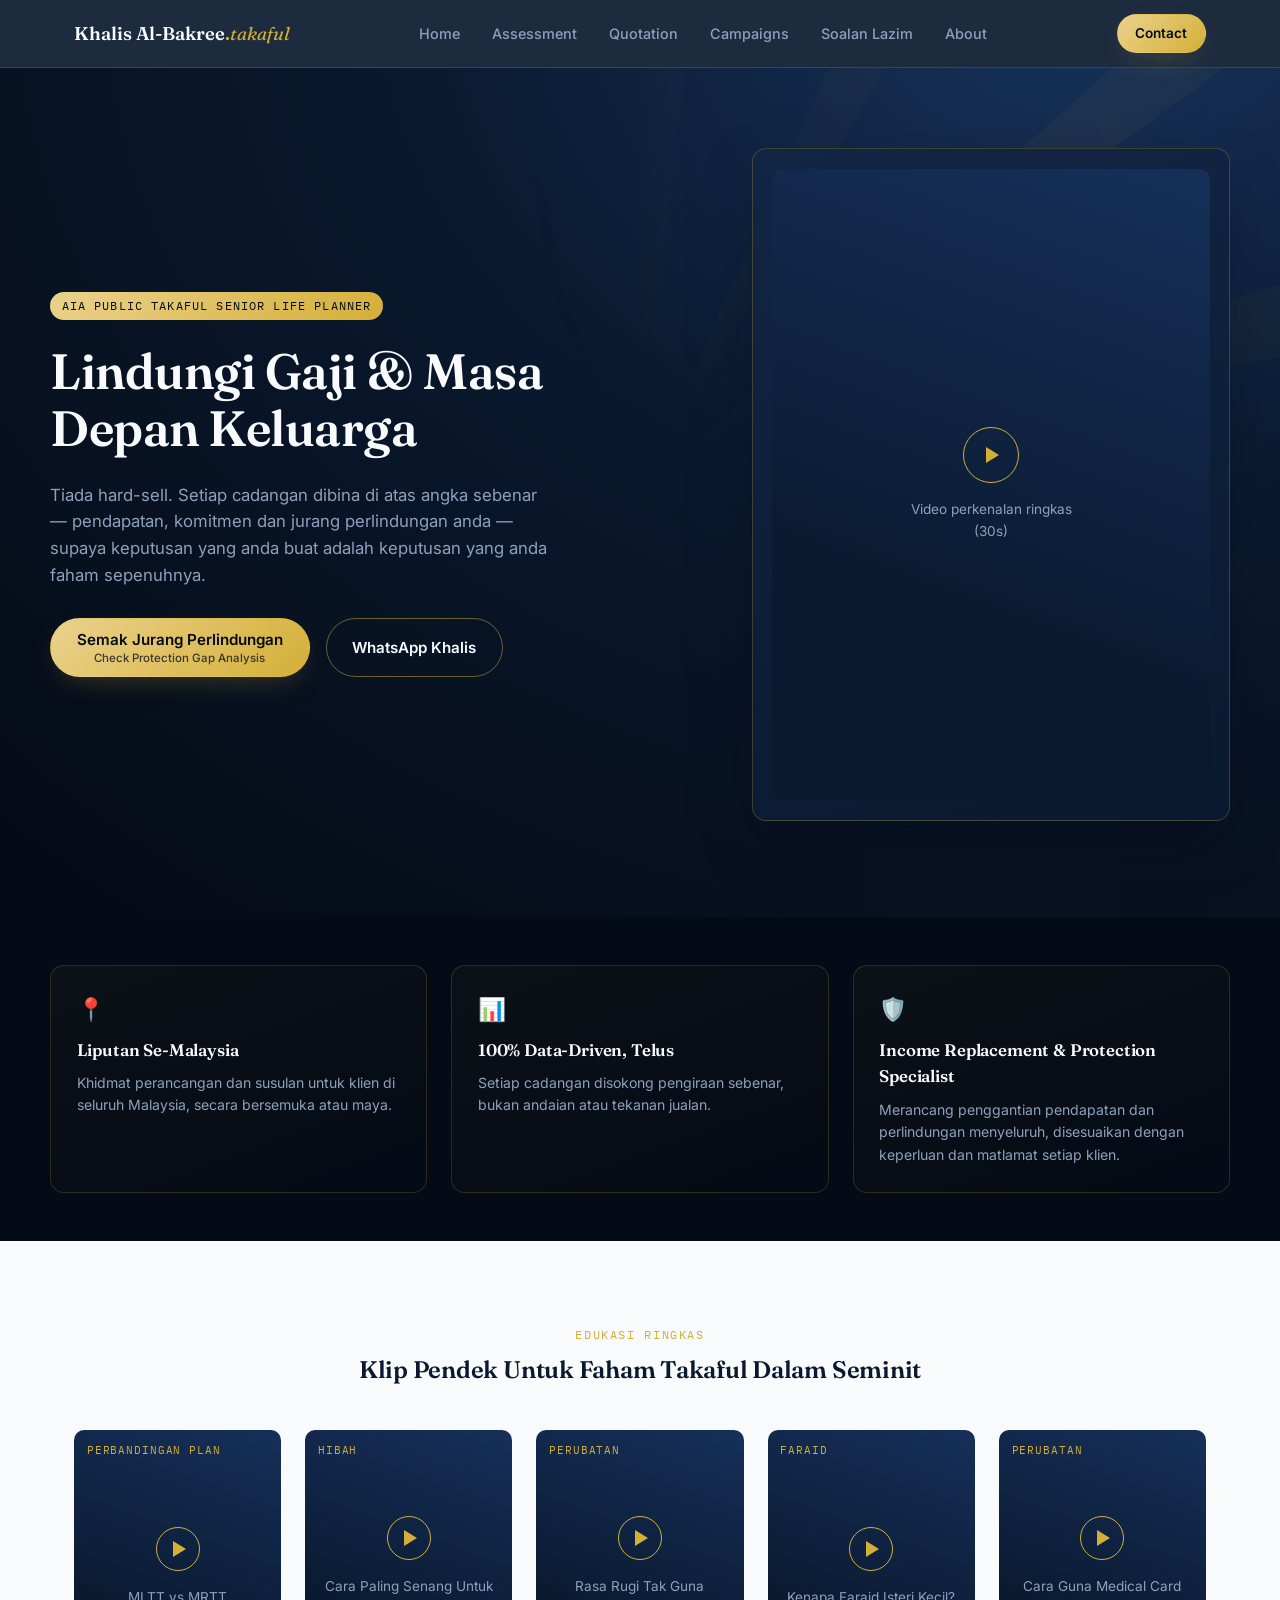
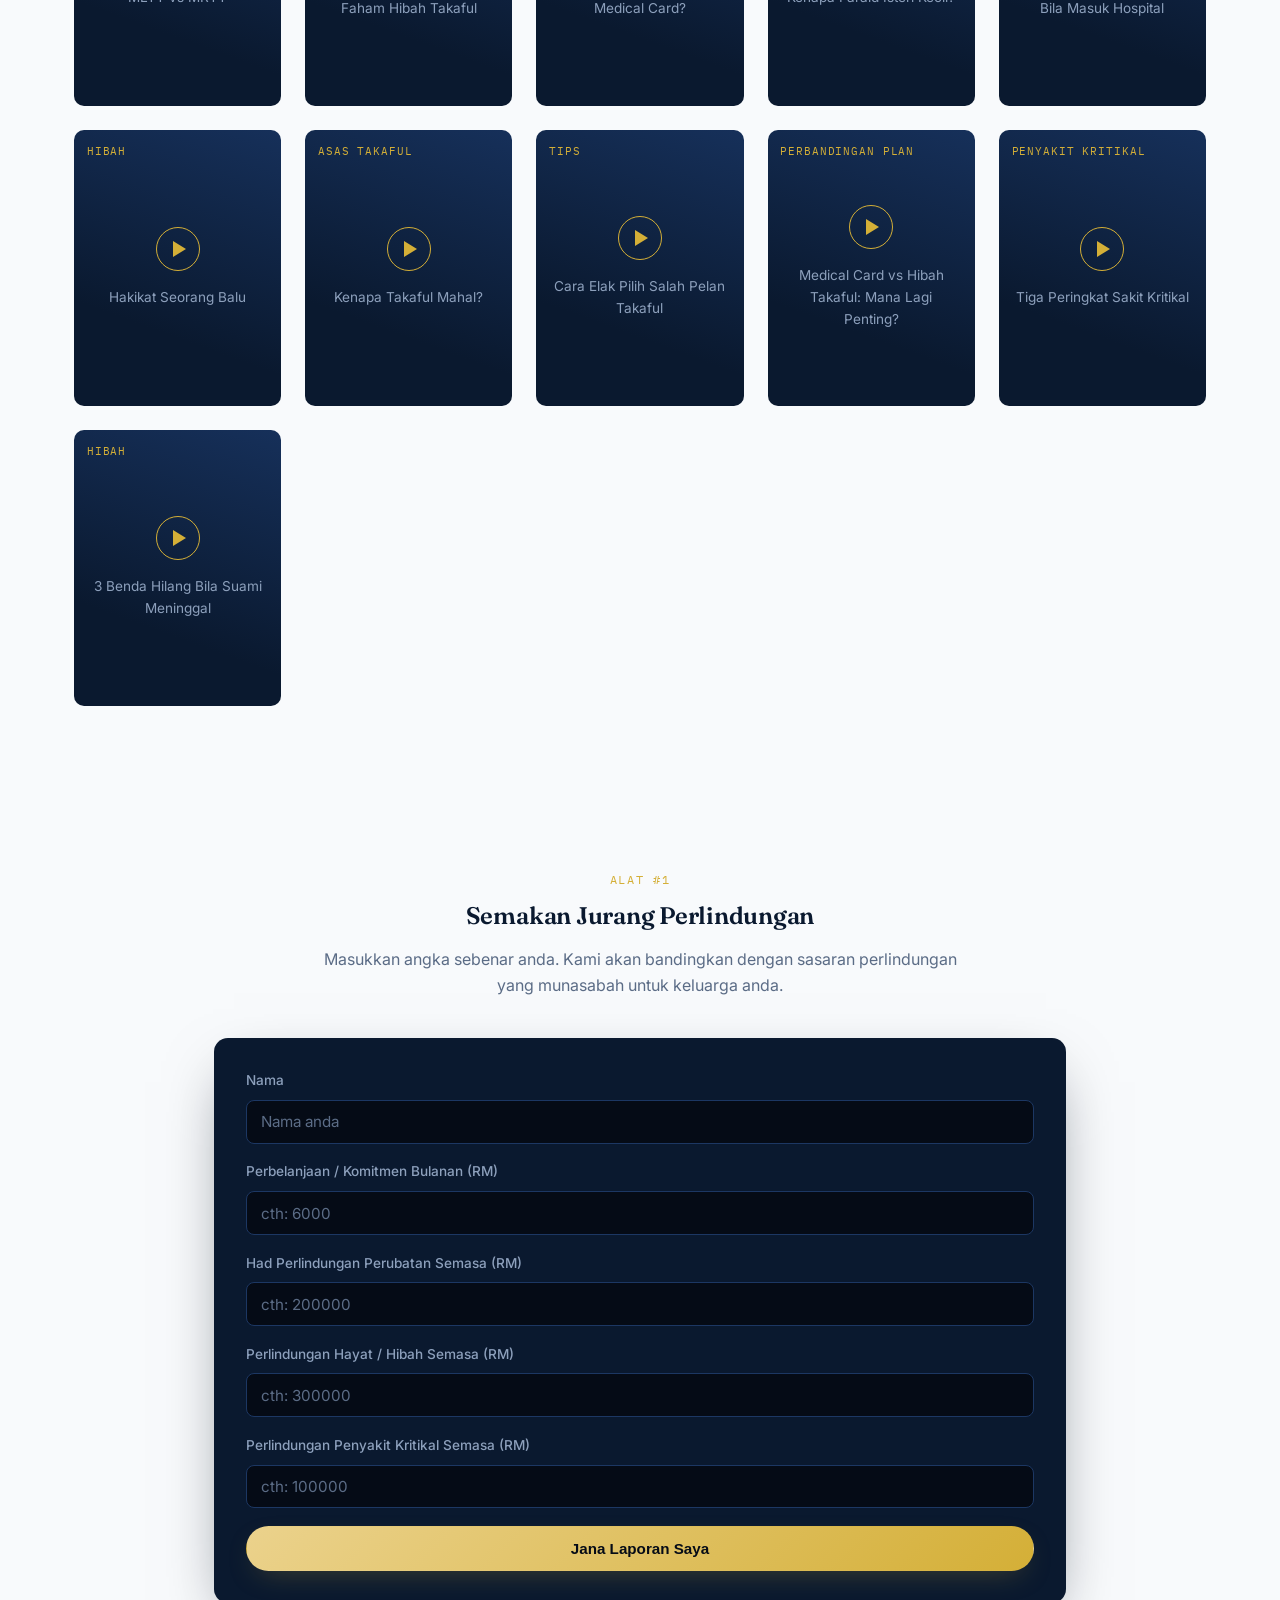
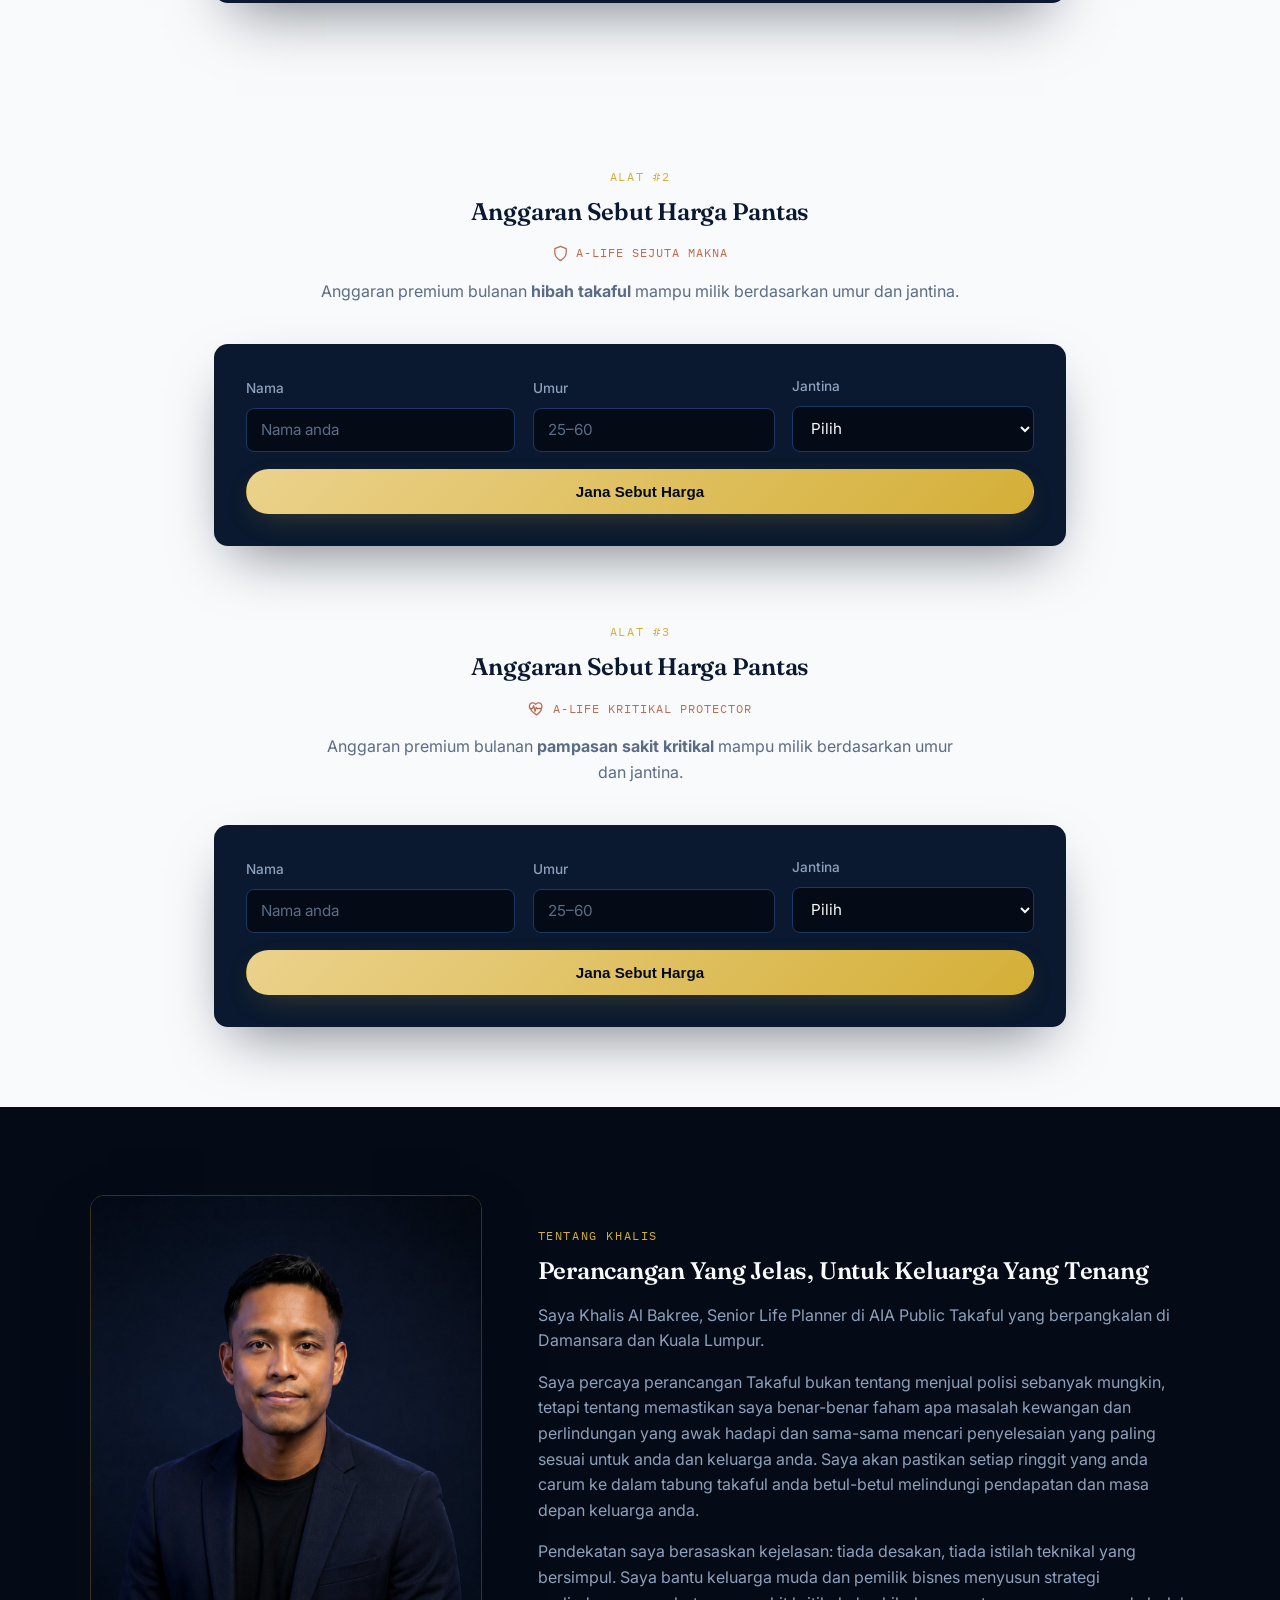
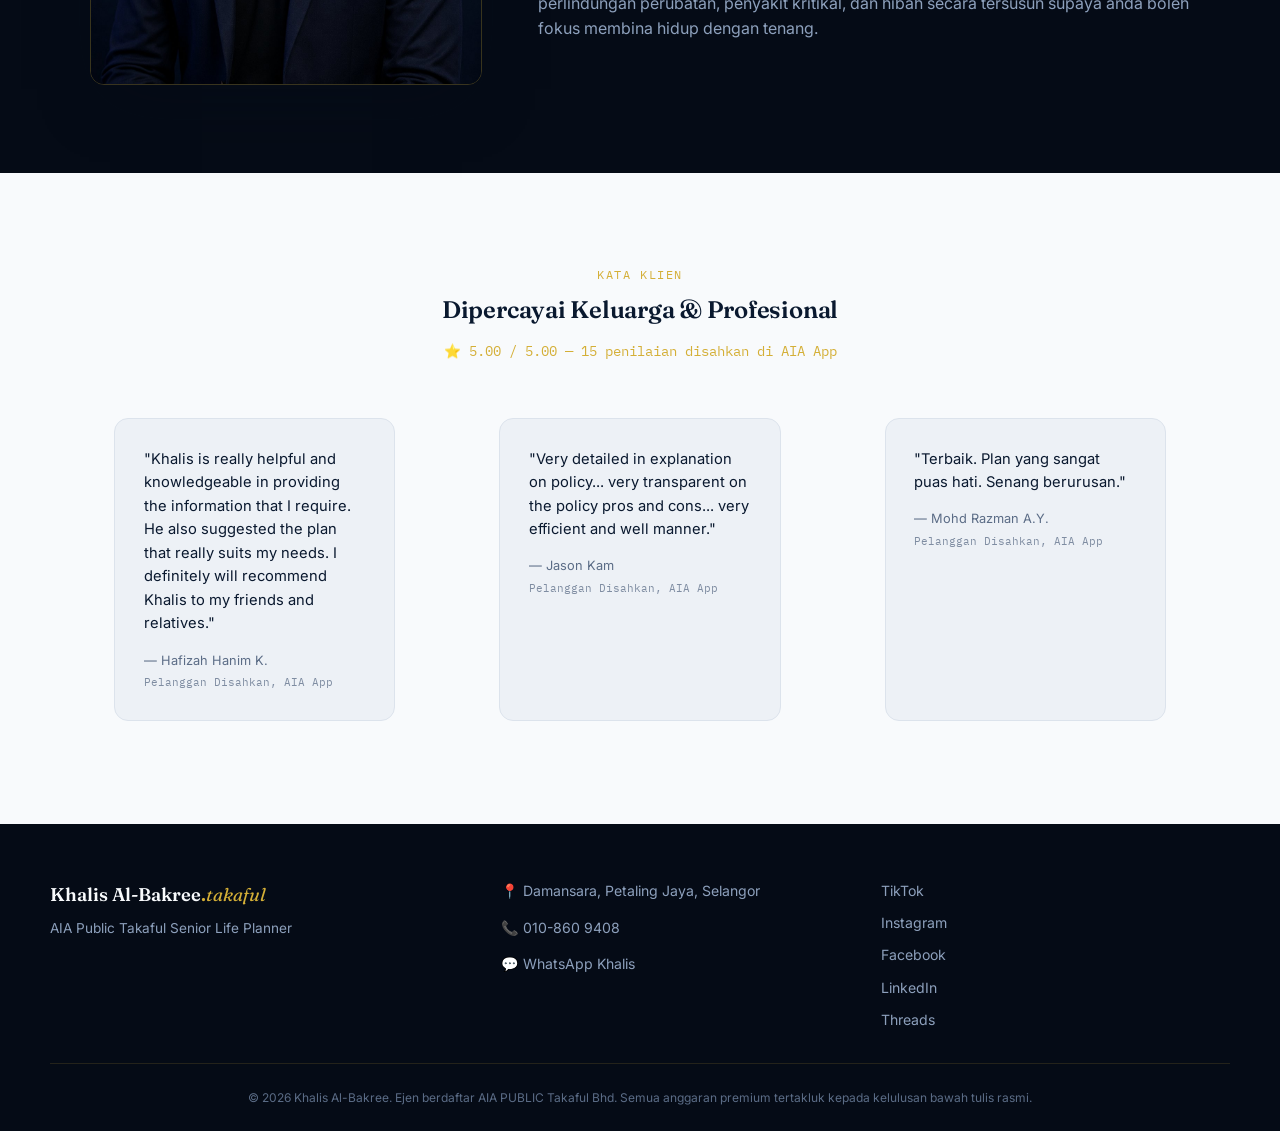
<file: index.html>
<!DOCTYPE html>
<html lang="ms">
<head>
<meta charset="UTF-8">
<meta name="viewport" content="width=device-width, initial-scale=1.0">
<title>Khalis Al-Bakree | AIA Public Takaful Senior Life Planner — Malaysia</title>
<meta name="description" content="Lindungi gaji dan masa depan keluarga anda dengan kaedah mudah, telus dan data-driven bersama Khalis Al-Bakree, AIA Public Takaful Senior Life Planner yang berkhidmat di seluruh Malaysia.">
<link rel="canonical" href="https://khalis-the-creator.github.io/Khalis-Takaful-Website/">

<!-- Open Graph / social share preview -->
<meta property="og:type" content="website">
<meta property="og:site_name" content="Khalis Al-Bakree — AIA Public Takaful">
<meta property="og:title" content="Khalis Al-Bakree | AIA Public Takaful Senior Life Planner">
<meta property="og:description" content="Lindungi gaji dan masa depan keluarga anda dengan kaedah mudah, telus dan data-driven bersama Khalis Al-Bakree, AIA Public Takaful Senior Life Planner yang berkhidmat di seluruh Malaysia.">
<meta property="og:url" content="https://khalis-the-creator.github.io/Khalis-Takaful-Website/">
<meta property="og:image" content="https://khalis-the-creator.github.io/Khalis-Takaful-Website/khalis-portrait.jpg">
<meta property="og:locale" content="ms_MY">

<!-- Twitter Card -->
<meta name="twitter:card" content="summary_large_image">
<meta name="twitter:title" content="Khalis Al-Bakree | AIA Public Takaful Senior Life Planner">
<meta name="twitter:description" content="Lindungi gaji dan masa depan keluarga anda dengan kaedah mudah, telus dan data-driven bersama Khalis Al-Bakree.">
<meta name="twitter:image" content="https://khalis-the-creator.github.io/Khalis-Takaful-Website/khalis-portrait.jpg">

<link rel="preconnect" href="https://fonts.googleapis.com">
<link rel="preconnect" href="https://fonts.gstatic.com" crossorigin>
<link href="https://fonts.googleapis.com/css2?family=Fraunces:opsz,wght@9..144,400;9..144,500;9..144,600;9..144,700&family=Inter:wght@400;500;600;700&family=IBM+Plex+Mono:wght@400;500;600&display=swap" rel="stylesheet">
<link rel="stylesheet" href="style.css">
<script type="application/ld+json">
{
  "@context": "https://schema.org",
  "@type": "FinancialService",
  "name": "Khalis Al-Bakree — AIA Public Takaful",
  "image": "https://khalis-the-creator.github.io/Khalis-Takaful-Website/khalis-portrait.jpg",
  "priceRange": "RM",
  "telephone": "+60108609408",
  "address": {
    "@type": "PostalAddress",
    "addressLocality": "Damansara, Petaling Jaya",
    "addressRegion": "Selangor",
    "addressCountry": "MY"
  },
  "areaServed": "MY",
  "description": "AIA Public Takaful Senior Life Planner specialising in income replacement and protection planning for professionals and high-net-worth individuals throughout Malaysia."
}
</script>
</head>
<body>

<!-- ============ HEADER ============ -->
<header class="site-header" id="top">
  <div class="header-inner">
    <a href="#top" class="logo">Khalis Al-Bakree<span class="logo-dot">.</span><span class="logo-accent">takaful</span></a>
    <nav class="main-nav" id="mainNav">
      <a href="#home">Home</a>
      <a href="#assessment">Assessment</a>
      <a href="#quotation">Quotation</a>
      <a href="campaigns.html">Campaigns</a>
      <a href="soalan-lazim.html">Soalan Lazim</a>
      <a href="#about">About</a>
    </nav>
    <a class="btn btn-gold btn-small" id="headerContactBtn" href="https://wa.me/60108609408" target="_blank" rel="noopener">Contact</a>
    <button class="nav-toggle" id="navToggle" aria-label="Buka menu" aria-expanded="false">
      <span></span><span></span><span></span>
    </button>
  </div>
</header>

<main>

<!-- ============ HERO ============ -->
<section class="hero" id="home">
  <div class="hero-motif" aria-hidden="true"></div>
  <div class="hero-inner">
    <div class="hero-copy">
      <span class="badge">AIA Public Takaful Senior Life Planner</span>
      <h1>Lindungi Gaji &amp; Masa Depan Keluarga</h1>
      <p class="hero-sub">Tiada hard-sell. Setiap cadangan dibina di atas angka sebenar — pendapatan, komitmen dan jurang perlindungan anda — supaya keputusan yang anda buat adalah keputusan yang anda faham sepenuhnya.</p>
      <div class="hero-cta">
        <a href="#assessment" class="btn btn-gold btn-bilingual">Semak Jurang Perlindungan<span class="btn-sub">Check Protection Gap Analysis</span></a>
        <a href="https://wa.me/60108609408?text=Hi%20Khalis%2C%20saya%20berminat%20untuk%20berbincang%20tentang%20perlindungan%20takaful%20saya." target="_blank" rel="noopener" class="btn btn-outline">WhatsApp Khalis</a>
      </div>
    </div>
    <div class="hero-video-card">
      <div class="video-placeholder" data-video-title="Salam perkenalan — 30 saat">
        <div class="play-ring"><span class="play-triangle"></span></div>
        <p>Video perkenalan ringkas (30s)</p>
      </div>
    </div>
  </div>
</section>

<!-- ============ AUTHORITY STRIP ============ -->
<section class="authority-strip">
  <div class="strip-inner">
    <div class="metric-card">
      <span class="metric-icon">📍</span>
      <h3>Liputan Se-Malaysia</h3>
      <p>Khidmat perancangan dan susulan untuk klien di seluruh Malaysia, secara bersemuka atau maya.</p>
    </div>
    <div class="metric-card">
      <span class="metric-icon">📊</span>
      <h3>100% Data-Driven, Telus</h3>
      <p>Setiap cadangan disokong pengiraan sebenar, bukan andaian atau tekanan jualan.</p>
    </div>
    <div class="metric-card">
      <span class="metric-icon">🛡️</span>
      <h3>Income Replacement &amp; Protection Specialist</h3>
      <p>Merancang penggantian pendapatan dan perlindungan menyeluruh, disesuaikan dengan keperluan dan matlamat setiap klien.</p>
    </div>
  </div>
</section>

<!-- ============ VIDEO HUB ============ -->
<section class="video-hub">
  <div class="section-head">
    <span class="eyebrow">Edukasi Ringkas</span>
    <h2>Klip Pendek Untuk Faham Takaful Dalam Seminit</h2>
  </div>
  <div class="video-grid" id="videoGrid"></div>
  <p class="campaign-empty" id="videoEmpty" hidden>Video akan ditambah tidak lama lagi.</p>
</section>

<!-- ============ TOOL 1: PROTECTION GAP ASSESSMENT ============ -->
<section class="assessment" id="assessment">
  <div class="section-head">
    <span class="eyebrow">Alat #1</span>
    <h2>Semakan Jurang Perlindungan</h2>
    <p class="section-sub">Masukkan angka sebenar anda. Kami akan bandingkan dengan sasaran perlindungan yang munasabah untuk keluarga anda.</p>
  </div>

  <div class="tool-panel">
    <form id="assessmentForm" class="tool-form">
      <label>Nama
        <input type="text" id="a-name" placeholder="Nama anda" required>
      </label>
      <label>Perbelanjaan / Komitmen Bulanan (RM)
        <input type="number" id="a-expenses" min="0" step="50" placeholder="cth: 6000" required>
      </label>
      <label>Had Perlindungan Perubatan Semasa (RM)
        <input type="number" id="a-medical" min="0" step="1000" placeholder="cth: 200000" required>
      </label>
      <label>Perlindungan Hayat / Hibah Semasa (RM)
        <input type="number" id="a-life" min="0" step="1000" placeholder="cth: 300000" required>
      </label>
      <label>Perlindungan Penyakit Kritikal Semasa (RM)
        <input type="number" id="a-ci" min="0" step="1000" placeholder="cth: 100000" required>
      </label>
      <button type="submit" class="btn btn-gold btn-full">Jana Laporan Saya</button>
    </form>

    <div class="tool-results" id="assessmentResults" hidden>
      <h3>Laporan Jurang Perlindungan — <span id="resultName"></span></h3>

      <div class="gap-row">
        <div class="gap-label"><span id="medIcon"></span> Perubatan <span class="target-note">(Sasaran: RM1,000,000)</span></div>
        <div class="progress-track"><div class="progress-fill" id="medBar"></div></div>
        <div class="gap-figures"><span id="medPct"></span>% dicapai · Jurang: RM<span id="medGap"></span></div>
      </div>

      <div class="gap-row">
        <div class="gap-label"><span id="lifeIcon"></span> Hayat / Hibah <span class="target-note">(Sasaran: 10 tahun perbelanjaan)</span></div>
        <div class="progress-track"><div class="progress-fill" id="lifeBar"></div></div>
        <div class="gap-figures"><span id="lifePct"></span>% dicapai · Jurang: RM<span id="lifeGap"></span></div>
      </div>

      <div class="gap-row">
        <div class="gap-label"><span id="ciIcon"></span> Penyakit Kritikal <span class="target-note">(Sasaran: 5 tahun perbelanjaan)</span></div>
        <div class="progress-track"><div class="progress-fill" id="ciBar"></div></div>
        <div class="gap-figures"><span id="ciPct"></span>% dicapai · Jurang: RM<span id="ciGap"></span></div>
      </div>

      <div class="total-gap">
        Jumlah Jurang Perlindungan: <strong>RM<span id="totalGap"></span></strong>
      </div>

      <a href="#" id="assessmentWhatsapp" target="_blank" rel="noopener" class="btn btn-gold btn-full">Hantar Laporan Ini ke WhatsApp Khalis</a>
      <p class="disclaimer">Pengiraan ini adalah anggaran umum untuk tujuan perancangan awal sahaja dan tidak mewakili nasihat kewangan muktamad.</p>
    </div>
  </div>
</section>

<!-- ============ TOOL 2: QUICK QUOTE CALCULATOR ============ -->
<section class="quotation" id="quotation">
  <div class="section-head">
    <span class="eyebrow">Alat #2</span>
    <h2>Anggaran Sebut Harga Pantas</h2>
    <div class="plan-badge-row">
      <svg class="plan-icon" viewBox="0 0 24 24" fill="none" xmlns="http://www.w3.org/2000/svg" aria-hidden="true">
        <path d="M12 2l8 3v6c0 5-3.5 8.5-8 11-4.5-2.5-8-6-8-11V5l8-3z" stroke="currentColor" stroke-width="1.8" stroke-linejoin="round"/>
      </svg>
      <span class="plan-badge">A-Life Sejuta Makna</span>
    </div>
    <p class="section-sub">Anggaran premium bulanan <strong>hibah takaful</strong> mampu milik berdasarkan umur dan jantina.</p>
  </div>

  <form id="quoteForm" class="tool-form quote-form">
    <label>Nama
      <input type="text" id="q-name" placeholder="Nama anda" required>
    </label>
    <label>Umur
      <input type="number" id="q-age" min="25" max="60" placeholder="25–60" required>
    </label>
    <label>Jantina
      <select id="q-gender" required>
        <option value="">Pilih</option>
        <option value="male">Lelaki</option>
        <option value="female">Perempuan</option>
      </select>
    </label>
    <button type="submit" class="btn btn-gold btn-full">Jana Sebut Harga</button>
  </form>
  <p class="age-warning" id="ageWarning" hidden>Sila masukkan umur di antara 25 hingga 60 tahun.</p>

  <div class="pricing-grid" id="pricingGrid" hidden>
    <div class="pricing-card" data-plan="basic">
      <span class="plan-tag">Basic</span>
      <h3>RM350,000 Hibah</h3>
      <p class="premium"><span class="premium-figure" id="premBasic"></span> <span class="premium-unit">/ bulan</span></p>
      <a href="#" class="btn btn-gold btn-full plan-wa-btn" data-plan="basic" target="_blank" rel="noopener">Pilih Pakej Ini · WhatsApp</a>
    </div>
    <div class="pricing-card featured" data-plan="standard">
      <span class="plan-tag">Standard</span>
      <h3>RM500,000 Hibah</h3>
      <p class="premium"><span class="premium-figure" id="premStandard"></span> <span class="premium-unit">/ bulan</span></p>
      <a href="#" class="btn btn-gold btn-full plan-wa-btn" data-plan="standard" target="_blank" rel="noopener">Pilih Pakej Ini · WhatsApp</a>
    </div>
    <div class="pricing-card" data-plan="premium">
      <span class="plan-tag">Premium</span>
      <h3>RM1,000,000 Hibah</h3>
      <p class="premium"><span class="premium-figure" id="premPremium"></span> <span class="premium-unit">/ bulan</span></p>
      <a href="#" class="btn btn-gold btn-full plan-wa-btn" data-plan="premium" target="_blank" rel="noopener">Pilih Pakej Ini · WhatsApp</a>
    </div>
  </div>
  <p class="disclaimer" id="quoteDisclaimer" hidden>Anggaran premium ini adalah untuk tujuan indikatif sahaja dan tertakluk kepada penilaian bawah tulis (underwriting) rasmi oleh AIA PUBLIC Takaful Bhd.</p>

  <!-- ============ KRITIKAL PROTECTOR TOOL ============ -->
  <div class="kritikal-tool">
    <div class="section-head">
      <span class="eyebrow">Alat #3</span>
      <h2>Anggaran Sebut Harga Pantas</h2>
      <div class="plan-badge-row">
        <svg class="plan-icon" viewBox="0 0 24 24" fill="none" xmlns="http://www.w3.org/2000/svg" aria-hidden="true">
          <path d="M12 21s-7-4.4-9.5-9.3C1 8.5 2.2 4.8 5.8 4.1c2.1-.4 4 .6 5 2.1 1-1.5 2.9-2.5 5-2.1 3.6.7 4.8 4.4 3.3 7.6C19 16.6 12 21 12 21z" stroke="currentColor" stroke-width="1.8" stroke-linejoin="round"/>
          <path d="M3.5 12h3l1.5-4 2 8 1.5-5.5 1.3 1.5h5.2" stroke="currentColor" stroke-width="1.8" stroke-linecap="round" stroke-linejoin="round"/>
        </svg>
        <span class="plan-badge">A-Life Kritikal Protector</span>
      </div>
      <p class="section-sub">Anggaran premium bulanan <strong>pampasan sakit kritikal</strong> mampu milik berdasarkan umur dan jantina.</p>
    </div>

    <form id="kritikalForm" class="tool-form quote-form">
      <label>Nama
        <input type="text" id="k-name" placeholder="Nama anda" required>
      </label>
      <label>Umur
        <input type="number" id="k-age" min="25" max="60" placeholder="25–60" required>
      </label>
      <label>Jantina
        <select id="k-gender" required>
          <option value="">Pilih</option>
          <option value="male">Lelaki</option>
          <option value="female">Perempuan</option>
        </select>
      </label>
      <button type="submit" class="btn btn-gold btn-full">Jana Sebut Harga</button>
    </form>
    <p class="age-warning" id="kritikalAgeWarning" hidden>Sila masukkan umur di antara 25 hingga 60 tahun.</p>

    <div class="pricing-grid" id="kritikalPricingGrid" hidden>
      <div class="pricing-card" data-plan="basic">
        <span class="plan-tag">Basic</span>
        <h3 id="kritikalTitleBasic"></h3>
        <p class="premium"><span class="premium-figure" id="kritikalPremBasic"></span> <span class="premium-unit">/ bulan</span></p>
        <a href="#" class="btn btn-gold btn-full kritikal-wa-btn" data-plan="basic" target="_blank" rel="noopener">Pilih Pakej Ini · WhatsApp</a>
      </div>
      <div class="pricing-card featured" data-plan="standard">
        <span class="plan-tag">Standard</span>
        <h3 id="kritikalTitleStandard"></h3>
        <p class="premium"><span class="premium-figure" id="kritikalPremStandard"></span> <span class="premium-unit">/ bulan</span></p>
        <a href="#" class="btn btn-gold btn-full kritikal-wa-btn" data-plan="standard" target="_blank" rel="noopener">Pilih Pakej Ini · WhatsApp</a>
      </div>
      <div class="pricing-card" data-plan="premium">
        <span class="plan-tag">Premium</span>
        <h3 id="kritikalTitlePremium"></h3>
        <p class="premium"><span class="premium-figure" id="kritikalPremPremium"></span> <span class="premium-unit">/ bulan</span></p>
        <a href="#" class="btn btn-gold btn-full kritikal-wa-btn" data-plan="premium" target="_blank" rel="noopener">Pilih Pakej Ini · WhatsApp</a>
      </div>
    </div>
    <p class="disclaimer" id="kritikalDisclaimer" hidden>Anggaran premium ini adalah untuk tujuan indikatif sahaja (kadar bukan perokok) dan tertakluk kepada penilaian bawah tulis (underwriting) rasmi oleh AIA PUBLIC Takaful Bhd.</p>
  </div>
</section>


<!-- ============ ABOUT ============ -->
<section class="about" id="about">
  <div class="about-inner">
    <img class="about-portrait" src="khalis-portrait.jpg" alt="Khalis Al-Bakree, AIA Public Takaful Senior Life Planner">
    <div class="about-copy">
      <span class="eyebrow">Tentang Khalis</span>
      <h2>Perancangan Yang Jelas, Untuk Keluarga Yang Tenang</h2>
      <p>Saya Khalis Al Bakree, Senior Life Planner di AIA Public Takaful yang berpangkalan di Damansara dan Kuala Lumpur.</p>
      <p>Saya percaya perancangan Takaful bukan tentang menjual polisi sebanyak mungkin, tetapi tentang memastikan saya benar-benar faham apa masalah kewangan dan perlindungan yang awak hadapi dan sama-sama mencari penyelesaian yang paling sesuai untuk anda dan keluarga anda. Saya akan pastikan setiap ringgit yang anda carum ke dalam tabung takaful anda betul-betul melindungi pendapatan dan masa depan keluarga anda.</p>
      <p>Pendekatan saya berasaskan kejelasan: tiada desakan, tiada istilah teknikal yang bersimpul. Saya bantu keluarga muda dan pemilik bisnes menyusun strategi perlindungan perubatan, penyakit kritikal, dan hibah secara tersusun supaya anda boleh fokus membina hidup dengan tenang.</p>
    </div>
  </div>
</section>

<!-- ============ TESTIMONIALS ============ -->
<section class="testimonials">
  <div class="section-head">
    <span class="eyebrow">Kata Klien</span>
    <h2>Dipercayai Keluarga &amp; Profesional</h2>
    <p class="rating-badge">⭐ 5.00 / 5.00 — 15 penilaian disahkan di AIA App</p>
  </div>
  <div class="testimonial-grid">
    <blockquote class="testimonial-card">
      <p>"Khalis is really helpful and knowledgeable in providing the information that I require. He also suggested the plan that really suits my needs. I definitely will recommend Khalis to my friends and relatives."</p>
      <cite>— Hafizah Hanim K. <span class="verified-tag">Pelanggan Disahkan, AIA App</span></cite>
    </blockquote>
    <blockquote class="testimonial-card">
      <p>"Very detailed in explanation on policy... very transparent on the policy pros and cons... very efficient and well manner."</p>
      <cite>— Jason Kam <span class="verified-tag">Pelanggan Disahkan, AIA App</span></cite>
    </blockquote>
    <blockquote class="testimonial-card">
      <p>"Terbaik. Plan yang sangat puas hati. Senang berurusan."</p>
      <cite>— Mohd Razman A.Y. <span class="verified-tag">Pelanggan Disahkan, AIA App</span></cite>
    </blockquote>
  </div>
</section>

</main>

<!-- ============ FOOTER ============ -->
<footer class="site-footer" id="contact">
  <div class="footer-inner">
    <div class="footer-brand">
      <span class="logo">Khalis Al-Bakree<span class="logo-dot">.</span><span class="logo-accent">takaful</span></span>
      <p>AIA Public Takaful Senior Life Planner</p>
    </div>
    <div class="footer-contact">
      <p>📍 Damansara, Petaling Jaya, Selangor</p>
      <p>📞 <a href="tel:+60108609408">010-860 9408</a></p>
      <p>💬 <a href="https://wa.me/60108609408" target="_blank" rel="noopener">WhatsApp Khalis</a></p>
    </div>
    <div class="footer-social">
      <a href="https://www.tiktok.com/@khalisalbakree?_r=1&_t=ZS-99dYQrxpDvN" target="_blank" rel="noopener">TikTok</a>
      <a href="https://www.instagram.com/khalisalbakree?igsi=c2Nwd3drcGUxZGxn&utm_source=qr" target="_blank" rel="noopener">Instagram</a>
      <a href="https://www.facebook.com/share/1DFNo1LqV4/?mibextid=wwXIfr" target="_blank" rel="noopener">Facebook</a>
      <a href="https://www.linkedin.com/in/khalis-al-bakree-452933145" target="_blank" rel="noopener">LinkedIn</a>
      <a href="https://www.threads.com/@khalisalbakree" target="_blank" rel="noopener">Threads</a>
    </div>
  </div>
  <p class="footer-legal">© 2026 Khalis Al-Bakree. Ejen berdaftar AIA PUBLIC Takaful Bhd. Semua anggaran premium tertakluk kepada kelulusan bawah tulis rasmi.</p>
</footer>

<script src="videos.js"></script>
<script src="videos-render.js"></script>
<script src="script.js"></script>
<script src="kritikal-quote.js"></script>
</body>
</html>
</file>
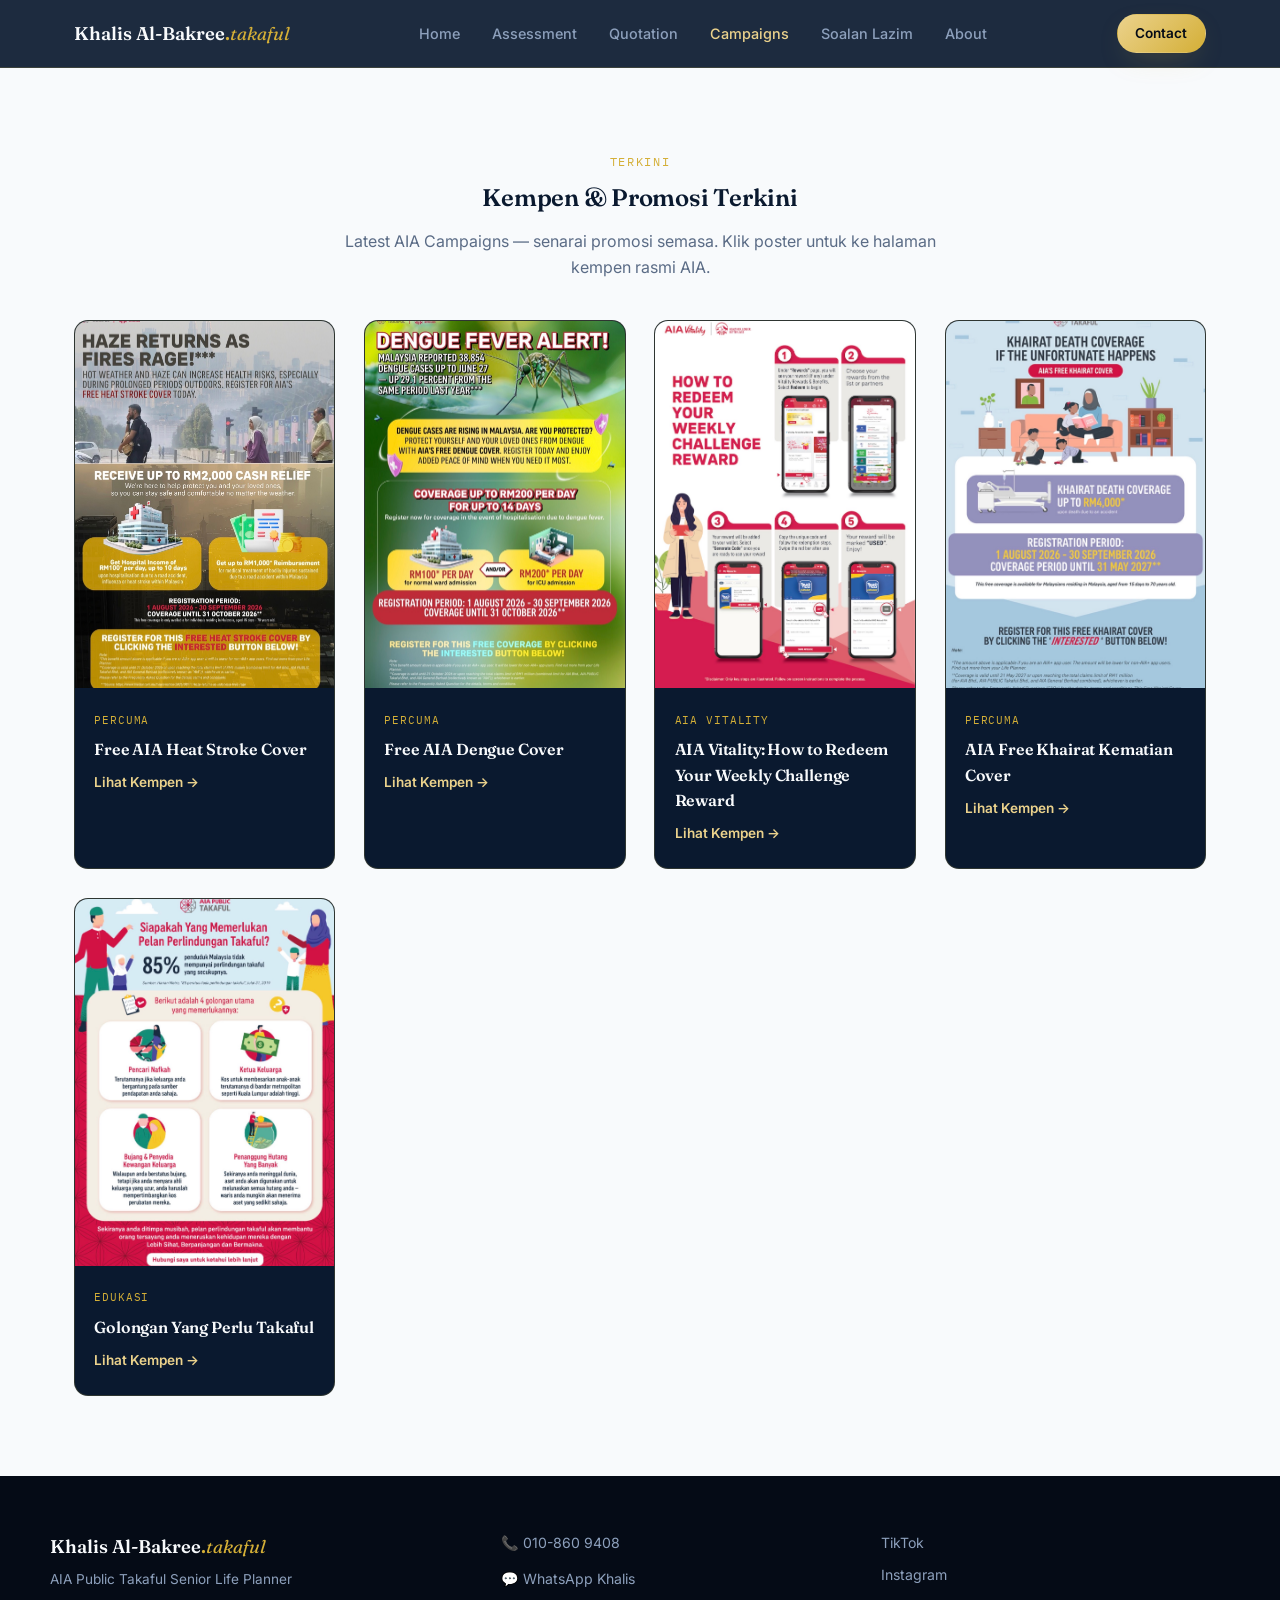
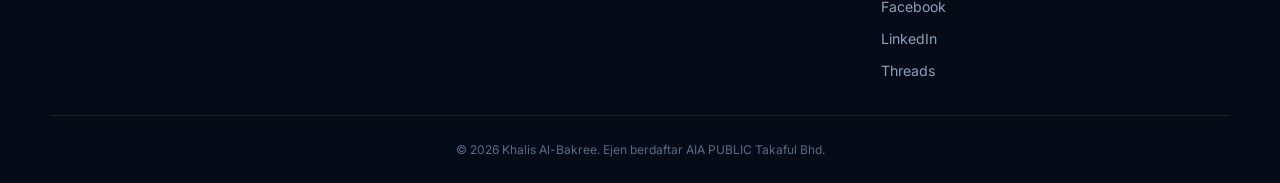
<file: campaigns.html>
<!DOCTYPE html>
<html lang="ms">
<head>
<meta charset="UTF-8">
<meta name="viewport" content="width=device-width, initial-scale=1.0">
<title>Kempen & Promosi Terkini | Khalis Al-Bakree — AIA Public Takaful</title>
<meta name="description" content="Senarai kempen dan promosi terkini AIA Public Takaful oleh Khalis Al-Bakree.">
<link rel="canonical" href="https://khalis-the-creator.github.io/Khalis-Takaful-Website/campaigns.html">

<meta property="og:type" content="website">
<meta property="og:site_name" content="Khalis Al-Bakree — AIA Public Takaful">
<meta property="og:title" content="Kempen & Promosi Terkini | Khalis Al-Bakree">
<meta property="og:description" content="Senarai kempen dan promosi terkini AIA Public Takaful oleh Khalis Al-Bakree.">
<meta property="og:url" content="https://khalis-the-creator.github.io/Khalis-Takaful-Website/campaigns.html">
<meta property="og:image" content="https://khalis-the-creator.github.io/Khalis-Takaful-Website/khalis-portrait.jpg">
<meta property="og:locale" content="ms_MY">

<meta name="twitter:card" content="summary_large_image">
<meta name="twitter:title" content="Kempen & Promosi Terkini | Khalis Al-Bakree">
<meta name="twitter:description" content="Senarai kempen dan promosi terkini AIA Public Takaful oleh Khalis Al-Bakree.">
<meta name="twitter:image" content="https://khalis-the-creator.github.io/Khalis-Takaful-Website/khalis-portrait.jpg">

<link rel="preconnect" href="https://fonts.googleapis.com">
<link rel="preconnect" href="https://fonts.gstatic.com" crossorigin>
<link href="https://fonts.googleapis.com/css2?family=Fraunces:opsz,wght@9..144,400;9..144,500;9..144,600;9..144,700&family=Inter:wght@400;500;600;700&family=IBM+Plex+Mono:wght@400;500;600&display=swap" rel="stylesheet">
<link rel="stylesheet" href="style.css">
</head>
<body>

<!-- ============ HEADER ============ -->
<header class="site-header">
  <div class="header-inner">
    <a href="index.html" class="logo">Khalis Al-Bakree<span class="logo-dot">.</span><span class="logo-accent">takaful</span></a>
    <nav class="main-nav" id="mainNav">
      <a href="index.html#home">Home</a>
      <a href="index.html#assessment">Assessment</a>
      <a href="index.html#quotation">Quotation</a>
      <a href="campaigns.html" class="nav-active">Campaigns</a>
      <a href="soalan-lazim.html">Soalan Lazim</a>
      <a href="index.html#about">About</a>
    </nav>
    <a class="btn btn-gold btn-small" href="https://wa.me/60108609408" target="_blank" rel="noopener">Contact</a>
    <button class="nav-toggle" id="navToggle" aria-label="Buka menu" aria-expanded="false">
      <span></span><span></span><span></span>
    </button>
  </div>
</header>

<main>
<section class="campaigns-page">
  <div class="section-head">
    <span class="eyebrow">Terkini</span>
    <h1>Kempen &amp; Promosi Terkini</h1>
    <p class="section-sub">Latest AIA Campaigns — senarai promosi semasa. Klik poster untuk ke halaman kempen rasmi AIA.</p>
  </div>

  <div class="campaign-grid" id="campaignGrid"></div>
  <p class="campaign-empty" id="campaignEmpty" hidden>Tiada kempen aktif buat masa ini. Sila semak semula tidak lama lagi.</p>
</section>
</main>

<!-- ============ FOOTER ============ -->
<footer class="site-footer">
  <div class="footer-inner">
    <div class="footer-brand">
      <span class="logo">Khalis Al-Bakree<span class="logo-dot">.</span><span class="logo-accent">takaful</span></span>
      <p>AIA Public Takaful Senior Life Planner</p>
    </div>
    <div class="footer-contact">
      <p>📞 <a href="tel:+60108609408">010-860 9408</a></p>
      <p>💬 <a href="https://wa.me/60108609408" target="_blank" rel="noopener">WhatsApp Khalis</a></p>
    </div>
    <div class="footer-social">
      <a href="https://www.tiktok.com/@khalisalbakree?_r=1&_t=ZS-99dYQrxpDvN" target="_blank" rel="noopener">TikTok</a>
      <a href="https://www.instagram.com/khalisalbakree?igsi=c2Nwd3drcGUxZGxn&utm_source=qr" target="_blank" rel="noopener">Instagram</a>
      <a href="https://www.facebook.com/share/1DFNo1LqV4/?mibextid=wwXIfr" target="_blank" rel="noopener">Facebook</a>
      <a href="https://www.linkedin.com/in/khalis-al-bakree-452933145" target="_blank" rel="noopener">LinkedIn</a>
      <a href="https://www.threads.com/@khalisalbakree" target="_blank" rel="noopener">Threads</a>
    </div>
  </div>
  <p class="footer-legal">© 2026 Khalis Al-Bakree. Ejen berdaftar AIA PUBLIC Takaful Bhd.</p>
</footer>

<script src="campaigns.js"></script>
<script src="campaigns-render.js"></script>
</body>
</html>
</file>
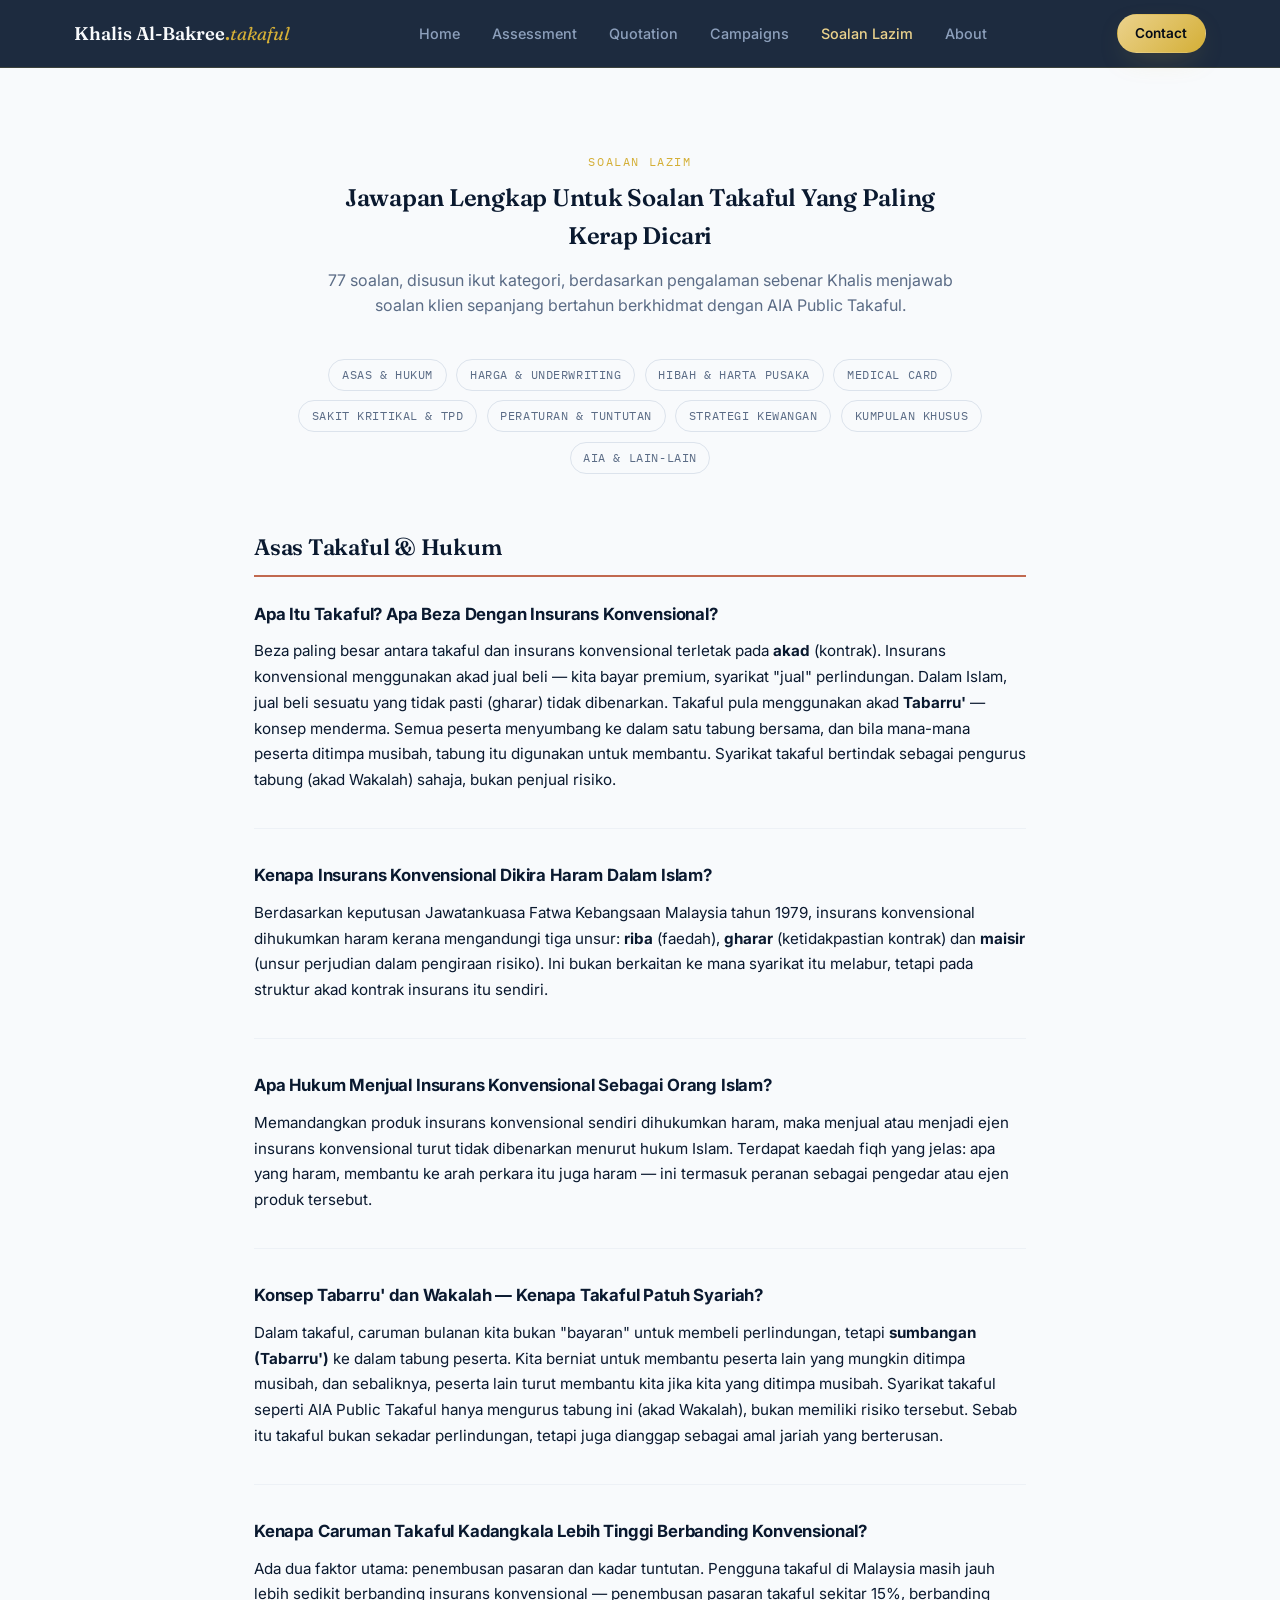
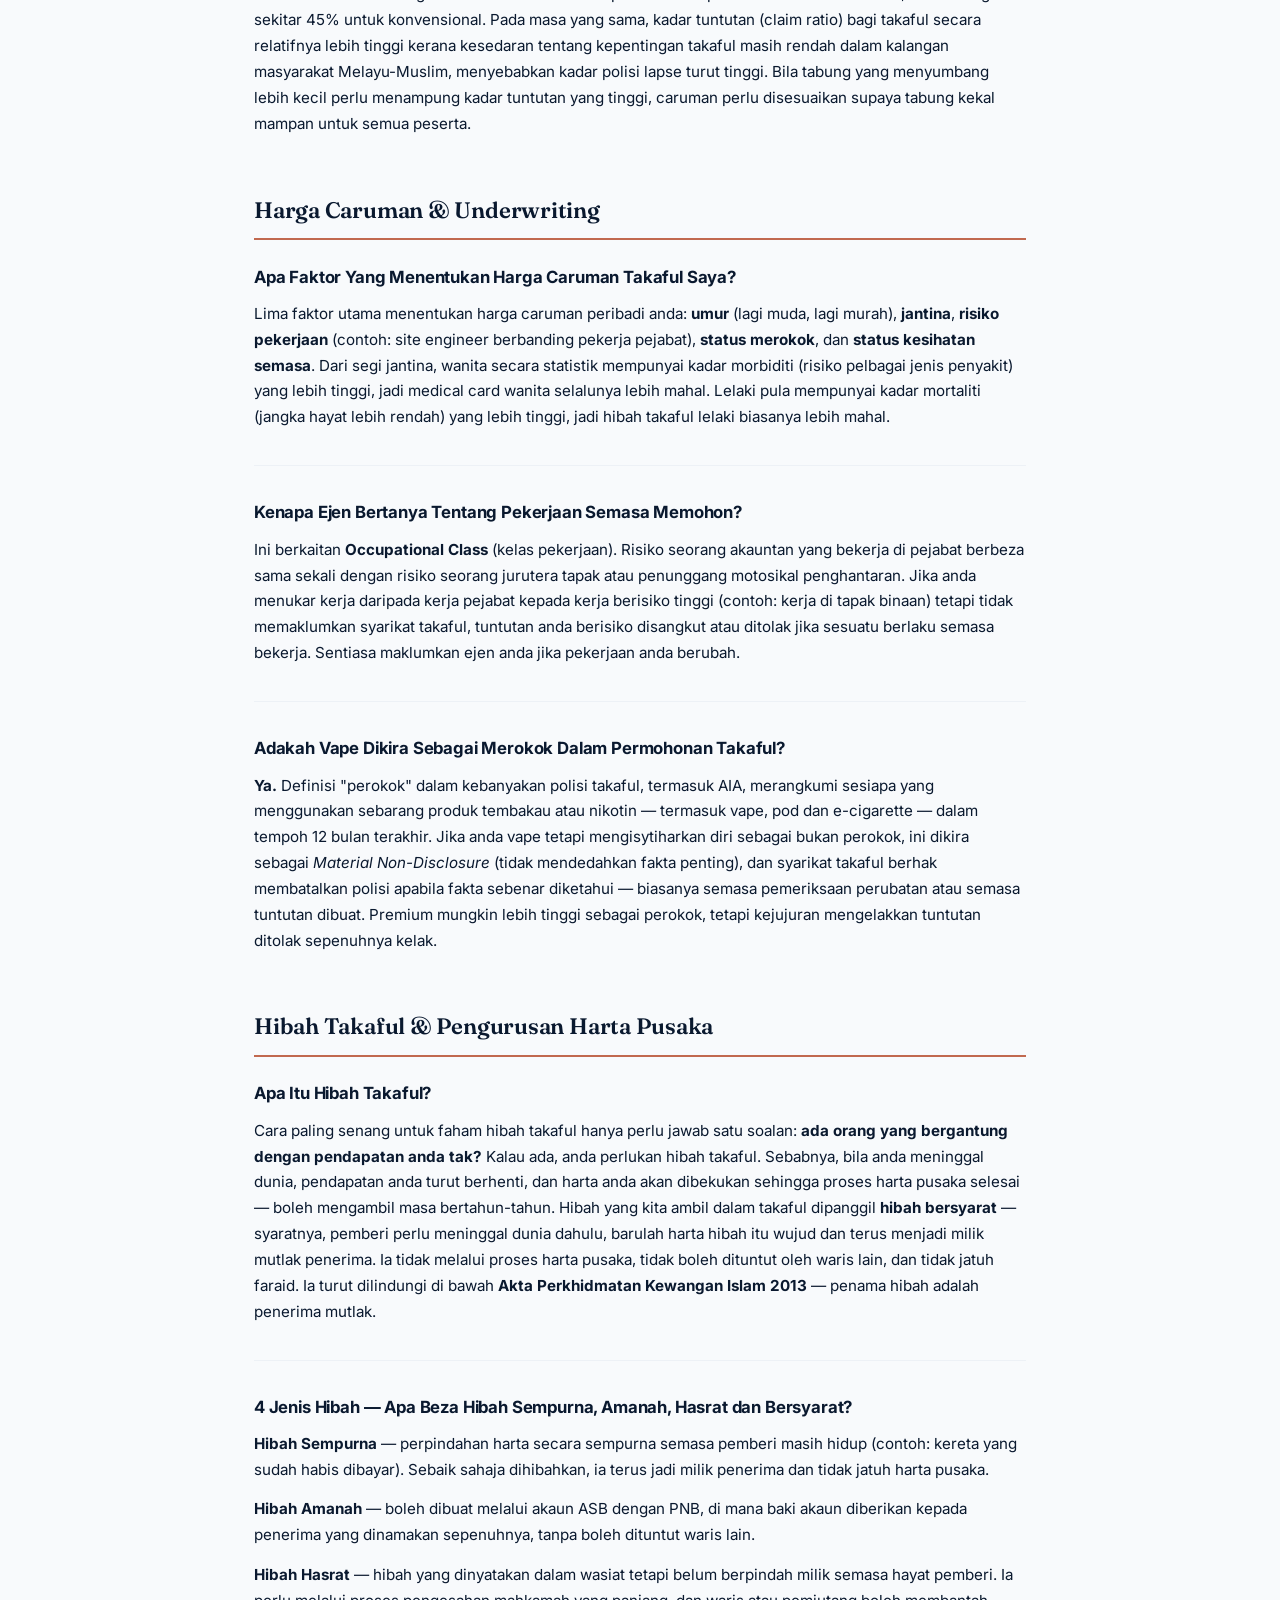
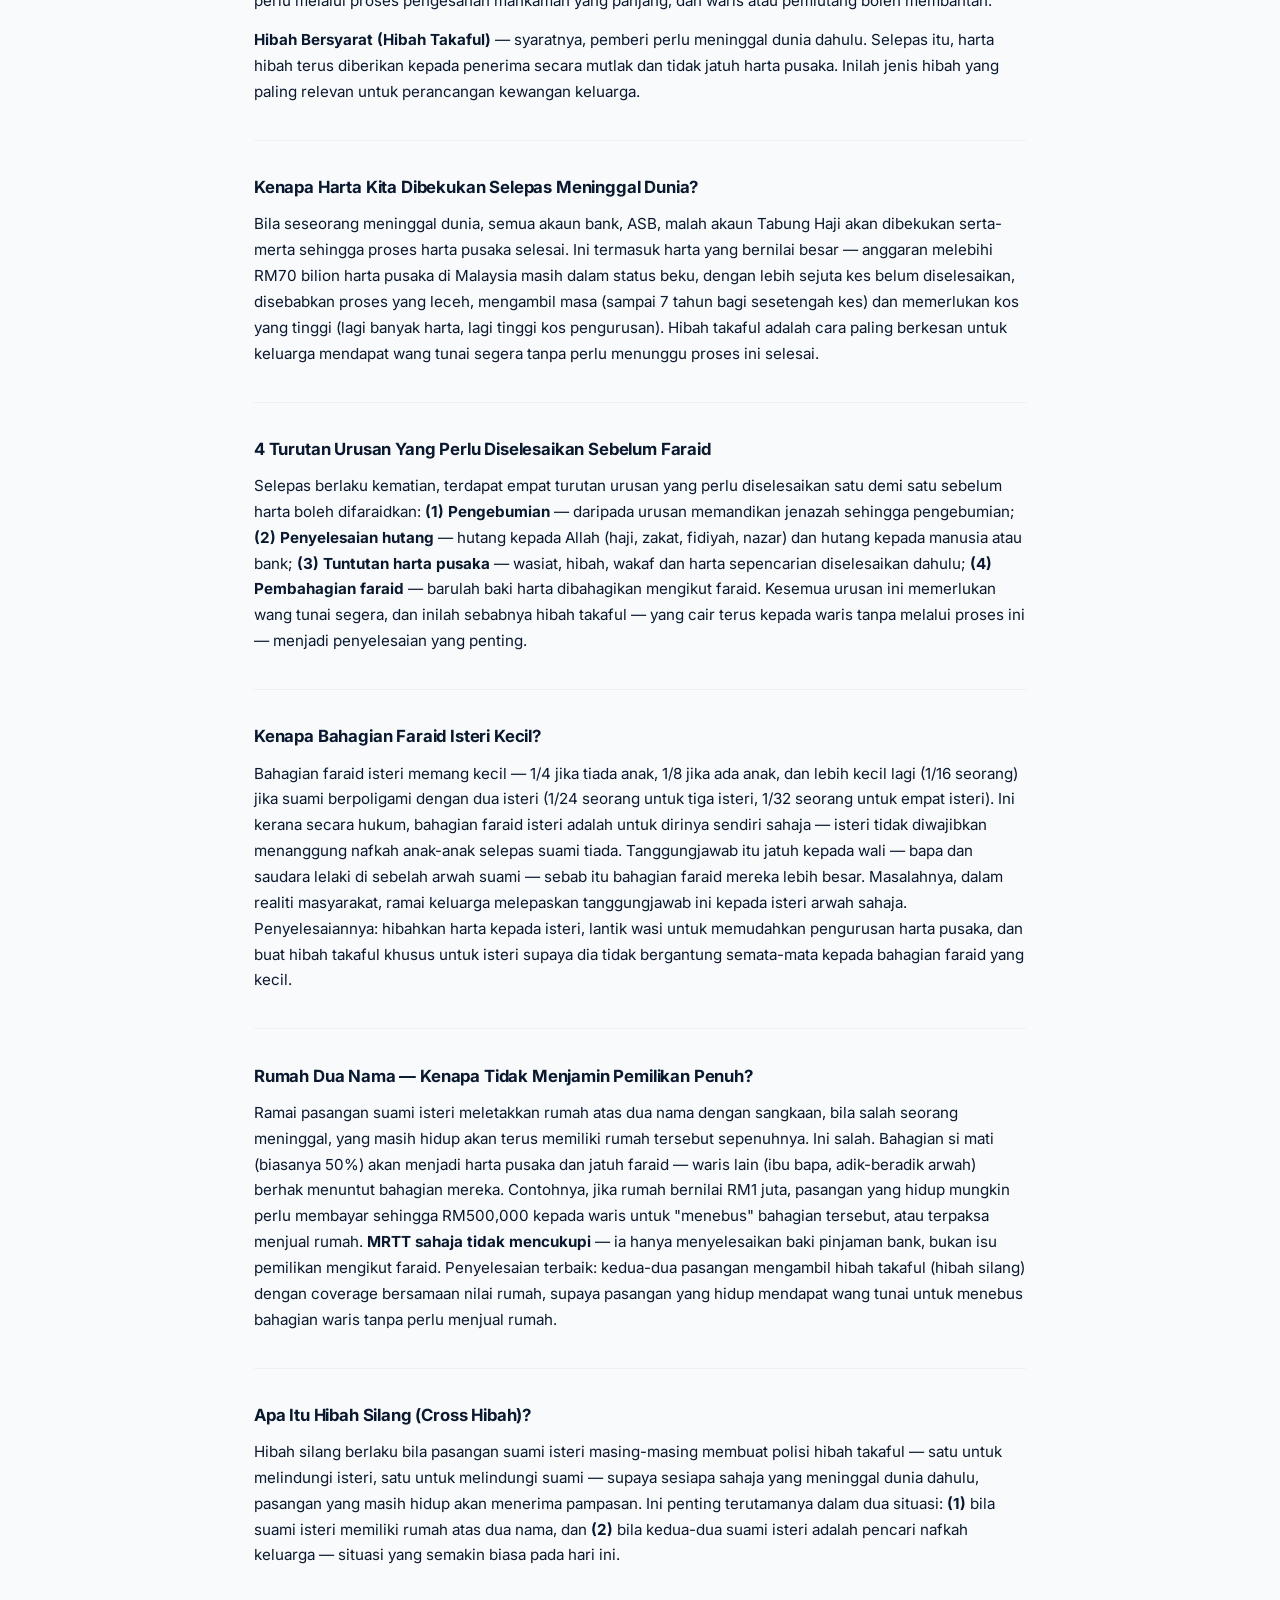
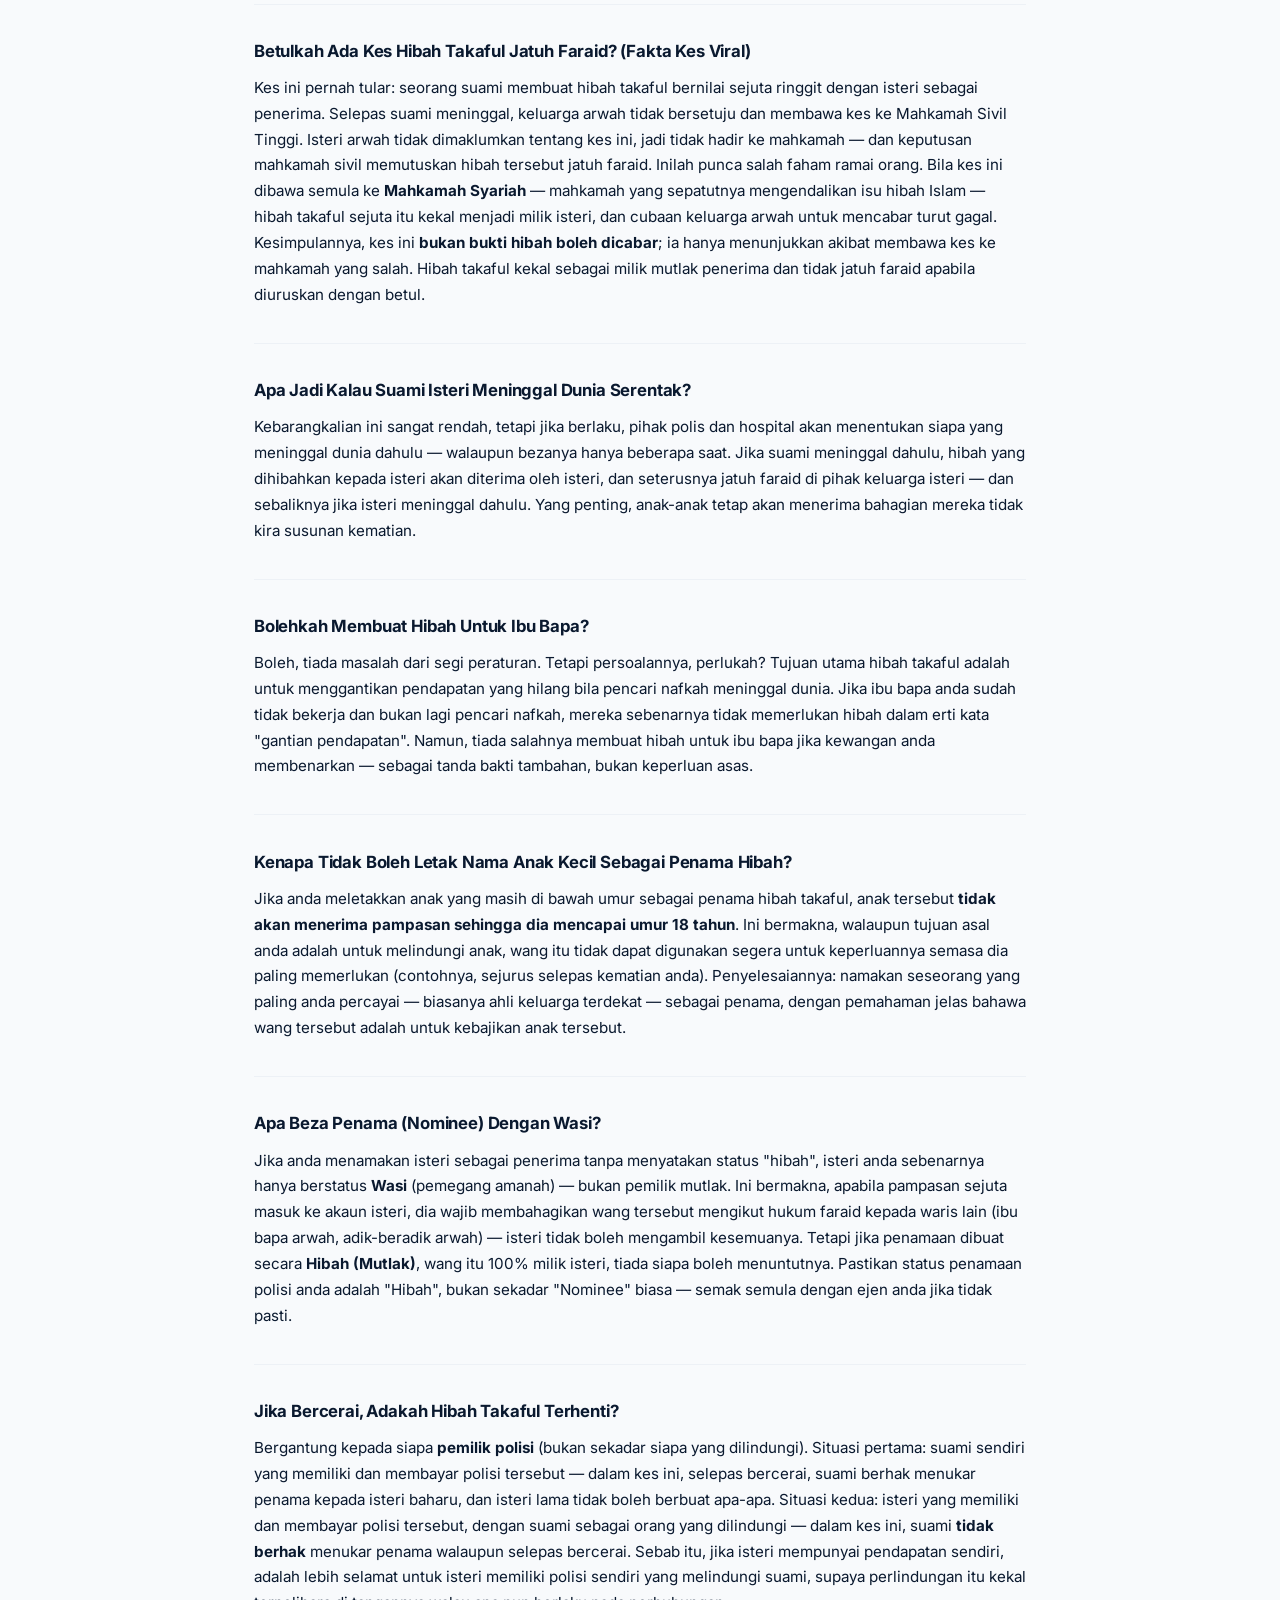
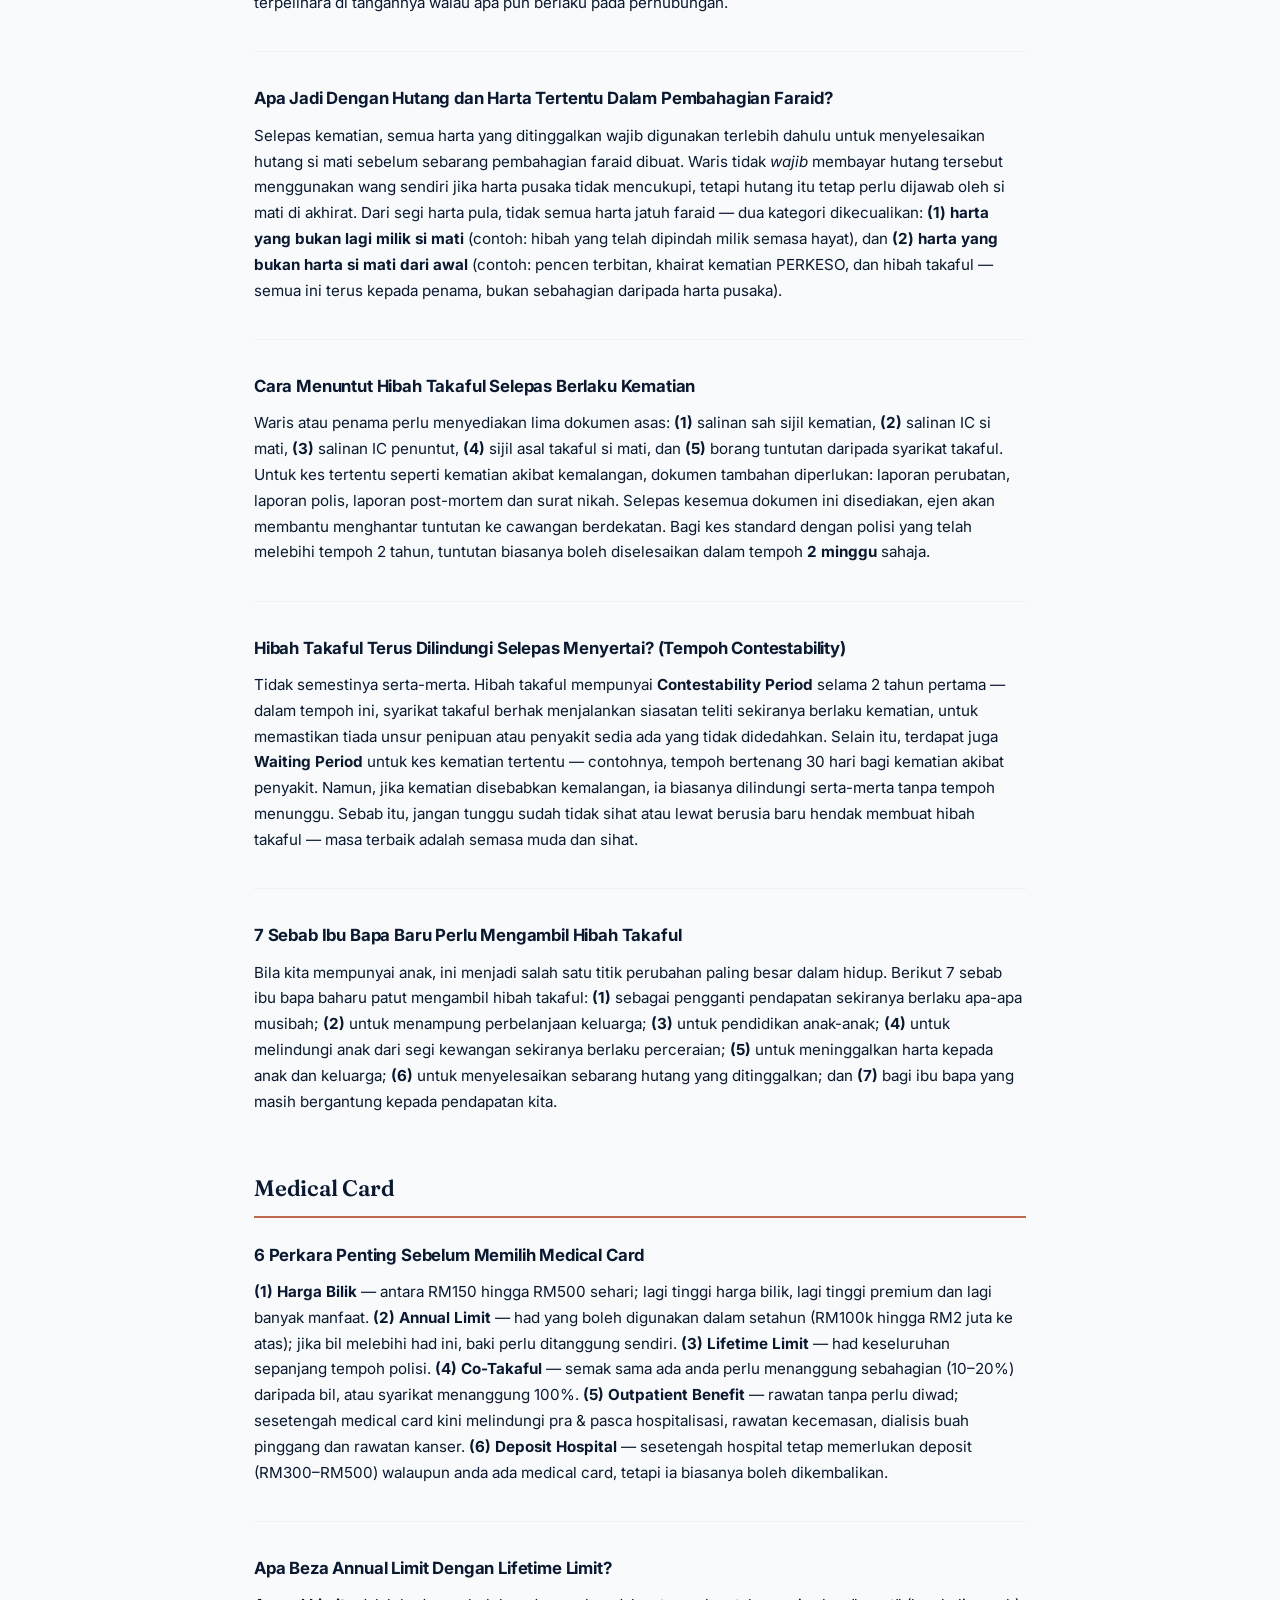
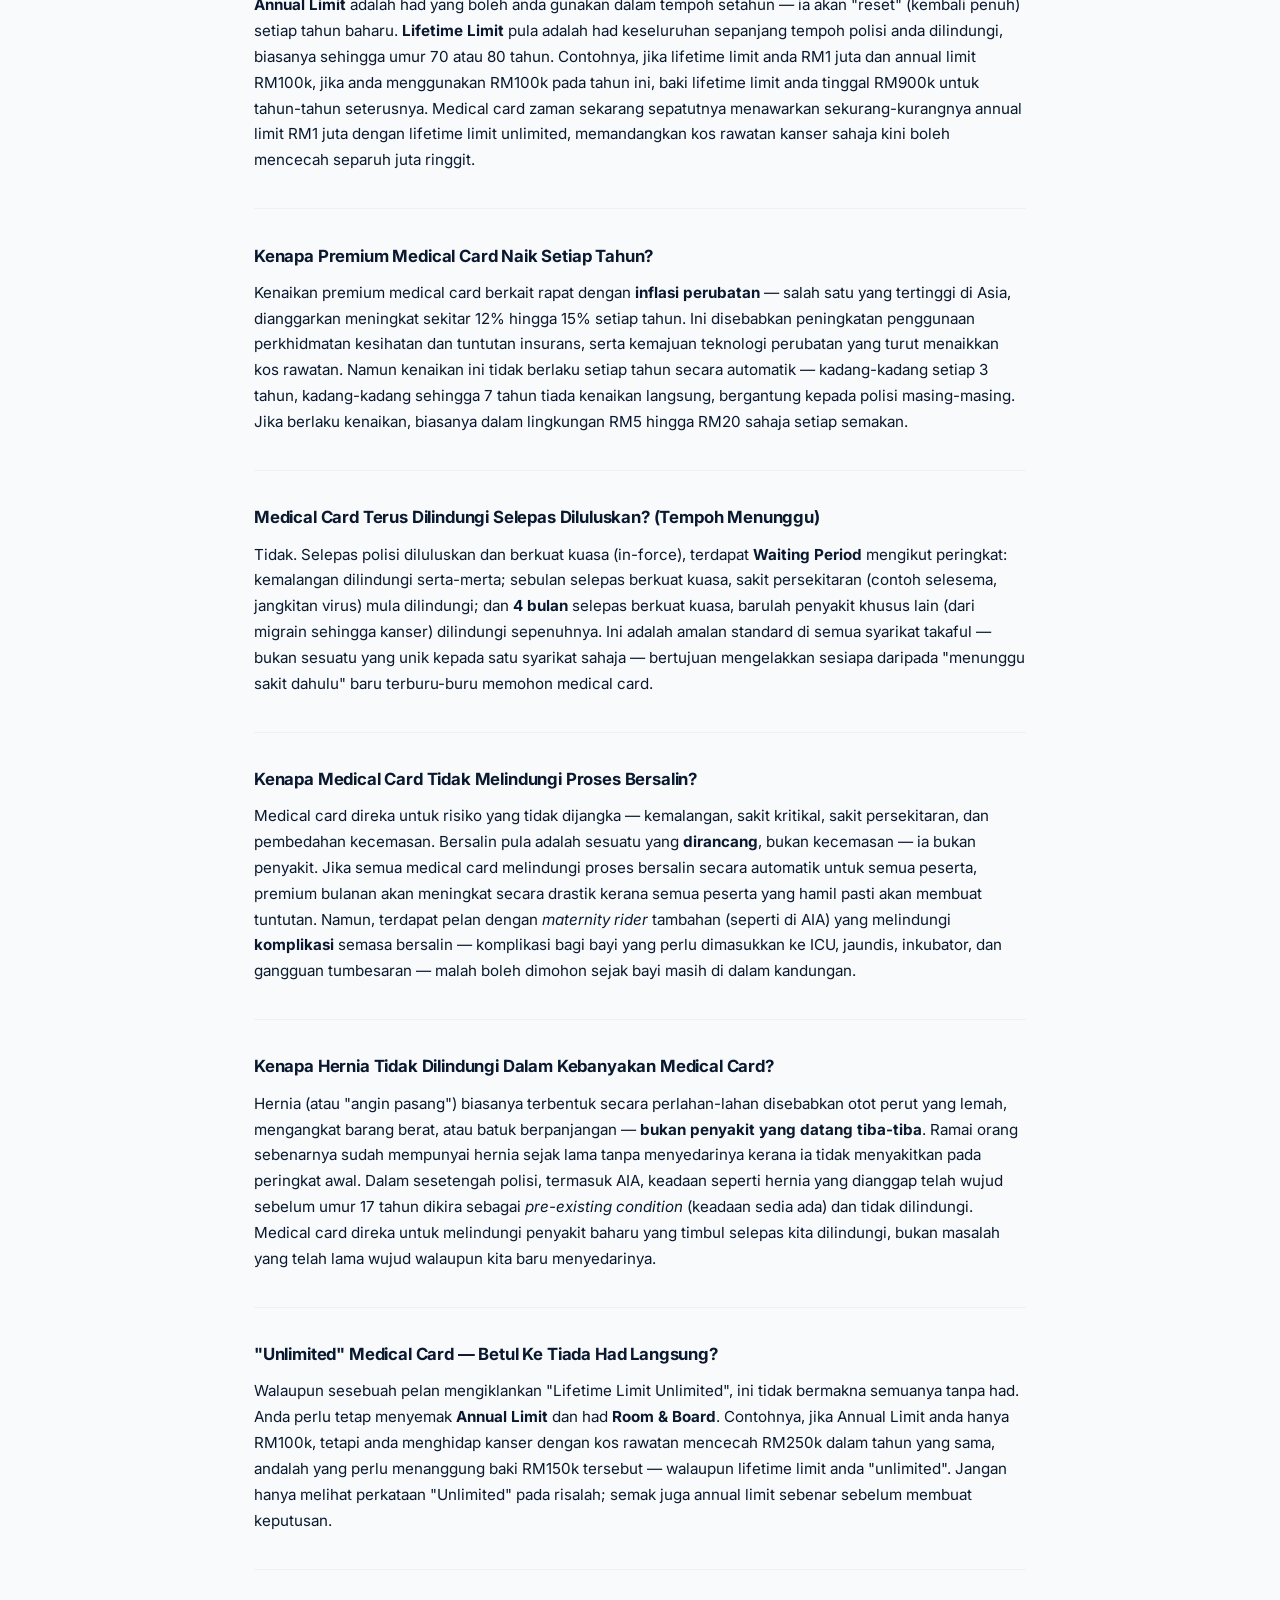
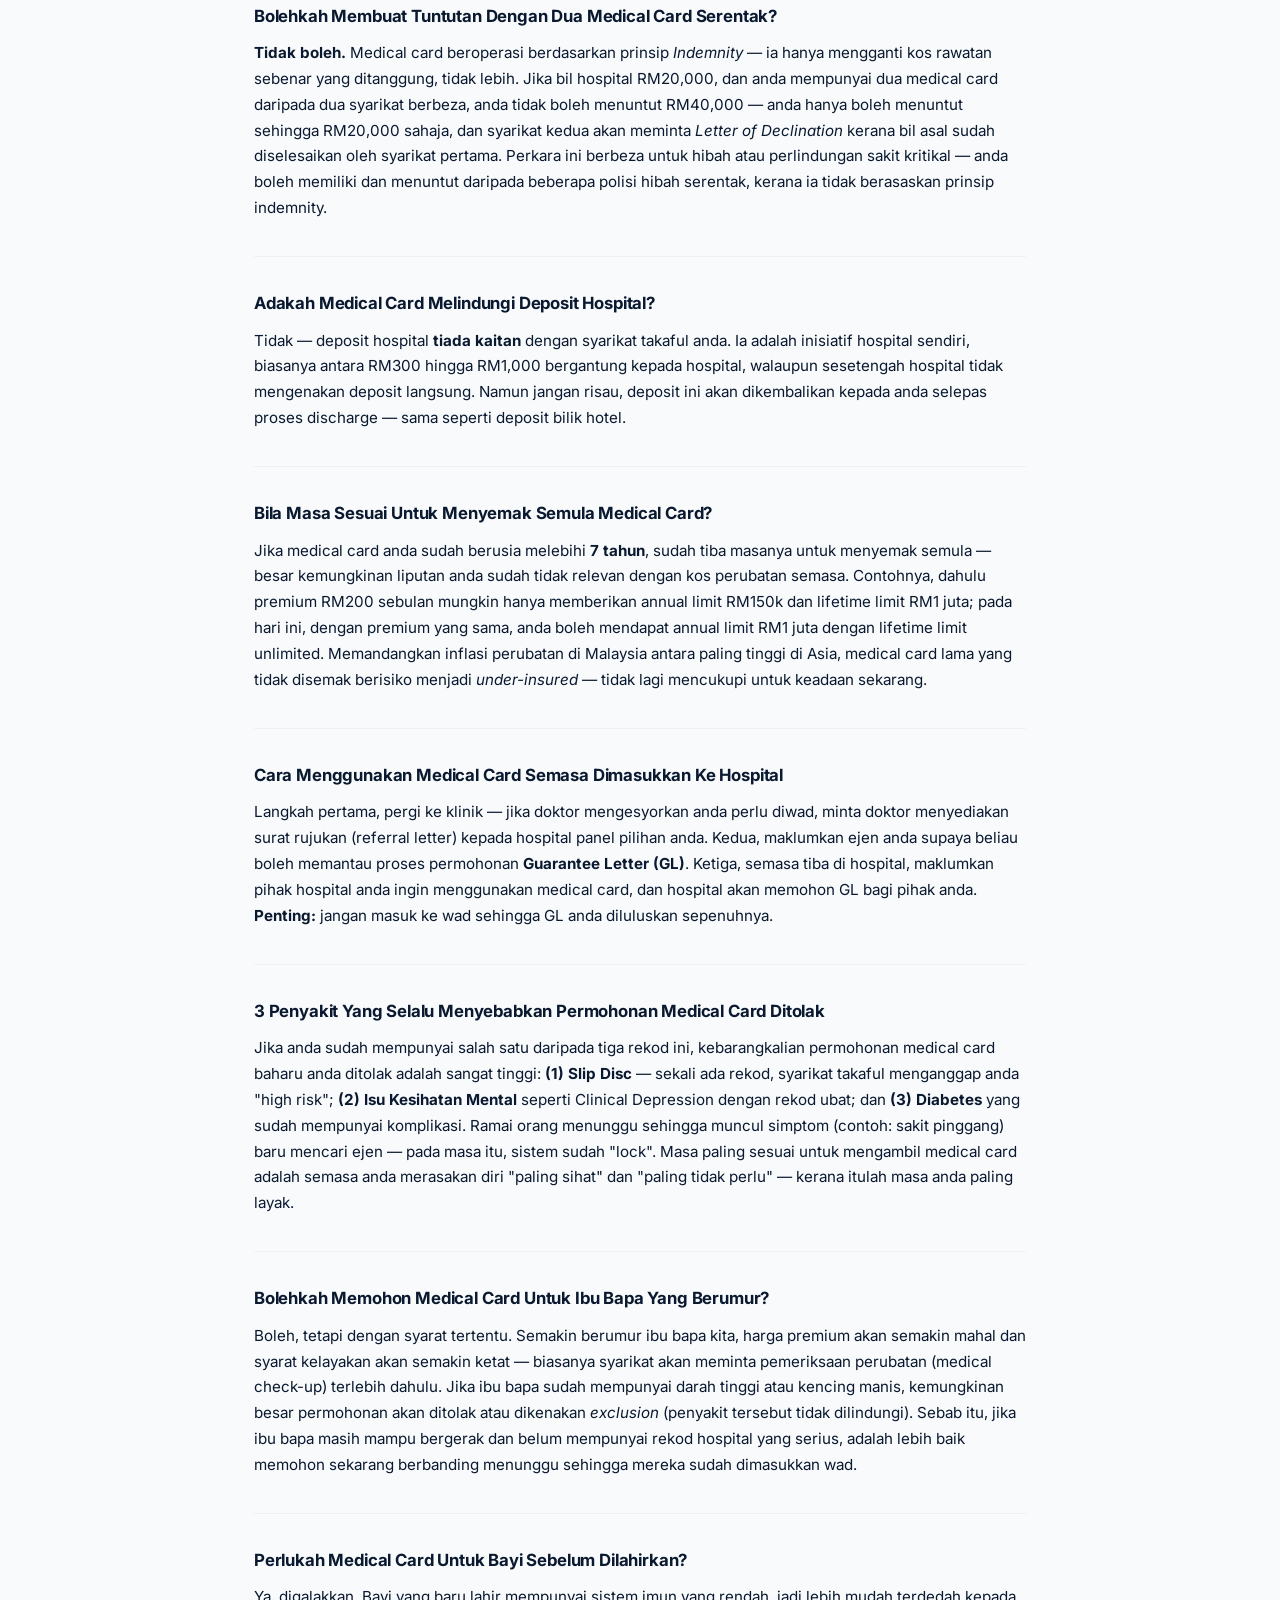
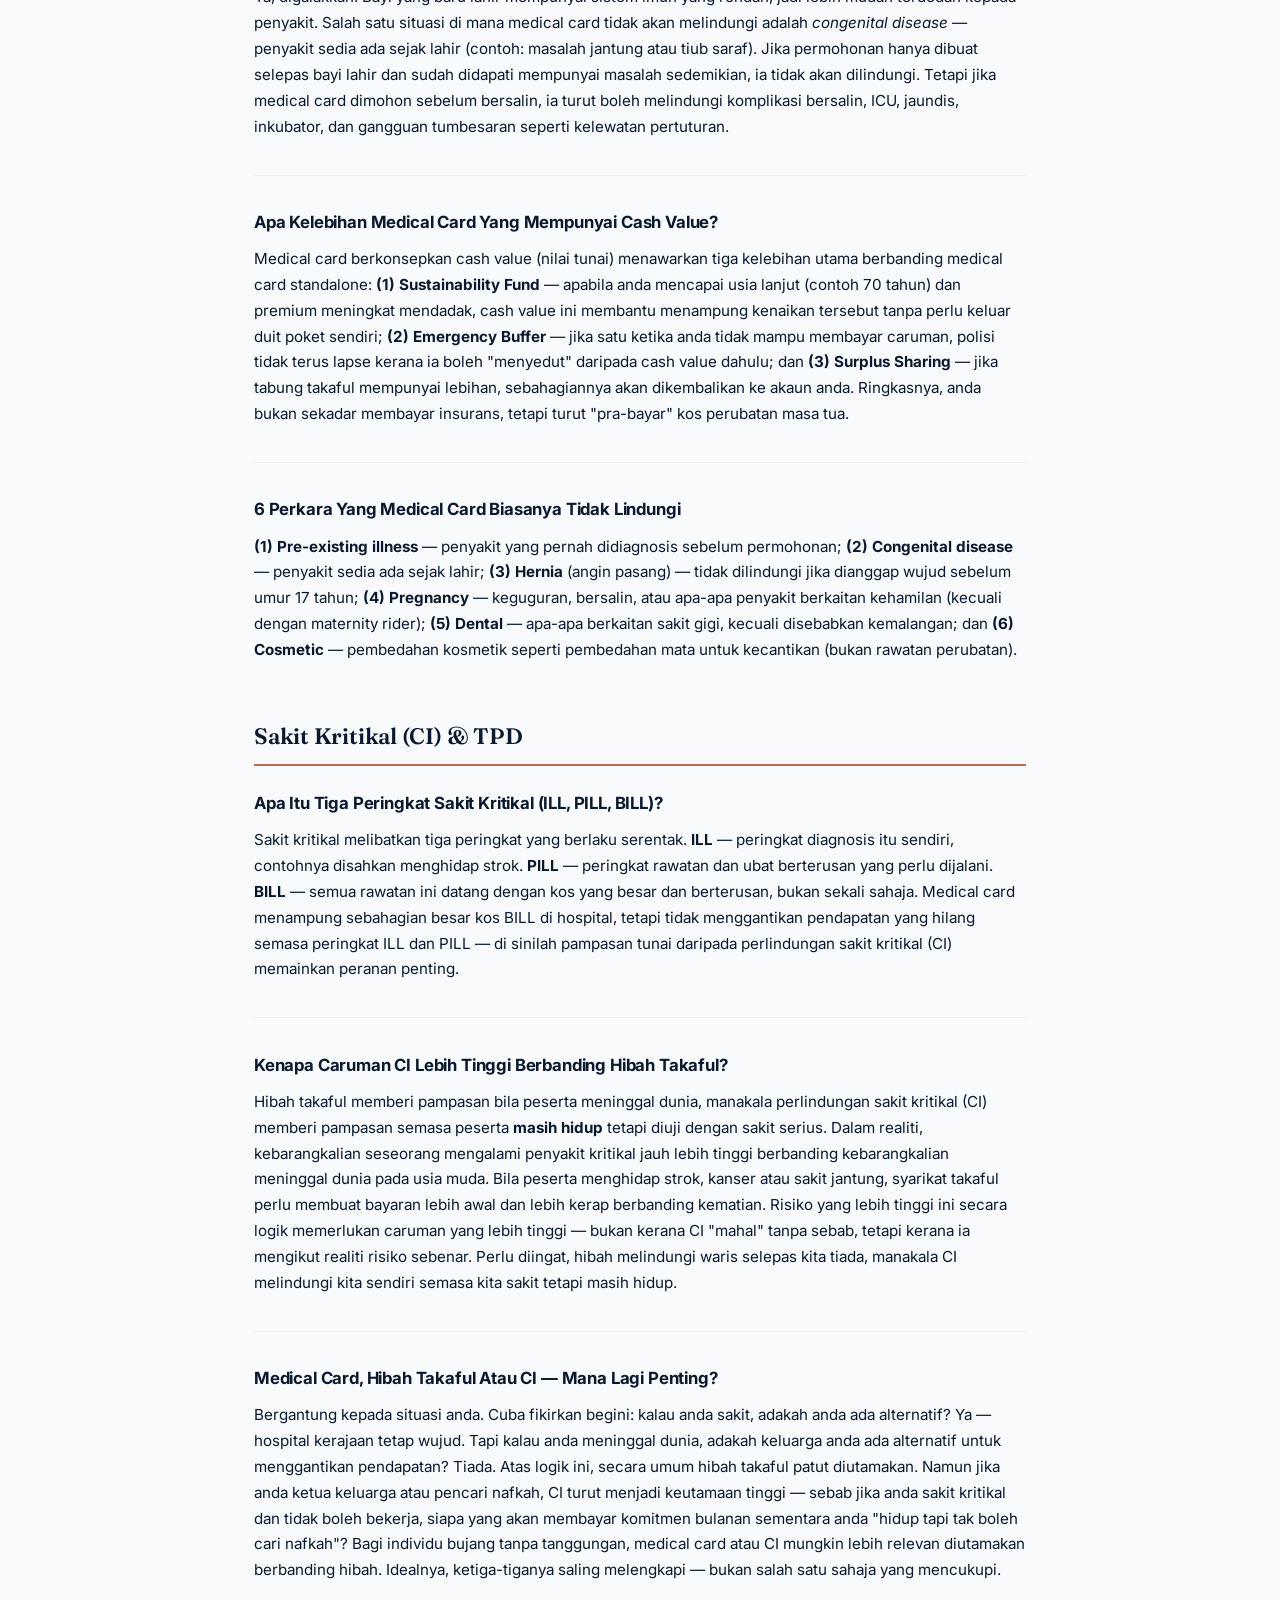
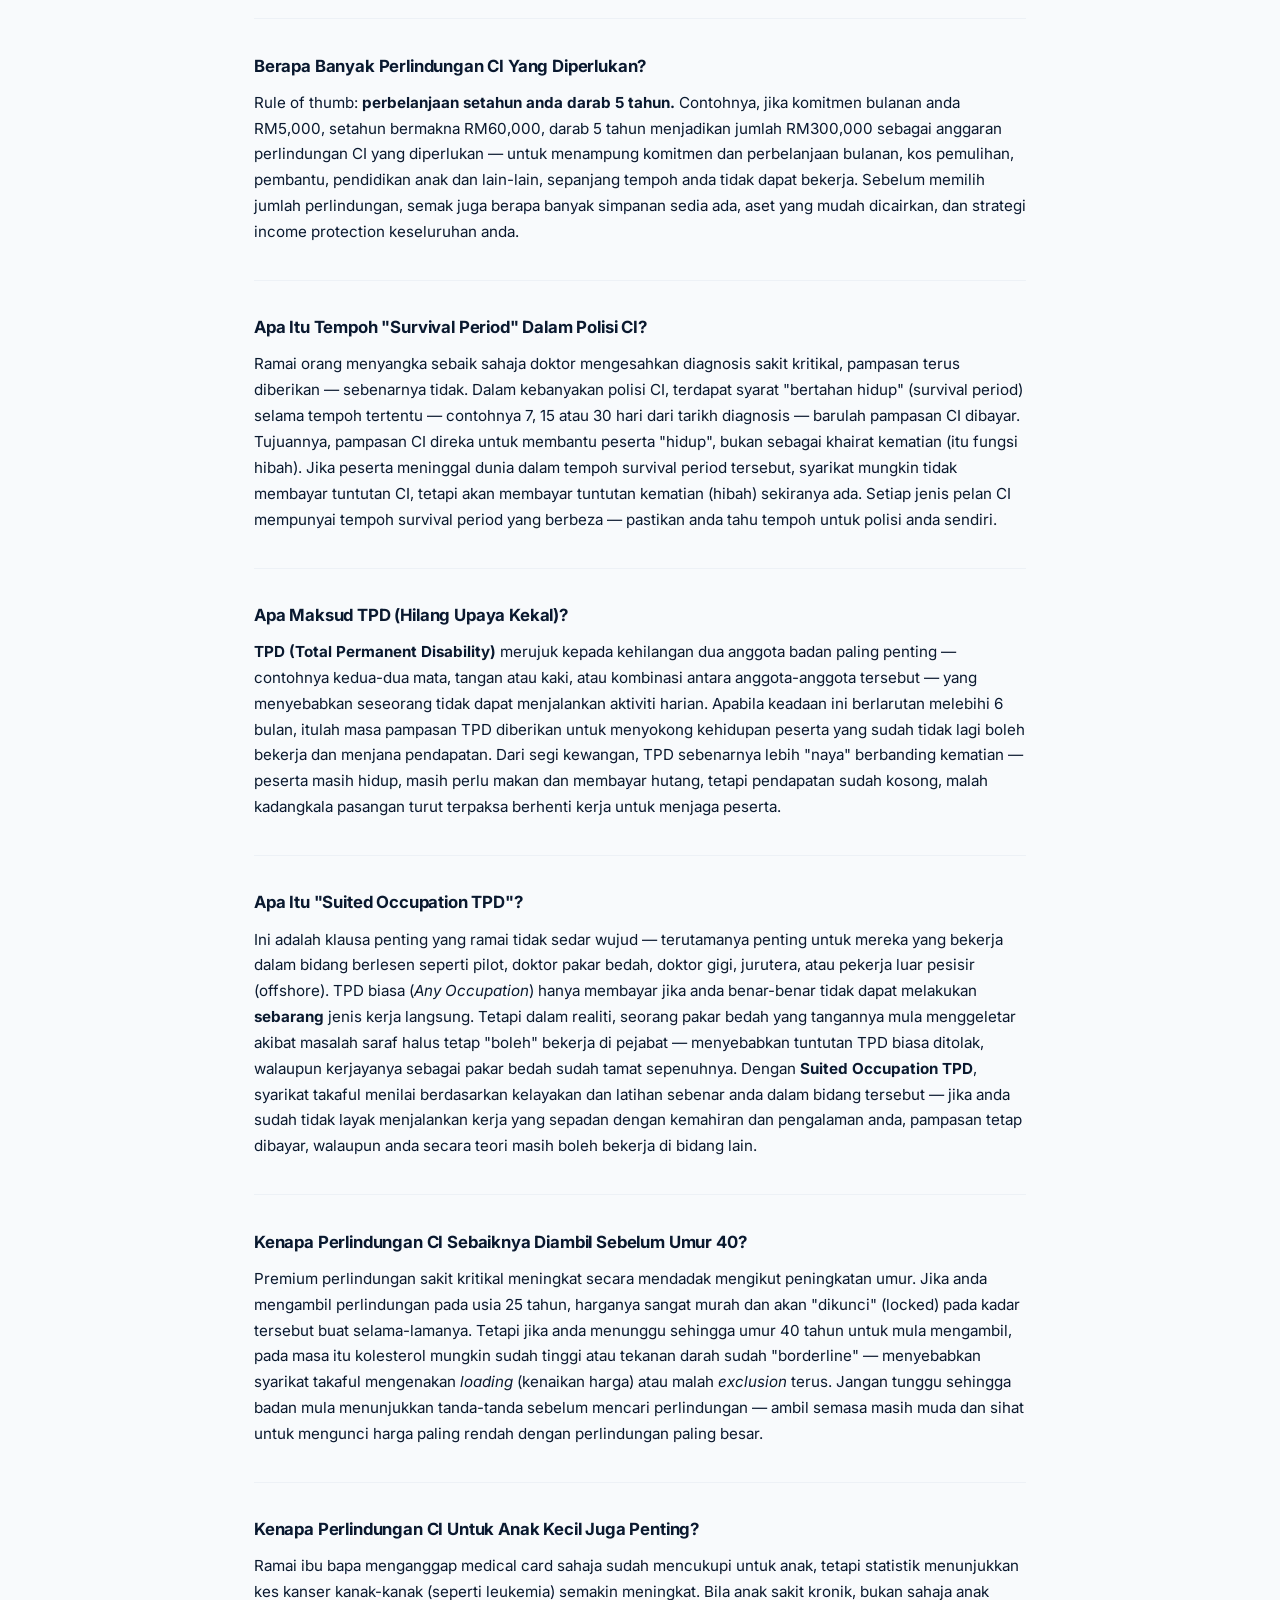
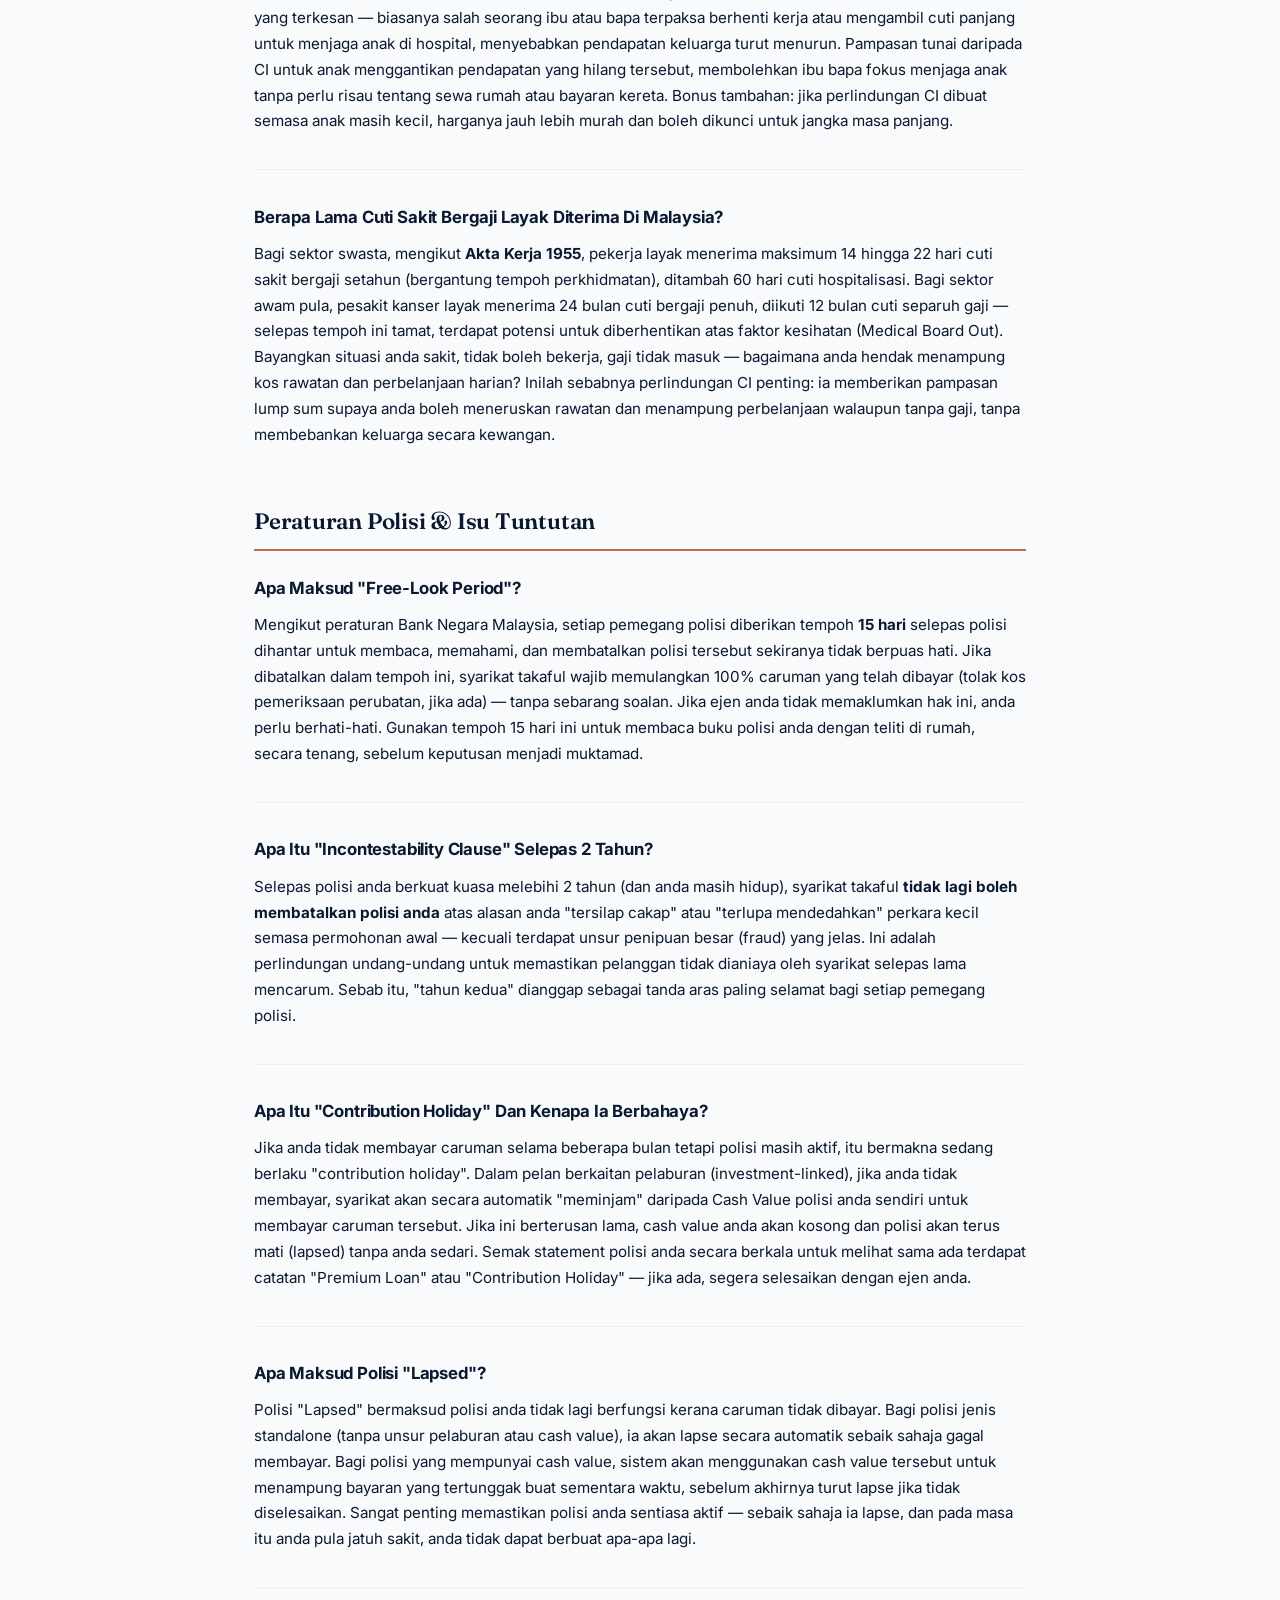
<file: soalan-lazim.html>
<!DOCTYPE html>
<html lang="ms">
<head>
<meta charset="UTF-8">
<meta name="viewport" content="width=device-width, initial-scale=1.0">
<title>Soalan Lazim Takaful, Hibah, Medical Card & Sakit Kritikal | Khalis Al-Bakree</title>
<meta name="description" content="Jawapan lengkap untuk soalan takaful yang paling kerap dicari — hibah takaful, faraid, medical card, sakit kritikal (CI), TPD, MRTT vs MLTT dan banyak lagi, oleh Khalis Al-Bakree, AIA Public Takaful.">
<link rel="canonical" href="https://khalis-the-creator.github.io/Khalis-Takaful-Website/soalan-lazim.html">

<meta property="og:type" content="website">
<meta property="og:site_name" content="Khalis Al-Bakree — AIA Public Takaful">
<meta property="og:title" content="Soalan Lazim Takaful, Hibah, Medical Card & Sakit Kritikal">
<meta property="og:description" content="Jawapan lengkap untuk soalan takaful yang paling kerap dicari — hibah, faraid, medical card, sakit kritikal, MRTT vs MLTT dan banyak lagi.">
<meta property="og:url" content="https://khalis-the-creator.github.io/Khalis-Takaful-Website/soalan-lazim.html">
<meta property="og:image" content="https://khalis-the-creator.github.io/Khalis-Takaful-Website/khalis-portrait.jpg">
<meta property="og:locale" content="ms_MY">

<meta name="twitter:card" content="summary_large_image">
<meta name="twitter:title" content="Soalan Lazim Takaful | Khalis Al-Bakree">
<meta name="twitter:description" content="Jawapan lengkap untuk soalan takaful yang paling kerap dicari.">
<meta name="twitter:image" content="https://khalis-the-creator.github.io/Khalis-Takaful-Website/khalis-portrait.jpg">

<link rel="preconnect" href="https://fonts.googleapis.com">
<link rel="preconnect" href="https://fonts.gstatic.com" crossorigin>
<link href="https://fonts.googleapis.com/css2?family=Fraunces:opsz,wght@9..144,400;9..144,500;9..144,600;9..144,700&family=Inter:wght@400;500;600;700&family=IBM+Plex+Mono:wght@400;500;600&display=swap" rel="stylesheet">
<link rel="stylesheet" href="style.css">
</head>
<body>

<!-- ============ HEADER ============ -->
<header class="site-header">
  <div class="header-inner">
    <a href="index.html" class="logo">Khalis Al-Bakree<span class="logo-dot">.</span><span class="logo-accent">takaful</span></a>
    <nav class="main-nav" id="mainNav">
      <a href="index.html#home">Home</a>
      <a href="index.html#assessment">Assessment</a>
      <a href="index.html#quotation">Quotation</a>
      <a href="campaigns.html">Campaigns</a>
      <a href="soalan-lazim.html" class="nav-active">Soalan Lazim</a>
      <a href="index.html#about">About</a>
    </nav>
    <a class="btn btn-gold btn-small" href="https://wa.me/60108609408" target="_blank" rel="noopener">Contact</a>
    <button class="nav-toggle" id="navToggle" aria-label="Buka menu" aria-expanded="false">
      <span></span><span></span><span></span>
    </button>
  </div>
</header>

<main>
<section class="faq-page">
  <div class="section-head">
    <span class="eyebrow">Soalan Lazim</span>
    <h1>Jawapan Lengkap Untuk Soalan Takaful Yang Paling Kerap Dicari</h1>
    <p class="section-sub">77 soalan, disusun ikut kategori, berdasarkan pengalaman sebenar Khalis menjawab soalan klien sepanjang bertahun berkhidmat dengan AIA Public Takaful.</p>
  </div>

  <nav class="faq-category-nav" aria-label="Kategori soalan">
    <a href="#asas-hukum">Asas &amp; Hukum</a>
    <a href="#harga">Harga &amp; Underwriting</a>
    <a href="#hibah">Hibah &amp; Harta Pusaka</a>
    <a href="#medical-card">Medical Card</a>
    <a href="#ci-tpd">Sakit Kritikal &amp; TPD</a>
    <a href="#peraturan">Peraturan &amp; Tuntutan</a>
    <a href="#kewangan">Strategi Kewangan</a>
    <a href="#khusus">Kumpulan Khusus</a>
    <a href="#lain-lain">AIA &amp; Lain-lain</a>
  </nav>

  <div class="faq-category" id="asas-hukum">
    <h2 class="faq-category-title">Asas Takaful &amp; Hukum</h2>

    <article class="faq-item">
      <h3>Apa Itu Takaful? Apa Beza Dengan Insurans Konvensional?</h3>
      <p>Beza paling besar antara takaful dan insurans konvensional terletak pada <strong>akad</strong> (kontrak). Insurans konvensional menggunakan akad jual beli — kita bayar premium, syarikat "jual" perlindungan. Dalam Islam, jual beli sesuatu yang tidak pasti (gharar) tidak dibenarkan. Takaful pula menggunakan akad <strong>Tabarru'</strong> — konsep menderma. Semua peserta menyumbang ke dalam satu tabung bersama, dan bila mana-mana peserta ditimpa musibah, tabung itu digunakan untuk membantu. Syarikat takaful bertindak sebagai pengurus tabung (akad Wakalah) sahaja, bukan penjual risiko.</p>
    </article>

    <article class="faq-item">
      <h3>Kenapa Insurans Konvensional Dikira Haram Dalam Islam?</h3>
      <p>Berdasarkan keputusan Jawatankuasa Fatwa Kebangsaan Malaysia tahun 1979, insurans konvensional dihukumkan haram kerana mengandungi tiga unsur: <strong>riba</strong> (faedah), <strong>gharar</strong> (ketidakpastian kontrak) dan <strong>maisir</strong> (unsur perjudian dalam pengiraan risiko). Ini bukan berkaitan ke mana syarikat itu melabur, tetapi pada struktur akad kontrak insurans itu sendiri.</p>
    </article>

    <article class="faq-item">
      <h3>Apa Hukum Menjual Insurans Konvensional Sebagai Orang Islam?</h3>
      <p>Memandangkan produk insurans konvensional sendiri dihukumkan haram, maka menjual atau menjadi ejen insurans konvensional turut tidak dibenarkan menurut hukum Islam. Terdapat kaedah fiqh yang jelas: apa yang haram, membantu ke arah perkara itu juga haram — ini termasuk peranan sebagai pengedar atau ejen produk tersebut.</p>
    </article>

    <article class="faq-item">
      <h3>Konsep Tabarru' dan Wakalah — Kenapa Takaful Patuh Syariah?</h3>
      <p>Dalam takaful, caruman bulanan kita bukan "bayaran" untuk membeli perlindungan, tetapi <strong>sumbangan (Tabarru')</strong> ke dalam tabung peserta. Kita berniat untuk membantu peserta lain yang mungkin ditimpa musibah, dan sebaliknya, peserta lain turut membantu kita jika kita yang ditimpa musibah. Syarikat takaful seperti AIA Public Takaful hanya mengurus tabung ini (akad Wakalah), bukan memiliki risiko tersebut. Sebab itu takaful bukan sekadar perlindungan, tetapi juga dianggap sebagai amal jariah yang berterusan.</p>
    </article>

    <article class="faq-item">
      <h3>Kenapa Caruman Takaful Kadangkala Lebih Tinggi Berbanding Konvensional?</h3>
      <p>Ada dua faktor utama: penembusan pasaran dan kadar tuntutan. Pengguna takaful di Malaysia masih jauh lebih sedikit berbanding insurans konvensional — penembusan pasaran takaful sekitar 15%, berbanding sekitar 45% untuk konvensional. Pada masa yang sama, kadar tuntutan (claim ratio) bagi takaful secara relatifnya lebih tinggi kerana kesedaran tentang kepentingan takaful masih rendah dalam kalangan masyarakat Melayu-Muslim, menyebabkan kadar polisi lapse turut tinggi. Bila tabung yang menyumbang lebih kecil perlu menampung kadar tuntutan yang tinggi, caruman perlu disesuaikan supaya tabung kekal mampan untuk semua peserta.</p>
    </article>
  </div>

  <div class="faq-category" id="harga">
    <h2 class="faq-category-title">Harga Caruman &amp; Underwriting</h2>

    <article class="faq-item">
      <h3>Apa Faktor Yang Menentukan Harga Caruman Takaful Saya?</h3>
      <p>Lima faktor utama menentukan harga caruman peribadi anda: <strong>umur</strong> (lagi muda, lagi murah), <strong>jantina</strong>, <strong>risiko pekerjaan</strong> (contoh: site engineer berbanding pekerja pejabat), <strong>status merokok</strong>, dan <strong>status kesihatan semasa</strong>. Dari segi jantina, wanita secara statistik mempunyai kadar morbiditi (risiko pelbagai jenis penyakit) yang lebih tinggi, jadi medical card wanita selalunya lebih mahal. Lelaki pula mempunyai kadar mortaliti (jangka hayat lebih rendah) yang lebih tinggi, jadi hibah takaful lelaki biasanya lebih mahal.</p>
    </article>

    <article class="faq-item">
      <h3>Kenapa Ejen Bertanya Tentang Pekerjaan Semasa Memohon?</h3>
      <p>Ini berkaitan <strong>Occupational Class</strong> (kelas pekerjaan). Risiko seorang akauntan yang bekerja di pejabat berbeza sama sekali dengan risiko seorang jurutera tapak atau penunggang motosikal penghantaran. Jika anda menukar kerja daripada kerja pejabat kepada kerja berisiko tinggi (contoh: kerja di tapak binaan) tetapi tidak memaklumkan syarikat takaful, tuntutan anda berisiko disangkut atau ditolak jika sesuatu berlaku semasa bekerja. Sentiasa maklumkan ejen anda jika pekerjaan anda berubah.</p>
    </article>

    <article class="faq-item">
      <h3>Adakah Vape Dikira Sebagai Merokok Dalam Permohonan Takaful?</h3>
      <p><strong>Ya.</strong> Definisi "perokok" dalam kebanyakan polisi takaful, termasuk AIA, merangkumi sesiapa yang menggunakan sebarang produk tembakau atau nikotin — termasuk vape, pod dan e-cigarette — dalam tempoh 12 bulan terakhir. Jika anda vape tetapi mengisytiharkan diri sebagai bukan perokok, ini dikira sebagai <em>Material Non-Disclosure</em> (tidak mendedahkan fakta penting), dan syarikat takaful berhak membatalkan polisi apabila fakta sebenar diketahui — biasanya semasa pemeriksaan perubatan atau semasa tuntutan dibuat. Premium mungkin lebih tinggi sebagai perokok, tetapi kejujuran mengelakkan tuntutan ditolak sepenuhnya kelak.</p>
    </article>
  </div>

  <div class="faq-category" id="hibah">
    <h2 class="faq-category-title">Hibah Takaful &amp; Pengurusan Harta Pusaka</h2>

    <article class="faq-item">
      <h3>Apa Itu Hibah Takaful?</h3>
      <p>Cara paling senang untuk faham hibah takaful hanya perlu jawab satu soalan: <strong>ada orang yang bergantung dengan pendapatan anda tak?</strong> Kalau ada, anda perlukan hibah takaful. Sebabnya, bila anda meninggal dunia, pendapatan anda turut berhenti, dan harta anda akan dibekukan sehingga proses harta pusaka selesai — boleh mengambil masa bertahun-tahun. Hibah yang kita ambil dalam takaful dipanggil <strong>hibah bersyarat</strong> — syaratnya, pemberi perlu meninggal dunia dahulu, barulah harta hibah itu wujud dan terus menjadi milik mutlak penerima. Ia tidak melalui proses harta pusaka, tidak boleh dituntut oleh waris lain, dan tidak jatuh faraid. Ia turut dilindungi di bawah <strong>Akta Perkhidmatan Kewangan Islam 2013</strong> — penama hibah adalah penerima mutlak.</p>
    </article>

    <article class="faq-item">
      <h3>4 Jenis Hibah — Apa Beza Hibah Sempurna, Amanah, Hasrat dan Bersyarat?</h3>
      <p><strong>Hibah Sempurna</strong> — perpindahan harta secara sempurna semasa pemberi masih hidup (contoh: kereta yang sudah habis dibayar). Sebaik sahaja dihibahkan, ia terus jadi milik penerima dan tidak jatuh harta pusaka.</p>
      <p><strong>Hibah Amanah</strong> — boleh dibuat melalui akaun ASB dengan PNB, di mana baki akaun diberikan kepada penerima yang dinamakan sepenuhnya, tanpa boleh dituntut waris lain.</p>
      <p><strong>Hibah Hasrat</strong> — hibah yang dinyatakan dalam wasiat tetapi belum berpindah milik semasa hayat pemberi. Ia perlu melalui proses pengesahan mahkamah yang panjang, dan waris atau pemiutang boleh membantah.</p>
      <p><strong>Hibah Bersyarat (Hibah Takaful)</strong> — syaratnya, pemberi perlu meninggal dunia dahulu. Selepas itu, harta hibah terus diberikan kepada penerima secara mutlak dan tidak jatuh harta pusaka. Inilah jenis hibah yang paling relevan untuk perancangan kewangan keluarga.</p>
    </article>

    <article class="faq-item">
      <h3>Kenapa Harta Kita Dibekukan Selepas Meninggal Dunia?</h3>
      <p>Bila seseorang meninggal dunia, semua akaun bank, ASB, malah akaun Tabung Haji akan dibekukan serta-merta sehingga proses harta pusaka selesai. Ini termasuk harta yang bernilai besar — anggaran melebihi RM70 bilion harta pusaka di Malaysia masih dalam status beku, dengan lebih sejuta kes belum diselesaikan, disebabkan proses yang leceh, mengambil masa (sampai 7 tahun bagi sesetengah kes) dan memerlukan kos yang tinggi (lagi banyak harta, lagi tinggi kos pengurusan). Hibah takaful adalah cara paling berkesan untuk keluarga mendapat wang tunai segera tanpa perlu menunggu proses ini selesai.</p>
    </article>

    <article class="faq-item">
      <h3>4 Turutan Urusan Yang Perlu Diselesaikan Sebelum Faraid</h3>
      <p>Selepas berlaku kematian, terdapat empat turutan urusan yang perlu diselesaikan satu demi satu sebelum harta boleh difaraidkan: <strong>(1) Pengebumian</strong> — daripada urusan memandikan jenazah sehingga pengebumian; <strong>(2) Penyelesaian hutang</strong> — hutang kepada Allah (haji, zakat, fidiyah, nazar) dan hutang kepada manusia atau bank; <strong>(3) Tuntutan harta pusaka</strong> — wasiat, hibah, wakaf dan harta sepencarian diselesaikan dahulu; <strong>(4) Pembahagian faraid</strong> — barulah baki harta dibahagikan mengikut faraid. Kesemua urusan ini memerlukan wang tunai segera, dan inilah sebabnya hibah takaful — yang cair terus kepada waris tanpa melalui proses ini — menjadi penyelesaian yang penting.</p>
    </article>

    <article class="faq-item">
      <h3>Kenapa Bahagian Faraid Isteri Kecil?</h3>
      <p>Bahagian faraid isteri memang kecil — 1/4 jika tiada anak, 1/8 jika ada anak, dan lebih kecil lagi (1/16 seorang) jika suami berpoligami dengan dua isteri (1/24 seorang untuk tiga isteri, 1/32 seorang untuk empat isteri). Ini kerana secara hukum, bahagian faraid isteri adalah untuk dirinya sendiri sahaja — isteri tidak diwajibkan menanggung nafkah anak-anak selepas suami tiada. Tanggungjawab itu jatuh kepada wali — bapa dan saudara lelaki di sebelah arwah suami — sebab itu bahagian faraid mereka lebih besar. Masalahnya, dalam realiti masyarakat, ramai keluarga melepaskan tanggungjawab ini kepada isteri arwah sahaja. Penyelesaiannya: hibahkan harta kepada isteri, lantik wasi untuk memudahkan pengurusan harta pusaka, dan buat hibah takaful khusus untuk isteri supaya dia tidak bergantung semata-mata kepada bahagian faraid yang kecil.</p>
    </article>

    <article class="faq-item">
      <h3>Rumah Dua Nama — Kenapa Tidak Menjamin Pemilikan Penuh?</h3>
      <p>Ramai pasangan suami isteri meletakkan rumah atas dua nama dengan sangkaan, bila salah seorang meninggal, yang masih hidup akan terus memiliki rumah tersebut sepenuhnya. Ini salah. Bahagian si mati (biasanya 50%) akan menjadi harta pusaka dan jatuh faraid — waris lain (ibu bapa, adik-beradik arwah) berhak menuntut bahagian mereka. Contohnya, jika rumah bernilai RM1 juta, pasangan yang hidup mungkin perlu membayar sehingga RM500,000 kepada waris untuk "menebus" bahagian tersebut, atau terpaksa menjual rumah. <strong>MRTT sahaja tidak mencukupi</strong> — ia hanya menyelesaikan baki pinjaman bank, bukan isu pemilikan mengikut faraid. Penyelesaian terbaik: kedua-dua pasangan mengambil hibah takaful (hibah silang) dengan coverage bersamaan nilai rumah, supaya pasangan yang hidup mendapat wang tunai untuk menebus bahagian waris tanpa perlu menjual rumah.</p>
    </article>

    <article class="faq-item">
      <h3>Apa Itu Hibah Silang (Cross Hibah)?</h3>
      <p>Hibah silang berlaku bila pasangan suami isteri masing-masing membuat polisi hibah takaful — satu untuk melindungi isteri, satu untuk melindungi suami — supaya sesiapa sahaja yang meninggal dunia dahulu, pasangan yang masih hidup akan menerima pampasan. Ini penting terutamanya dalam dua situasi: <strong>(1)</strong> bila suami isteri memiliki rumah atas dua nama, dan <strong>(2)</strong> bila kedua-dua suami isteri adalah pencari nafkah keluarga — situasi yang semakin biasa pada hari ini.</p>
    </article>

    <article class="faq-item">
      <h3>Betulkah Ada Kes Hibah Takaful Jatuh Faraid? (Fakta Kes Viral)</h3>
      <p>Kes ini pernah tular: seorang suami membuat hibah takaful bernilai sejuta ringgit dengan isteri sebagai penerima. Selepas suami meninggal, keluarga arwah tidak bersetuju dan membawa kes ke Mahkamah Sivil Tinggi. Isteri arwah tidak dimaklumkan tentang kes ini, jadi tidak hadir ke mahkamah — dan keputusan mahkamah sivil memutuskan hibah tersebut jatuh faraid. Inilah punca salah faham ramai orang. Bila kes ini dibawa semula ke <strong>Mahkamah Syariah</strong> — mahkamah yang sepatutnya mengendalikan isu hibah Islam — hibah takaful sejuta itu kekal menjadi milik isteri, dan cubaan keluarga arwah untuk mencabar turut gagal. Kesimpulannya, kes ini <strong>bukan bukti hibah boleh dicabar</strong>; ia hanya menunjukkan akibat membawa kes ke mahkamah yang salah. Hibah takaful kekal sebagai milik mutlak penerima dan tidak jatuh faraid apabila diuruskan dengan betul.</p>
    </article>

    <article class="faq-item">
      <h3>Apa Jadi Kalau Suami Isteri Meninggal Dunia Serentak?</h3>
      <p>Kebarangkalian ini sangat rendah, tetapi jika berlaku, pihak polis dan hospital akan menentukan siapa yang meninggal dunia dahulu — walaupun bezanya hanya beberapa saat. Jika suami meninggal dahulu, hibah yang dihibahkan kepada isteri akan diterima oleh isteri, dan seterusnya jatuh faraid di pihak keluarga isteri — dan sebaliknya jika isteri meninggal dahulu. Yang penting, anak-anak tetap akan menerima bahagian mereka tidak kira susunan kematian.</p>
    </article>

    <article class="faq-item">
      <h3>Bolehkah Membuat Hibah Untuk Ibu Bapa?</h3>
      <p>Boleh, tiada masalah dari segi peraturan. Tetapi persoalannya, perlukah? Tujuan utama hibah takaful adalah untuk menggantikan pendapatan yang hilang bila pencari nafkah meninggal dunia. Jika ibu bapa anda sudah tidak bekerja dan bukan lagi pencari nafkah, mereka sebenarnya tidak memerlukan hibah dalam erti kata "gantian pendapatan". Namun, tiada salahnya membuat hibah untuk ibu bapa jika kewangan anda membenarkan — sebagai tanda bakti tambahan, bukan keperluan asas.</p>
    </article>

    <article class="faq-item">
      <h3>Kenapa Tidak Boleh Letak Nama Anak Kecil Sebagai Penama Hibah?</h3>
      <p>Jika anda meletakkan anak yang masih di bawah umur sebagai penama hibah takaful, anak tersebut <strong>tidak akan menerima pampasan sehingga dia mencapai umur 18 tahun</strong>. Ini bermakna, walaupun tujuan asal anda adalah untuk melindungi anak, wang itu tidak dapat digunakan segera untuk keperluannya semasa dia paling memerlukan (contohnya, sejurus selepas kematian anda). Penyelesaiannya: namakan seseorang yang paling anda percayai — biasanya ahli keluarga terdekat — sebagai penama, dengan pemahaman jelas bahawa wang tersebut adalah untuk kebajikan anak tersebut.</p>
    </article>

    <article class="faq-item">
      <h3>Apa Beza Penama (Nominee) Dengan Wasi?</h3>
      <p>Jika anda menamakan isteri sebagai penerima tanpa menyatakan status "hibah", isteri anda sebenarnya hanya berstatus <strong>Wasi</strong> (pemegang amanah) — bukan pemilik mutlak. Ini bermakna, apabila pampasan sejuta masuk ke akaun isteri, dia wajib membahagikan wang tersebut mengikut hukum faraid kepada waris lain (ibu bapa arwah, adik-beradik arwah) — isteri tidak boleh mengambil kesemuanya. Tetapi jika penamaan dibuat secara <strong>Hibah (Mutlak)</strong>, wang itu 100% milik isteri, tiada siapa boleh menuntutnya. Pastikan status penamaan polisi anda adalah "Hibah", bukan sekadar "Nominee" biasa — semak semula dengan ejen anda jika tidak pasti.</p>
    </article>

    <article class="faq-item">
      <h3>Jika Bercerai, Adakah Hibah Takaful Terhenti?</h3>
      <p>Bergantung kepada siapa <strong>pemilik polisi</strong> (bukan sekadar siapa yang dilindungi). Situasi pertama: suami sendiri yang memiliki dan membayar polisi tersebut — dalam kes ini, selepas bercerai, suami berhak menukar penama kepada isteri baharu, dan isteri lama tidak boleh berbuat apa-apa. Situasi kedua: isteri yang memiliki dan membayar polisi tersebut, dengan suami sebagai orang yang dilindungi — dalam kes ini, suami <strong>tidak berhak</strong> menukar penama walaupun selepas bercerai. Sebab itu, jika isteri mempunyai pendapatan sendiri, adalah lebih selamat untuk isteri memiliki polisi sendiri yang melindungi suami, supaya perlindungan itu kekal terpelihara di tangannya walau apa pun berlaku pada perhubungan.</p>
    </article>

    <article class="faq-item">
      <h3>Apa Jadi Dengan Hutang dan Harta Tertentu Dalam Pembahagian Faraid?</h3>
      <p>Selepas kematian, semua harta yang ditinggalkan wajib digunakan terlebih dahulu untuk menyelesaikan hutang si mati sebelum sebarang pembahagian faraid dibuat. Waris tidak <em>wajib</em> membayar hutang tersebut menggunakan wang sendiri jika harta pusaka tidak mencukupi, tetapi hutang itu tetap perlu dijawab oleh si mati di akhirat. Dari segi harta pula, tidak semua harta jatuh faraid — dua kategori dikecualikan: <strong>(1) harta yang bukan lagi milik si mati</strong> (contoh: hibah yang telah dipindah milik semasa hayat), dan <strong>(2) harta yang bukan harta si mati dari awal</strong> (contoh: pencen terbitan, khairat kematian PERKESO, dan hibah takaful — semua ini terus kepada penama, bukan sebahagian daripada harta pusaka).</p>
    </article>

    <article class="faq-item">
      <h3>Cara Menuntut Hibah Takaful Selepas Berlaku Kematian</h3>
      <p>Waris atau penama perlu menyediakan lima dokumen asas: <strong>(1)</strong> salinan sah sijil kematian, <strong>(2)</strong> salinan IC si mati, <strong>(3)</strong> salinan IC penuntut, <strong>(4)</strong> sijil asal takaful si mati, dan <strong>(5)</strong> borang tuntutan daripada syarikat takaful. Untuk kes tertentu seperti kematian akibat kemalangan, dokumen tambahan diperlukan: laporan perubatan, laporan polis, laporan post-mortem dan surat nikah. Selepas kesemua dokumen ini disediakan, ejen akan membantu menghantar tuntutan ke cawangan berdekatan. Bagi kes standard dengan polisi yang telah melebihi tempoh 2 tahun, tuntutan biasanya boleh diselesaikan dalam tempoh <strong>2 minggu</strong> sahaja.</p>
    </article>

    <article class="faq-item">
      <h3>Hibah Takaful Terus Dilindungi Selepas Menyertai? (Tempoh Contestability)</h3>
      <p>Tidak semestinya serta-merta. Hibah takaful mempunyai <strong>Contestability Period</strong> selama 2 tahun pertama — dalam tempoh ini, syarikat takaful berhak menjalankan siasatan teliti sekiranya berlaku kematian, untuk memastikan tiada unsur penipuan atau penyakit sedia ada yang tidak didedahkan. Selain itu, terdapat juga <strong>Waiting Period</strong> untuk kes kematian tertentu — contohnya, tempoh bertenang 30 hari bagi kematian akibat penyakit. Namun, jika kematian disebabkan kemalangan, ia biasanya dilindungi serta-merta tanpa tempoh menunggu. Sebab itu, jangan tunggu sudah tidak sihat atau lewat berusia baru hendak membuat hibah takaful — masa terbaik adalah semasa muda dan sihat.</p>
    </article>

    <article class="faq-item">
      <h3>7 Sebab Ibu Bapa Baru Perlu Mengambil Hibah Takaful</h3>
      <p>Bila kita mempunyai anak, ini menjadi salah satu titik perubahan paling besar dalam hidup. Berikut 7 sebab ibu bapa baharu patut mengambil hibah takaful: <strong>(1)</strong> sebagai pengganti pendapatan sekiranya berlaku apa-apa musibah; <strong>(2)</strong> untuk menampung perbelanjaan keluarga; <strong>(3)</strong> untuk pendidikan anak-anak; <strong>(4)</strong> untuk melindungi anak dari segi kewangan sekiranya berlaku perceraian; <strong>(5)</strong> untuk meninggalkan harta kepada anak dan keluarga; <strong>(6)</strong> untuk menyelesaikan sebarang hutang yang ditinggalkan; dan <strong>(7)</strong> bagi ibu bapa yang masih bergantung kepada pendapatan kita.</p>
    </article>
  </div>

  <div class="faq-category" id="medical-card">
    <h2 class="faq-category-title">Medical Card</h2>

    <article class="faq-item">
      <h3>6 Perkara Penting Sebelum Memilih Medical Card</h3>
      <p><strong>(1) Harga Bilik</strong> — antara RM150 hingga RM500 sehari; lagi tinggi harga bilik, lagi tinggi premium dan lagi banyak manfaat. <strong>(2) Annual Limit</strong> — had yang boleh digunakan dalam setahun (RM100k hingga RM2 juta ke atas); jika bil melebihi had ini, baki perlu ditanggung sendiri. <strong>(3) Lifetime Limit</strong> — had keseluruhan sepanjang tempoh polisi. <strong>(4) Co-Takaful</strong> — semak sama ada anda perlu menanggung sebahagian (10–20%) daripada bil, atau syarikat menanggung 100%. <strong>(5) Outpatient Benefit</strong> — rawatan tanpa perlu diwad; sesetengah medical card kini melindungi pra & pasca hospitalisasi, rawatan kecemasan, dialisis buah pinggang dan rawatan kanser. <strong>(6) Deposit Hospital</strong> — sesetengah hospital tetap memerlukan deposit (RM300–RM500) walaupun anda ada medical card, tetapi ia biasanya boleh dikembalikan.</p>
    </article>

    <article class="faq-item">
      <h3>Apa Beza Annual Limit Dengan Lifetime Limit?</h3>
      <p><strong>Annual Limit</strong> adalah had yang boleh anda gunakan dalam tempoh setahun — ia akan "reset" (kembali penuh) setiap tahun baharu. <strong>Lifetime Limit</strong> pula adalah had keseluruhan sepanjang tempoh polisi anda dilindungi, biasanya sehingga umur 70 atau 80 tahun. Contohnya, jika lifetime limit anda RM1 juta dan annual limit RM100k, jika anda menggunakan RM100k pada tahun ini, baki lifetime limit anda tinggal RM900k untuk tahun-tahun seterusnya. Medical card zaman sekarang sepatutnya menawarkan sekurang-kurangnya annual limit RM1 juta dengan lifetime limit unlimited, memandangkan kos rawatan kanser sahaja kini boleh mencecah separuh juta ringgit.</p>
    </article>

    <article class="faq-item">
      <h3>Kenapa Premium Medical Card Naik Setiap Tahun?</h3>
      <p>Kenaikan premium medical card berkait rapat dengan <strong>inflasi perubatan</strong> — salah satu yang tertinggi di Asia, dianggarkan meningkat sekitar 12% hingga 15% setiap tahun. Ini disebabkan peningkatan penggunaan perkhidmatan kesihatan dan tuntutan insurans, serta kemajuan teknologi perubatan yang turut menaikkan kos rawatan. Namun kenaikan ini tidak berlaku setiap tahun secara automatik — kadang-kadang setiap 3 tahun, kadang-kadang sehingga 7 tahun tiada kenaikan langsung, bergantung kepada polisi masing-masing. Jika berlaku kenaikan, biasanya dalam lingkungan RM5 hingga RM20 sahaja setiap semakan.</p>
    </article>

    <article class="faq-item">
      <h3>Medical Card Terus Dilindungi Selepas Diluluskan? (Tempoh Menunggu)</h3>
      <p>Tidak. Selepas polisi diluluskan dan berkuat kuasa (in-force), terdapat <strong>Waiting Period</strong> mengikut peringkat: kemalangan dilindungi serta-merta; sebulan selepas berkuat kuasa, sakit persekitaran (contoh selesema, jangkitan virus) mula dilindungi; dan <strong>4 bulan</strong> selepas berkuat kuasa, barulah penyakit khusus lain (dari migrain sehingga kanser) dilindungi sepenuhnya. Ini adalah amalan standard di semua syarikat takaful — bukan sesuatu yang unik kepada satu syarikat sahaja — bertujuan mengelakkan sesiapa daripada "menunggu sakit dahulu" baru terburu-buru memohon medical card.</p>
    </article>

    <article class="faq-item">
      <h3>Kenapa Medical Card Tidak Melindungi Proses Bersalin?</h3>
      <p>Medical card direka untuk risiko yang tidak dijangka — kemalangan, sakit kritikal, sakit persekitaran, dan pembedahan kecemasan. Bersalin pula adalah sesuatu yang <strong>dirancang</strong>, bukan kecemasan — ia bukan penyakit. Jika semua medical card melindungi proses bersalin secara automatik untuk semua peserta, premium bulanan akan meningkat secara drastik kerana semua peserta yang hamil pasti akan membuat tuntutan. Namun, terdapat pelan dengan <em>maternity rider</em> tambahan (seperti di AIA) yang melindungi <strong>komplikasi</strong> semasa bersalin — komplikasi bagi bayi yang perlu dimasukkan ke ICU, jaundis, inkubator, dan gangguan tumbesaran — malah boleh dimohon sejak bayi masih di dalam kandungan.</p>
    </article>

    <article class="faq-item">
      <h3>Kenapa Hernia Tidak Dilindungi Dalam Kebanyakan Medical Card?</h3>
      <p>Hernia (atau "angin pasang") biasanya terbentuk secara perlahan-lahan disebabkan otot perut yang lemah, mengangkat barang berat, atau batuk berpanjangan — <strong>bukan penyakit yang datang tiba-tiba</strong>. Ramai orang sebenarnya sudah mempunyai hernia sejak lama tanpa menyedarinya kerana ia tidak menyakitkan pada peringkat awal. Dalam sesetengah polisi, termasuk AIA, keadaan seperti hernia yang dianggap telah wujud sebelum umur 17 tahun dikira sebagai <em>pre-existing condition</em> (keadaan sedia ada) dan tidak dilindungi. Medical card direka untuk melindungi penyakit baharu yang timbul selepas kita dilindungi, bukan masalah yang telah lama wujud walaupun kita baru menyedarinya.</p>
    </article>

    <article class="faq-item">
      <h3>"Unlimited" Medical Card — Betul Ke Tiada Had Langsung?</h3>
      <p>Walaupun sesebuah pelan mengiklankan "Lifetime Limit Unlimited", ini tidak bermakna semuanya tanpa had. Anda perlu tetap menyemak <strong>Annual Limit</strong> dan had <strong>Room &amp; Board</strong>. Contohnya, jika Annual Limit anda hanya RM100k, tetapi anda menghidap kanser dengan kos rawatan mencecah RM250k dalam tahun yang sama, andalah yang perlu menanggung baki RM150k tersebut — walaupun lifetime limit anda "unlimited". Jangan hanya melihat perkataan "Unlimited" pada risalah; semak juga annual limit sebenar sebelum membuat keputusan.</p>
    </article>

    <article class="faq-item">
      <h3>Bolehkah Membuat Tuntutan Dengan Dua Medical Card Serentak?</h3>
      <p><strong>Tidak boleh.</strong> Medical card beroperasi berdasarkan prinsip <em>Indemnity</em> — ia hanya mengganti kos rawatan sebenar yang ditanggung, tidak lebih. Jika bil hospital RM20,000, dan anda mempunyai dua medical card daripada dua syarikat berbeza, anda tidak boleh menuntut RM40,000 — anda hanya boleh menuntut sehingga RM20,000 sahaja, dan syarikat kedua akan meminta <em>Letter of Declination</em> kerana bil asal sudah diselesaikan oleh syarikat pertama. Perkara ini berbeza untuk hibah atau perlindungan sakit kritikal — anda boleh memiliki dan menuntut daripada beberapa polisi hibah serentak, kerana ia tidak berasaskan prinsip indemnity.</p>
    </article>

    <article class="faq-item">
      <h3>Adakah Medical Card Melindungi Deposit Hospital?</h3>
      <p>Tidak — deposit hospital <strong>tiada kaitan</strong> dengan syarikat takaful anda. Ia adalah inisiatif hospital sendiri, biasanya antara RM300 hingga RM1,000 bergantung kepada hospital, walaupun sesetengah hospital tidak mengenakan deposit langsung. Namun jangan risau, deposit ini akan dikembalikan kepada anda selepas proses discharge — sama seperti deposit bilik hotel.</p>
    </article>

    <article class="faq-item">
      <h3>Bila Masa Sesuai Untuk Menyemak Semula Medical Card?</h3>
      <p>Jika medical card anda sudah berusia melebihi <strong>7 tahun</strong>, sudah tiba masanya untuk menyemak semula — besar kemungkinan liputan anda sudah tidak relevan dengan kos perubatan semasa. Contohnya, dahulu premium RM200 sebulan mungkin hanya memberikan annual limit RM150k dan lifetime limit RM1 juta; pada hari ini, dengan premium yang sama, anda boleh mendapat annual limit RM1 juta dengan lifetime limit unlimited. Memandangkan inflasi perubatan di Malaysia antara paling tinggi di Asia, medical card lama yang tidak disemak berisiko menjadi <em>under-insured</em> — tidak lagi mencukupi untuk keadaan sekarang.</p>
    </article>

    <article class="faq-item">
      <h3>Cara Menggunakan Medical Card Semasa Dimasukkan Ke Hospital</h3>
      <p>Langkah pertama, pergi ke klinik — jika doktor mengesyorkan anda perlu diwad, minta doktor menyediakan surat rujukan (referral letter) kepada hospital panel pilihan anda. Kedua, maklumkan ejen anda supaya beliau boleh memantau proses permohonan <strong>Guarantee Letter (GL)</strong>. Ketiga, semasa tiba di hospital, maklumkan pihak hospital anda ingin menggunakan medical card, dan hospital akan memohon GL bagi pihak anda. <strong>Penting:</strong> jangan masuk ke wad sehingga GL anda diluluskan sepenuhnya.</p>
    </article>

    <article class="faq-item">
      <h3>3 Penyakit Yang Selalu Menyebabkan Permohonan Medical Card Ditolak</h3>
      <p>Jika anda sudah mempunyai salah satu daripada tiga rekod ini, kebarangkalian permohonan medical card baharu anda ditolak adalah sangat tinggi: <strong>(1) Slip Disc</strong> — sekali ada rekod, syarikat takaful menganggap anda "high risk"; <strong>(2) Isu Kesihatan Mental</strong> seperti Clinical Depression dengan rekod ubat; dan <strong>(3) Diabetes</strong> yang sudah mempunyai komplikasi. Ramai orang menunggu sehingga muncul simptom (contoh: sakit pinggang) baru mencari ejen — pada masa itu, sistem sudah "lock". Masa paling sesuai untuk mengambil medical card adalah semasa anda merasakan diri "paling sihat" dan "paling tidak perlu" — kerana itulah masa anda paling layak.</p>
    </article>

    <article class="faq-item">
      <h3>Bolehkah Memohon Medical Card Untuk Ibu Bapa Yang Berumur?</h3>
      <p>Boleh, tetapi dengan syarat tertentu. Semakin berumur ibu bapa kita, harga premium akan semakin mahal dan syarat kelayakan akan semakin ketat — biasanya syarikat akan meminta pemeriksaan perubatan (medical check-up) terlebih dahulu. Jika ibu bapa sudah mempunyai darah tinggi atau kencing manis, kemungkinan besar permohonan akan ditolak atau dikenakan <em>exclusion</em> (penyakit tersebut tidak dilindungi). Sebab itu, jika ibu bapa masih mampu bergerak dan belum mempunyai rekod hospital yang serius, adalah lebih baik memohon sekarang berbanding menunggu sehingga mereka sudah dimasukkan wad.</p>
    </article>

    <article class="faq-item">
      <h3>Perlukah Medical Card Untuk Bayi Sebelum Dilahirkan?</h3>
      <p>Ya, digalakkan. Bayi yang baru lahir mempunyai sistem imun yang rendah, jadi lebih mudah terdedah kepada penyakit. Salah satu situasi di mana medical card tidak akan melindungi adalah <em>congenital disease</em> — penyakit sedia ada sejak lahir (contoh: masalah jantung atau tiub saraf). Jika permohonan hanya dibuat selepas bayi lahir dan sudah didapati mempunyai masalah sedemikian, ia tidak akan dilindungi. Tetapi jika medical card dimohon sebelum bersalin, ia turut boleh melindungi komplikasi bersalin, ICU, jaundis, inkubator, dan gangguan tumbesaran seperti kelewatan pertuturan.</p>
    </article>

    <article class="faq-item">
      <h3>Apa Kelebihan Medical Card Yang Mempunyai Cash Value?</h3>
      <p>Medical card berkonsepkan cash value (nilai tunai) menawarkan tiga kelebihan utama berbanding medical card standalone: <strong>(1) Sustainability Fund</strong> — apabila anda mencapai usia lanjut (contoh 70 tahun) dan premium meningkat mendadak, cash value ini membantu menampung kenaikan tersebut tanpa perlu keluar duit poket sendiri; <strong>(2) Emergency Buffer</strong> — jika satu ketika anda tidak mampu membayar caruman, polisi tidak terus lapse kerana ia boleh "menyedut" daripada cash value dahulu; dan <strong>(3) Surplus Sharing</strong> — jika tabung takaful mempunyai lebihan, sebahagiannya akan dikembalikan ke akaun anda. Ringkasnya, anda bukan sekadar membayar insurans, tetapi turut "pra-bayar" kos perubatan masa tua.</p>
    </article>

    <article class="faq-item">
      <h3>6 Perkara Yang Medical Card Biasanya Tidak Lindungi</h3>
      <p><strong>(1) Pre-existing illness</strong> — penyakit yang pernah didiagnosis sebelum permohonan; <strong>(2) Congenital disease</strong> — penyakit sedia ada sejak lahir; <strong>(3) Hernia</strong> (angin pasang) — tidak dilindungi jika dianggap wujud sebelum umur 17 tahun; <strong>(4) Pregnancy</strong> — keguguran, bersalin, atau apa-apa penyakit berkaitan kehamilan (kecuali dengan maternity rider); <strong>(5) Dental</strong> — apa-apa berkaitan sakit gigi, kecuali disebabkan kemalangan; dan <strong>(6) Cosmetic</strong> — pembedahan kosmetik seperti pembedahan mata untuk kecantikan (bukan rawatan perubatan).</p>
    </article>
  </div>

  <div class="faq-category" id="ci-tpd">
    <h2 class="faq-category-title">Sakit Kritikal (CI) &amp; TPD</h2>

    <article class="faq-item">
      <h3>Apa Itu Tiga Peringkat Sakit Kritikal (ILL, PILL, BILL)?</h3>
      <p>Sakit kritikal melibatkan tiga peringkat yang berlaku serentak. <strong>ILL</strong> — peringkat diagnosis itu sendiri, contohnya disahkan menghidap strok. <strong>PILL</strong> — peringkat rawatan dan ubat berterusan yang perlu dijalani. <strong>BILL</strong> — semua rawatan ini datang dengan kos yang besar dan berterusan, bukan sekali sahaja. Medical card menampung sebahagian besar kos BILL di hospital, tetapi tidak menggantikan pendapatan yang hilang semasa peringkat ILL dan PILL — di sinilah pampasan tunai daripada perlindungan sakit kritikal (CI) memainkan peranan penting.</p>
    </article>

    <article class="faq-item">
      <h3>Kenapa Caruman CI Lebih Tinggi Berbanding Hibah Takaful?</h3>
      <p>Hibah takaful memberi pampasan bila peserta meninggal dunia, manakala perlindungan sakit kritikal (CI) memberi pampasan semasa peserta <strong>masih hidup</strong> tetapi diuji dengan sakit serius. Dalam realiti, kebarangkalian seseorang mengalami penyakit kritikal jauh lebih tinggi berbanding kebarangkalian meninggal dunia pada usia muda. Bila peserta menghidap strok, kanser atau sakit jantung, syarikat takaful perlu membuat bayaran lebih awal dan lebih kerap berbanding kematian. Risiko yang lebih tinggi ini secara logik memerlukan caruman yang lebih tinggi — bukan kerana CI "mahal" tanpa sebab, tetapi kerana ia mengikut realiti risiko sebenar. Perlu diingat, hibah melindungi waris selepas kita tiada, manakala CI melindungi kita sendiri semasa kita sakit tetapi masih hidup.</p>
    </article>

    <article class="faq-item">
      <h3>Medical Card, Hibah Takaful Atau CI — Mana Lagi Penting?</h3>
      <p>Bergantung kepada situasi anda. Cuba fikirkan begini: kalau anda sakit, adakah anda ada alternatif? Ya — hospital kerajaan tetap wujud. Tapi kalau anda meninggal dunia, adakah keluarga anda ada alternatif untuk menggantikan pendapatan? Tiada. Atas logik ini, secara umum hibah takaful patut diutamakan. Namun jika anda ketua keluarga atau pencari nafkah, CI turut menjadi keutamaan tinggi — sebab jika anda sakit kritikal dan tidak boleh bekerja, siapa yang akan membayar komitmen bulanan sementara anda "hidup tapi tak boleh cari nafkah"? Bagi individu bujang tanpa tanggungan, medical card atau CI mungkin lebih relevan diutamakan berbanding hibah. Idealnya, ketiga-tiganya saling melengkapi — bukan salah satu sahaja yang mencukupi.</p>
    </article>

    <article class="faq-item">
      <h3>Berapa Banyak Perlindungan CI Yang Diperlukan?</h3>
      <p>Rule of thumb: <strong>perbelanjaan setahun anda darab 5 tahun.</strong> Contohnya, jika komitmen bulanan anda RM5,000, setahun bermakna RM60,000, darab 5 tahun menjadikan jumlah RM300,000 sebagai anggaran perlindungan CI yang diperlukan — untuk menampung komitmen dan perbelanjaan bulanan, kos pemulihan, pembantu, pendidikan anak dan lain-lain, sepanjang tempoh anda tidak dapat bekerja. Sebelum memilih jumlah perlindungan, semak juga berapa banyak simpanan sedia ada, aset yang mudah dicairkan, dan strategi income protection keseluruhan anda.</p>
    </article>

    <article class="faq-item">
      <h3>Apa Itu Tempoh "Survival Period" Dalam Polisi CI?</h3>
      <p>Ramai orang menyangka sebaik sahaja doktor mengesahkan diagnosis sakit kritikal, pampasan terus diberikan — sebenarnya tidak. Dalam kebanyakan polisi CI, terdapat syarat "bertahan hidup" (survival period) selama tempoh tertentu — contohnya 7, 15 atau 30 hari dari tarikh diagnosis — barulah pampasan CI dibayar. Tujuannya, pampasan CI direka untuk membantu peserta "hidup", bukan sebagai khairat kematian (itu fungsi hibah). Jika peserta meninggal dunia dalam tempoh survival period tersebut, syarikat mungkin tidak membayar tuntutan CI, tetapi akan membayar tuntutan kematian (hibah) sekiranya ada. Setiap jenis pelan CI mempunyai tempoh survival period yang berbeza — pastikan anda tahu tempoh untuk polisi anda sendiri.</p>
    </article>

    <article class="faq-item">
      <h3>Apa Maksud TPD (Hilang Upaya Kekal)?</h3>
      <p><strong>TPD (Total Permanent Disability)</strong> merujuk kepada kehilangan dua anggota badan paling penting — contohnya kedua-dua mata, tangan atau kaki, atau kombinasi antara anggota-anggota tersebut — yang menyebabkan seseorang tidak dapat menjalankan aktiviti harian. Apabila keadaan ini berlarutan melebihi 6 bulan, itulah masa pampasan TPD diberikan untuk menyokong kehidupan peserta yang sudah tidak lagi boleh bekerja dan menjana pendapatan. Dari segi kewangan, TPD sebenarnya lebih "naya" berbanding kematian — peserta masih hidup, masih perlu makan dan membayar hutang, tetapi pendapatan sudah kosong, malah kadangkala pasangan turut terpaksa berhenti kerja untuk menjaga peserta.</p>
    </article>

    <article class="faq-item">
      <h3>Apa Itu "Suited Occupation TPD"?</h3>
      <p>Ini adalah klausa penting yang ramai tidak sedar wujud — terutamanya penting untuk mereka yang bekerja dalam bidang berlesen seperti pilot, doktor pakar bedah, doktor gigi, jurutera, atau pekerja luar pesisir (offshore). TPD biasa (<em>Any Occupation</em>) hanya membayar jika anda benar-benar tidak dapat melakukan <strong>sebarang</strong> jenis kerja langsung. Tetapi dalam realiti, seorang pakar bedah yang tangannya mula menggeletar akibat masalah saraf halus tetap "boleh" bekerja di pejabat — menyebabkan tuntutan TPD biasa ditolak, walaupun kerjayanya sebagai pakar bedah sudah tamat sepenuhnya. Dengan <strong>Suited Occupation TPD</strong>, syarikat takaful menilai berdasarkan kelayakan dan latihan sebenar anda dalam bidang tersebut — jika anda sudah tidak layak menjalankan kerja yang sepadan dengan kemahiran dan pengalaman anda, pampasan tetap dibayar, walaupun anda secara teori masih boleh bekerja di bidang lain.</p>
    </article>

    <article class="faq-item">
      <h3>Kenapa Perlindungan CI Sebaiknya Diambil Sebelum Umur 40?</h3>
      <p>Premium perlindungan sakit kritikal meningkat secara mendadak mengikut peningkatan umur. Jika anda mengambil perlindungan pada usia 25 tahun, harganya sangat murah dan akan "dikunci" (locked) pada kadar tersebut buat selama-lamanya. Tetapi jika anda menunggu sehingga umur 40 tahun untuk mula mengambil, pada masa itu kolesterol mungkin sudah tinggi atau tekanan darah sudah "borderline" — menyebabkan syarikat takaful mengenakan <em>loading</em> (kenaikan harga) atau malah <em>exclusion</em> terus. Jangan tunggu sehingga badan mula menunjukkan tanda-tanda sebelum mencari perlindungan — ambil semasa masih muda dan sihat untuk mengunci harga paling rendah dengan perlindungan paling besar.</p>
    </article>

    <article class="faq-item">
      <h3>Kenapa Perlindungan CI Untuk Anak Kecil Juga Penting?</h3>
      <p>Ramai ibu bapa menganggap medical card sahaja sudah mencukupi untuk anak, tetapi statistik menunjukkan kes kanser kanak-kanak (seperti leukemia) semakin meningkat. Bila anak sakit kronik, bukan sahaja anak yang terkesan — biasanya salah seorang ibu atau bapa terpaksa berhenti kerja atau mengambil cuti panjang untuk menjaga anak di hospital, menyebabkan pendapatan keluarga turut menurun. Pampasan tunai daripada CI untuk anak menggantikan pendapatan yang hilang tersebut, membolehkan ibu bapa fokus menjaga anak tanpa perlu risau tentang sewa rumah atau bayaran kereta. Bonus tambahan: jika perlindungan CI dibuat semasa anak masih kecil, harganya jauh lebih murah dan boleh dikunci untuk jangka masa panjang.</p>
    </article>

    <article class="faq-item">
      <h3>Berapa Lama Cuti Sakit Bergaji Layak Diterima Di Malaysia?</h3>
      <p>Bagi sektor swasta, mengikut <strong>Akta Kerja 1955</strong>, pekerja layak menerima maksimum 14 hingga 22 hari cuti sakit bergaji setahun (bergantung tempoh perkhidmatan), ditambah 60 hari cuti hospitalisasi. Bagi sektor awam pula, pesakit kanser layak menerima 24 bulan cuti bergaji penuh, diikuti 12 bulan cuti separuh gaji — selepas tempoh ini tamat, terdapat potensi untuk diberhentikan atas faktor kesihatan (Medical Board Out). Bayangkan situasi anda sakit, tidak boleh bekerja, gaji tidak masuk — bagaimana anda hendak menampung kos rawatan dan perbelanjaan harian? Inilah sebabnya perlindungan CI penting: ia memberikan pampasan lump sum supaya anda boleh meneruskan rawatan dan menampung perbelanjaan walaupun tanpa gaji, tanpa membebankan keluarga secara kewangan.</p>
    </article>
  </div>

  <div class="faq-category" id="peraturan">
    <h2 class="faq-category-title">Peraturan Polisi &amp; Isu Tuntutan</h2>

    <article class="faq-item">
      <h3>Apa Maksud "Free-Look Period"?</h3>
      <p>Mengikut peraturan Bank Negara Malaysia, setiap pemegang polisi diberikan tempoh <strong>15 hari</strong> selepas polisi dihantar untuk membaca, memahami, dan membatalkan polisi tersebut sekiranya tidak berpuas hati. Jika dibatalkan dalam tempoh ini, syarikat takaful wajib memulangkan 100% caruman yang telah dibayar (tolak kos pemeriksaan perubatan, jika ada) — tanpa sebarang soalan. Jika ejen anda tidak memaklumkan hak ini, anda perlu berhati-hati. Gunakan tempoh 15 hari ini untuk membaca buku polisi anda dengan teliti di rumah, secara tenang, sebelum keputusan menjadi muktamad.</p>
    </article>

    <article class="faq-item">
      <h3>Apa Itu "Incontestability Clause" Selepas 2 Tahun?</h3>
      <p>Selepas polisi anda berkuat kuasa melebihi 2 tahun (dan anda masih hidup), syarikat takaful <strong>tidak lagi boleh membatalkan polisi anda</strong> atas alasan anda "tersilap cakap" atau "terlupa mendedahkan" perkara kecil semasa permohonan awal — kecuali terdapat unsur penipuan besar (fraud) yang jelas. Ini adalah perlindungan undang-undang untuk memastikan pelanggan tidak dianiaya oleh syarikat selepas lama mencarum. Sebab itu, "tahun kedua" dianggap sebagai tanda aras paling selamat bagi setiap pemegang polisi.</p>
    </article>

    <article class="faq-item">
      <h3>Apa Itu "Contribution Holiday" Dan Kenapa Ia Berbahaya?</h3>
      <p>Jika anda tidak membayar caruman selama beberapa bulan tetapi polisi masih aktif, itu bermakna sedang berlaku "contribution holiday". Dalam pelan berkaitan pelaburan (investment-linked), jika anda tidak membayar, syarikat akan secara automatik "meminjam" daripada Cash Value polisi anda sendiri untuk membayar caruman tersebut. Jika ini berterusan lama, cash value anda akan kosong dan polisi akan terus mati (lapsed) tanpa anda sedari. Semak statement polisi anda secara berkala untuk melihat sama ada terdapat catatan "Premium Loan" atau "Contribution Holiday" — jika ada, segera selesaikan dengan ejen anda.</p>
    </article>

    <article class="faq-item">
      <h3>Apa Maksud Polisi "Lapsed"?</h3>
      <p>Polisi "Lapsed" bermaksud polisi anda tidak lagi berfungsi kerana caruman tidak dibayar. Bagi polisi jenis standalone (tanpa unsur pelaburan atau cash value), ia akan lapse secara automatik sebaik sahaja gagal membayar. Bagi polisi yang mempunyai cash value, sistem akan menggunakan cash value tersebut untuk menampung bayaran yang tertunggak buat sementara waktu, sebelum akhirnya turut lapse jika tidak diselesaikan. Sangat penting memastikan polisi anda sentiasa aktif — sebaik sahaja ia lapse, dan pada masa itu anda pula jatuh sakit, anda tidak dapat berbuat apa-apa lagi.</p>
    </article>

    <article class="faq-item">
      <h3>6 Sebab Tuntutan (Guarantee Letter) Boleh Ditolak</h3>
      <p><strong>(1)</strong> Waiting Period atau Contestable Period belum tamat; <strong>(2)</strong> Exclusion pada penyakit sedia ada atau penyakit kongenital yang telah didedahkan semasa permohonan; <strong>(3)</strong> Non-disclosure — penyakit atau rekod perubatan yang tidak didedahkan semasa memohon; <strong>(4)</strong> Coverage yang memang tidak termasuk dalam polisi anda (contoh: polisi menyatakan "cover cancer" tetapi mengecualikan kanser payudara dan serviks secara spesifik); <strong>(5)</strong> Polisi sudah lapsed atau menerima notis "pre-lapse"; dan <strong>(6)</strong> Rawatan yang diberikan doktor tidak sepadan dengan diagnosis yang dihantar dalam laporan awal permohonan GL. Pastikan ejen anda menerangkan sepenuhnya liputan polisi anda dari A hingga Z untuk mengelakkan sebarang kejutan semasa membuat tuntutan.</p>
    </article>

    <article class="faq-item">
      <h3>Kenapa Wajib Mendedahkan Sejarah Kesihatan Sebenar?</h3>
      <p>Dalam dunia takaful, terdapat prinsip <strong>Utmost Good Faith</strong> (kejujuran sepenuhnya). Jika anda tidak mendedahkan sejarah kesihatan — contohnya pernah mengalami gastrik lima tahun lalu tetapi tidak memberitahu kerana merasakan diri sudah sihat — syarikat takaful berhak membatalkan (void) polisi anda apabila fakta ini diketahui semasa membuat tuntutan, walaupun tuntutan tersebut sebenarnya berkaitan sebab lain seperti kemalangan. Lebih membimbangkan, ini bukan sekadar tuntutan ditolak, tetapi keseluruhan polisi boleh dibatalkan. Biarlah premium sedikit lebih tinggi disebabkan pendedahan jujur, berbanding tuntutan ditolak sepenuhnya kelak.</p>
    </article>

    <article class="faq-item">
      <h3>Kenapa Perlu Mendedahkan Hobi Berisiko Tinggi?</h3>
      <p>Borang permohonan takaful biasanya mengandungi soalan tentang aktiviti berisiko tinggi (hazardous activities) seperti scuba diving, bungee jumping, atau lumba motosikal. Jika anda tidak mendedahkan hobi sedemikian tetapi berlaku kemalangan semasa menjalankannya, syarikat takaful berhak menolak tuntutan atas alasan "menyembunyikan fakta risiko". Syarikat perlu tahu hobi anda untuk membuat penilaian risiko yang tepat — kadangkala ini menyebabkan sedikit <em>loading</em> (kenaikan harga), tetapi anda akan tenang mengetahui hobi anda dilindungi sepenuhnya berbanding berjimat sedikit tetapi tuntutan ditolak kelak.</p>
    </article>

    <article class="faq-item">
      <h3>Adakah Hibah Takaful Melindungi Kes Bunuh Diri?</h3>
      <p>Jika pencarum meninggal dunia akibat bunuh diri dan polisi masih di bawah tempoh <strong>setahun pertama</strong>, ia tidak dilindungi — penama hanya akan menerima pemulangan (refund) caruman yang telah dibayar sebelum itu. Namun, jika kejadian berlaku selepas polisi melebihi setahun, ia akan dilindungi seperti biasa. Klausa ini wujud untuk mengelakkan penyalahgunaan sistem oleh individu yang mengambil polisi bernilai besar semata-mata dengan niat meninggalkan harta kepada keluarga dalam masa terdekat.</p>
    </article>

    <article class="faq-item">
      <h3>Bilakah Kematian Akibat Kemalangan Tidak Dilindungi? (Termasuk Perang/Rusuhan)</h3>
      <p>Tidak semua kes kematian akibat kemalangan dilindungi sepenuhnya. Terdapat tiga situasi biasa di mana tuntutan tidak dibenarkan: <strong>(1)</strong> di bawah pengaruh dadah, <strong>(2)</strong> di bawah pengaruh alkohol, dan <strong>(3)</strong> tidak memasang tali pinggang keledar semasa dalam kenderaan — jika penyiasat menemui bukti ini, tuntutan boleh ditolak terus. Selain itu, buku polisi biasanya turut mengandungi <em>Exclusion</em> untuk "War, Riot and Civil Commotion" (peperangan, rusuhan dan pergolakan awam) — jika kecederaan disebabkan peperangan yang diisytiharkan, syarikat takaful biasanya tidak melindunginya. Namun, jika anda adalah "Innocent Bystander" (orang awam yang tidak terlibat) yang terkena tempias sesuatu rusuhan, terdapat klausa khusus yang membolehkan tuntutan dipertimbangkan — semak "General Exclusions" dalam polisi anda untuk kepastian.</p>
    </article>

    <article class="faq-item">
      <h3>Kenapa Kematian Akibat Kemalangan Awam Dapat Pampasan Lebih Tinggi?</h3>
      <p>Dalam kebanyakan polisi AIA, jika berlaku kematian akibat kemalangan di tempat awam — contohnya dalam pengangkutan awam seperti LRT atau bas, atau dalam lif bangunan awam — pampasan boleh secara automatik <strong>berganda dua</strong>. Contohnya, jika hibah anda RM500k, waris boleh menerima RM1 juta sekiranya kemalangan berlaku dalam situasi sedemikian. Jika kemalangan berlaku di luar negara semasa anda melancong, gandaan ini malah boleh menjadi lebih tinggi lagi. Ini kerana risiko di tempat awam dianggap di luar kawalan peserta, jadi perlindungan tambahan disediakan untuk memastikan waris terus mampu bertahan.</p>
    </article>

    <article class="faq-item">
      <h3>Kenapa Rider "Waiver" Penting?</h3>
      <p>Bayangkan anda disahkan menghidap kanser tahap 2 dan terpaksa berhenti kerja untuk fokus pada rawatan — adakah anda mampu memikirkan bayaran caruman bulanan pada masa itu? Di sinilah fungsi <strong>Waiver of Contribution</strong> — selepas anda disahkan menghidap penyakit kritikal, syarikat takaful akan mengambil alih semua bayaran caruman bulanan anda secara automatik. Polisi anda menjadi percuma sehingga matang, tetapi medical card dan hibah anda tetap diteruskan seperti biasa. Tanpa rider ini, ramai orang terpaksa membiarkan polisi mereka lapse kerana sudah tidak mampu membayar caruman sedangkan pendapatan sudah hilang — pastikan polisi anda dilengkapi fungsi "auto-pilot" ini.</p>
    </article>
  </div>

  <div class="faq-category" id="kewangan">
    <h2 class="faq-category-title">Strategi Kewangan &amp; Perancangan</h2>

    <article class="faq-item">
      <h3>Berapa Peratus Gaji Sesuai Untuk Takaful?</h3>
      <p>Rule of thumb: <strong>10% daripada pendapatan bersih anda.</strong> Contohnya, jika gaji anda RM5,000, peruntukan sesuai untuk takaful adalah sekitar RM500. Apa yang perlu diutamakan dengan jumlah ini bergantung kepada status anda — jika anda ketua keluarga, utamakan hibah takaful terlebih dahulu kerana ada orang yang bergantung kepada pendapatan anda. Jika anda masih bujang tanpa tanggungan, utamakan perlindungan sakit kritikal (CI) dahulu — kerana jika anda sakit dan tidak boleh bekerja, siapa yang akan menjaga anda?</p>
    </article>

    <article class="faq-item">
      <h3>Bolehkah Caruman Takaful Digunakan Untuk Pelepasan Cukai?</h3>
      <p>Ya. Untuk perlindungan nyawa (hibah) dan KWSP, anda boleh menuntut pelepasan cukai sehingga <strong>RM7,000</strong>. Untuk perlindungan perubatan dan pendidikan (medical card atau pelan pendidikan anak), anda boleh menuntut sehingga <strong>RM3,000</strong> tambahan. Contohnya, jika anda membayar medical card RM250 sebulan, jumlah RM3,000 setahun boleh ditolak terus daripada pendapatan bercukai anda. Simpan resit caruman AIA anda setiap penghujung tahun untuk tujuan e-Filing LHDN — takaful bukan sekadar melindungi nyawa, tetapi turut melindungi dompet anda daripada cukai yang tinggi.</p>
    </article>

    <article class="faq-item">
      <h3>Takaful Berbanding Simpanan Sendiri — Mana Lebih Melindungi?</h3>
      <p>Jika anda menyimpan RM200 sebulan dalam bank, selepas setahun anda hanya mempunyai RM2,400 — tidak mencukupi jika tiba-tiba bil hospital datang RM20,000. Simpanan sendiri mengambil masa yang lama untuk membesar. Takaful pula adalah instrumen untuk "membeli masa" — sebaik sahaja caruman pertama anda diluluskan, anda serta-merta mempunyai "tabung sandaran" bernilai sehingga sejuta ringgit untuk perubatan atau hibah, menggunakan modal kecil untuk mendapat manfaat besar melalui prinsip perkongsian risiko dalam tabung takaful. Simpanan bank sesuai untuk perbelanjaan; takaful sesuai untuk melindungi simpanan itu daripada habis akibat musibah tidak dijangka.</p>
    </article>

    <article class="faq-item">
      <h3>Elokkah Mengambil Satu Polisi Untuk Seluruh Keluarga?</h3>
      <p>Pelan "Family Plan" yang melindungi satu keluarga dalam satu polisi memang kelihatan menjimatkan, tetapi mempunyai risiko tersembunyi. Biasanya, keluarga akan berkongsi satu <strong>Annual Limit</strong> yang sama — jika anak sulung menggunakan RM50k untuk pembedahan apendiks, baki had untuk ahli keluarga lain akan berkurangan. Lebih membimbangkan, jika pemilik polisi (biasanya bapa) meninggal dunia, kadangkala keseluruhan polisi untuk isteri dan anak-anak turut tamat atau perlu dipohon semula. Adalah lebih selamat mengambil polisi <strong>individu</strong> berasingan untuk setiap ahli keluarga — setiap seorang mendapat annual limit penuh sendiri, dan jika satu polisi bermasalah, yang lain tetap terus berjalan.</p>
    </article>

    <article class="faq-item">
      <h3>Kenapa Tidak Digalakkan Menukar Polisi Jika Pernah Sakit?</h3>
      <p>Bila anda menukar polisi daripada satu syarikat ke syarikat lain, dua perkara berlaku: <strong>(1)</strong> Waiting Period bermula semula dari kosong (Day 1); dan <strong>(2)</strong> jika semasa memegang polisi lama anda pernah didiagnosis penyakit tertentu (contoh kencing manis), polisi baharu berkemungkinan meletakkan <em>exclusion</em> untuk penyakit tersebut, atau lebih teruk, terus ditolak. Cara paling selamat: buat permohonan polisi baharu, dedahkan semua fakta dengan jujur, tetapi kekalkan juga polisi lama sehingga polisi baharu benar-benar berkuat kuasa penuh dan telah melepasi tempoh menunggu.</p>
    </article>

    <article class="faq-item">
      <h3>MRTT Berbanding MLTT — Apa Beza dan Mana Sesuai?</h3>
      <p>Kedua-duanya adalah takaful untuk menyelesaikan hutang pinjaman rumah bila pemilik meninggal dunia, tetapi berbeza dari segi struktur. <strong>MRTT (Mortgage Reducing Term Takaful)</strong> — pampasan menurun mengikut baki pinjaman rumah semasa; melibatkan dua pihak sahaja (syarikat takaful dan bank) — bank terus menerima bayaran; harganya lebih murah dan dibayar sekaligus; tetapi proses penyelesaian boleh mengambil masa sehingga <strong>6 bulan</strong>, dan hanya melindungi kematian serta TPD. <strong>MLTT (Mortgage Level Term Takaful)</strong> — pampasan penuh mengikut harga asal rumah walau apa pun baki pinjaman semasa; melibatkan tiga pihak (syarikat takaful, penama, bank) — penama menerima pampasan dan menyelesaikan sendiri dengan bank; harga dibayar secara ansuran; pampasan cair dalam masa <strong>2 minggu</strong> sahaja; dan turut boleh melindungi sekiranya sakit dan hilang pendapatan, bukan sekadar kematian. Ramai golongan T20 memilih MLTT walaupun sudah ada MRTT kerana ia membantu menyelesaikan isu "duit tebus" bahagian faraid waris, menyediakan cash segera untuk mencairkan pusaka, dan lebih fleksibel jika rumah dijual atau dibuat refinancing kelak.</p>
    </article>
  </div>

  <div class="faq-category" id="khusus">
    <h2 class="faq-category-title">Untuk Kumpulan Sasaran Khusus</h2>

    <article class="faq-item">
      <h3>Graduan Baru Bekerja — Perlukah Mula Mengambil Takaful?</h3>
      <p>Ya, dan tidak perlu terburu-buru mengambil pelan yang mahal. Gunakan <strong>Formula 10%</strong> — peruntukkan sekitar 10% daripada gaji bersih anda (dalam RM150–RM200 bagi kebanyakan graduan baharu) untuk perlindungan asas yang padu. Keutamaan pertama: medical card, kerana premium masih murah semasa muda. Jika bajet membenarkan, keutamaan kedua: sedikit hibah untuk melindungi ibu bapa di kampung. Semakin awal anda mengambil hibah, semakin murah harga tersebut akan dikunci untuk selama-lamanya — berbanding menunggu sehingga gaji lebih tinggi, di mana harga takaful sudah turut meningkat mengikut usia, dan mungkin anda sudah mempunyai isu kesihatan.</p>
    </article>

    <article class="faq-item">
      <h3>Perlukah Suri Rumah Sepenuh Masa Memiliki Hibah Takaful?</h3>
      <p>Walaupun suri rumah tidak membawa pulang gaji dalam bentuk tunai, nilai kerja seorang suri rumah — menjaga rumah, melayan suami dan anak-anak, menguruskan hal persekolahan, memasak — sangat tinggi jika dinilai dari segi kos gantian. Jika isteri tiada, suami mungkin perlu mengupah pengasuh, membeli makanan luar, menghantar dobi, dan menguruskan pengangkutan anak-anak — kos yang boleh mencecah ribuan ringgit sebulan. Hibah untuk isteri bukan untuk "mengkayakan" suami, tetapi menyediakan wang tunai supaya suami tidak perlu bekerja bertambah kerja semata-mata untuk menampung kos menggantikan peranan isteri.</p>
    </article>

    <article class="faq-item">
      <h3>Saya Kerja Kerajaan Dan Ada Pencen — Masih Perlukah Takaful?</h3>
      <p>Ramai menganggap kerja kerajaan dengan pencen bermakna tidak memerlukan hibah takaful — tetapi pertimbangkan ini: jika anda terpaksa bersara awal akibat sakit kritikal selepas berkhidmat, katakan, 10 tahun dengan gaji pokok RM5,000, pencen awal anda mungkin hanya sekitar RM1,000 sebulan (dikira berdasarkan formula gaji pokok darab bulan perkhidmatan, dibahagi 600). Persoalannya, cukupkah RM1,000 sebulan untuk menampung perbelanjaan keluarga, ditambah kos rawatan alternatif, suplemen dan peralatan tambahan semasa sakit? Pencen kerajaan adalah jaringan keselamatan asas, bukan pengganti penuh untuk perlindungan sakit kritikal atau hibah takaful.</p>
    </article>

    <article class="faq-item">
      <h3>Adakah Medical Card Daripada Majikan Sudah Mencukupi?</h3>
      <p>Berhati-hati bergantung sepenuhnya kepada insurans kumpulan (group insurance) daripada majikan atas tiga sebab: <strong>(1)</strong> ia hanya wujud selagi anda bekerja dengan syarikat tersebut — jika diberhentikan atau menukar kerja, perlindungan turut hilang; <strong>(2)</strong> had (limit) group insurance biasanya lebih kecil atau dikongsi (contoh: RM20k setahun) — jika bil hospital RM50k, anda perlu menampung baki sendiri; dan <strong>(3)</strong> jika anda hanya bergantung kepada group insurance dan kemudian didiagnosis penyakit kritikal, pada masa itu sudah terlambat untuk memohon medical card peribadi baharu. Gunakan insurans kumpulan sebagai bonus tambahan, tetapi kekalkan medical card peribadi sebagai asas perlindungan anda.</p>
    </article>

    <article class="faq-item">
      <h3>Apa Itu Keyman Takaful?</h3>
      <p>Jika anda mempunyai rakan kongsi perniagaan yang menjadi tulang belakang syarikat — contohnya, seorang chef utama yang memegang semua resipi rahsia sebuah kafe — apa akan berlaku pada perniagaan jika beliau tiba-tiba meninggal dunia? Tanpa <strong>Keyman Takaful</strong>, perniagaan berisiko lumpuh serta-merta, jualan jatuh sedangkan sewa dan gaji pekerja tetap perlu dibayar, malah waris rakan kongsi berhak menuntut bahagian saham arwah. Dengan Keyman Takaful, apabila "orang penting" (key person) itu meninggal dunia, syarikat takaful membayar pampasan tunai terus ke akaun syarikat — digunakan sebagai dana kelangsungan sementara mencari penggantinya, dan untuk "menebus" bahagian saham arwah daripada waris secara adil. Waris mendapat wang tunai, perniagaan terus beroperasi.</p>
    </article>

    <article class="faq-item">
      <h3>Perlukah Anak Yang Aktif Bersukan Medical Card Khas?</h3>
      <p>Risiko kecederaan bagi anak yang aktif bersukan — seperti ragbi, taekwondo, atau gimnastik — secara relatifnya lebih tinggi berbanding anak yang kurang aktif secara fizikal. Kos pembedahan kecemasan seperti memasang besi tulang atau menjahit luka di hospital swasta boleh mencecah RM10,000 hingga RM20,000 dengan cepat. Dengan medical card yang mencukupi, ibu bapa tidak perlu risau mengorek simpanan atau menunggu lama di hospital kerajaan semasa situasi kecemasan — anak boleh terus mendapat rawatan terbaik di hospital swasta berdekatan, termasuk fisioterapi sehingga pulih sepenuhnya.</p>
    </article>

    <article class="faq-item">
      <h3>Kenapa Golongan Berpendapatan Tinggi Turut Memerlukan Medical Card?</h3>
      <p>Ramai tertanya-tanya kenapa golongan T20 yang mempunyai simpanan berjuta masih mengambil medical card, sedangkan mereka mampu membayar bil hospital sendiri. Jawapannya terletak pada konsep <strong>Opportunity Cost</strong> — jika bil kanser berjumlah RM300,000 dibayar terus daripada simpanan, wang tersebut "hilang" begitu sahaja. Tetapi jika mereka mencarum medical card dan bil tersebut diselesaikan oleh syarikat takaful, RM300,000 dalam simpanan mereka kekal utuh dan boleh terus digunakan untuk pelaburan atau modal perniagaan. Golongan berjaya bukan mengambil takaful kerana tidak mampu membayar bil hospital, tetapi kerana mereka faham cara menguruskan risiko kewangan — "outsource" risiko kepada syarikat takaful supaya kekayaan mereka tidak terjejas semasa sakit.</p>
    </article>
  </div>

  <div class="faq-category" id="lain-lain">
    <h2 class="faq-category-title">AIA &amp; Lain-lain</h2>

    <article class="faq-item">
      <h3>Apa Itu AIA Vitality?</h3>
      <p>AIA Vitality adalah program unik di mana AIA memberi ganjaran kepada peserta kerana menjaga kesihatan — bukan sekadar melindungi semasa sakit atau mati. Peserta mengumpul mata (points) melalui aktiviti mudah seperti pemeriksaan kesihatan, jogging, atau mencapai 10,000 langkah sehari. Semakin tinggi status Vitality, semakin banyak ganjaran diterima — termasuk voucher, diskaun hotel, diskaun gimnasium, dan produk peranti kesihatan. Lebih penting, status Vitality yang tinggi turut boleh memberikan diskaun premium bulanan atau tambahan pampasan tahunan — menjadikan ia satu-satunya program takaful yang "membayar" peserta kerana mengekalkan gaya hidup sihat.</p>
    </article>

    <article class="faq-item">
      <h3>Kenapa Ejen Takaful Menerima Komisen?</h3>
      <p>Komisen ejen bukan sekadar "mengambil duit orang sakit" — ia adalah bayaran untuk servis, ilmu, masa dan tanggungjawab yang berterusan. Pertimbangkan situasi sebenar: bila anda perlu dimasukkan ke hospital tetapi Guarantee Letter tersangkut, siapa yang anda hubungi dahulu? Bila anda meninggal dunia secara tiba-tiba dan waris tidak tahu cara menguruskan tuntutan hibah, siapa yang akan membantu keluarga anda sehingga pampasan diterima? Bila anda disahkan sakit kritikal dan terlalu sibuk fokus pada rawatan, siapa yang akan menguruskan dokumen dan follow-up kelulusan tuntutan? Jawapannya, ejen. Tanpa komisen, tiada insentif untuk ejen kekal menguruskan klien bertahun-tahun, terutamanya semasa waktu paling sukar.</p>
    </article>
  </div>

  <div class="faq-cta">
    <p>Ada soalan lain yang tak dijawab di sini?</p>
    <a href="https://wa.me/60108609408?text=Hi%20Khalis%2C%20saya%20ada%20soalan%20tentang%20takaful." target="_blank" rel="noopener" class="btn btn-gold">Tanya Khalis di WhatsApp</a>
  </div>
</section>
</main>

<!-- ============ FOOTER ============ -->
<footer class="site-footer">
  <div class="footer-inner">
    <div class="footer-brand">
      <span class="logo">Khalis Al-Bakree<span class="logo-dot">.</span><span class="logo-accent">takaful</span></span>
      <p>AIA Public Takaful Senior Life Planner</p>
    </div>
    <div class="footer-contact">
      <p>📞 <a href="tel:+60108609408">010-860 9408</a></p>
      <p>💬 <a href="https://wa.me/60108609408" target="_blank" rel="noopener">WhatsApp Khalis</a></p>
    </div>
    <div class="footer-social">
      <a href="https://www.tiktok.com/@khalisalbakree?_r=1&_t=ZS-99dYQrxpDvN" target="_blank" rel="noopener">TikTok</a>
      <a href="https://www.instagram.com/khalisalbakree?igsi=c2Nwd3drcGUxZGxn&utm_source=qr" target="_blank" rel="noopener">Instagram</a>
      <a href="https://www.facebook.com/share/1DFNo1LqV4/?mibextid=wwXIfr" target="_blank" rel="noopener">Facebook</a>
      <a href="https://www.linkedin.com/in/khalis-al-bakree-452933145" target="_blank" rel="noopener">LinkedIn</a>
      <a href="https://www.threads.com/@khalisalbakree" target="_blank" rel="noopener">Threads</a>
    </div>
  </div>
  <p class="footer-legal">© 2026 Khalis Al-Bakree. Ejen berdaftar AIA PUBLIC Takaful Bhd.</p>
</footer>

<script>
const navToggle = document.getElementById('navToggle');
const mainNav = document.getElementById('mainNav');
navToggle.addEventListener('click', () => {
  const isOpen = mainNav.classList.toggle('open');
  navToggle.setAttribute('aria-expanded', String(isOpen));
});
</script>
</body>
</html>
</file>
<file: style.css>
/* =============================================================
   TOKENS
============================================================= */
:root{
  --navy-950:#050B16;
  --navy-900:#0A192F;
  --navy-800:#122544;
  --navy-700:#1C3763;
  --gold:#D4AF37;
  --gold-light:#EBD28C;
  --gold-dim: rgba(212,175,55,0.35);
  --copper:#C1694F;
  --paper:#F8FAFC;
  --paper-dim:#EDF1F6;
  --ink:#0A192F;
  --muted:#8DA0BC;
  --muted-dark:#5B6C86;
  --red:#E2574C;
  --yellow:#E0B84B;
  --green:#3FA173;

  --font-display:'Fraunces', serif;
  --font-body:'Inter', sans-serif;
  --font-mono:'IBM Plex Mono', monospace;

  --radius:14px;
  --shadow-lg: 0 24px 60px -20px rgba(5,11,22,0.55);
}

*{box-sizing:border-box;}
html{scroll-behavior:smooth;}
body{
  margin:0;
  background:var(--paper);
  color:var(--ink);
  font-family:var(--font-body);
  line-height:1.6;
  -webkit-font-smoothing:antialiased;
}
h1,h2,h3{
  font-family:var(--font-display);
  font-weight:600;
  color:var(--navy-900);
  margin:0 0 .5em;
  letter-spacing:-0.01em;
}
p{margin:0 0 1em;}
a{color:inherit;text-decoration:none;}
ul{list-style:none;margin:0;padding:0;}
img{max-width:100%;display:block;}
:focus-visible{outline:2px solid var(--gold);outline-offset:3px;}
@media (prefers-reduced-motion: reduce){
  *{animation-duration:.001ms !important; transition-duration:.001ms !important;}
}

.gold-text{color:var(--gold);}
.eyebrow{
  display:inline-block;
  font-family:var(--font-mono);
  font-size:.72rem;
  letter-spacing:.14em;
  text-transform:uppercase;
  color:var(--gold);
  margin-bottom:.6em;
}
.section-head{max-width:640px;margin:0 auto 2.5rem;text-align:center;}
.section-sub{color:var(--muted-dark);}
.placeholder-note{
  font-family:var(--font-mono);
  font-size:.72rem;
  color:var(--muted-dark);
  opacity:.7;
}

/* =============================================================
   BUTTONS
============================================================= */
.btn{
  display:inline-flex;align-items:center;justify-content:center;
  padding:.85em 1.7em;
  border-radius:999px;
  font-weight:600;
  font-size:.95rem;
  border:1px solid transparent;
  cursor:pointer;
  transition:transform .18s ease, box-shadow .18s ease, background .18s ease;
}
.btn:hover{transform:translateY(-2px);}
.btn-gold{
  background:linear-gradient(135deg, var(--gold-light), var(--gold));
  color:var(--navy-950);
  box-shadow:0 10px 30px -12px var(--gold-dim);
}
.btn-gold:hover{box-shadow:0 14px 34px -10px var(--gold-dim);}
.btn-outline{
  background:transparent;
  border-color:var(--gold-dim);
  color:var(--paper);
}
.btn-outline:hover{border-color:var(--gold);background:rgba(212,175,55,0.06);}
.btn-small{padding:.55em 1.3em;font-size:.85rem;}
.btn-full{width:100%;}
.btn-bilingual{flex-direction:column;line-height:1.3;gap:.1rem;padding:.7em 1.7em;}
.btn-sub{font-size:.72rem;font-weight:500;opacity:.75;}

/* =============================================================
   HEADER
============================================================= */
.site-header{
  position:sticky;top:0;z-index:50;
  background:rgba(10,25,47,0.92);
  backdrop-filter:blur(10px);
  border-bottom:1px solid rgba(212,175,55,0.18);
}
.header-inner{
  max-width:1180px;margin:0 auto;
  display:flex;align-items:center;justify-content:space-between;
  padding:.9rem 1.5rem;
}
.logo{
  font-family:var(--font-display);
  font-size:1.15rem;
  color:var(--paper);
  font-weight:600;
}
.logo-dot{color:var(--gold);}
.logo-accent{color:var(--gold);font-style:italic;font-weight:400;}
.main-nav{display:flex;gap:2rem;}
.main-nav a{
  color:var(--muted);
  font-size:.9rem;
  font-weight:500;
  transition:color .15s ease;
}
.main-nav a:hover{color:var(--gold-light);}
.nav-toggle{display:none;background:none;border:none;cursor:pointer;padding:.4rem;}
.nav-toggle span{
  display:block;width:22px;height:2px;background:var(--paper);margin:5px 0;
  transition:transform .2s ease, opacity .2s ease;
}

/* =============================================================
   HERO
============================================================= */
.hero{
  position:relative;
  background:radial-gradient(120% 140% at 85% -10%, #17335c 0%, var(--navy-900) 45%, var(--navy-950) 100%);
  padding:5rem 1.5rem 6rem;
  overflow:hidden;
}
.hero-motif{
  position:absolute;inset:0;
  background-image:
    repeating-conic-gradient(from 0deg, rgba(212,175,55,0.05) 0deg 6deg, transparent 6deg 24deg);
  -webkit-mask-image:radial-gradient(circle at 88% 8%, black 0%, transparent 45%);
  mask-image:radial-gradient(circle at 88% 8%, black 0%, transparent 45%);
  pointer-events:none;
}
.hero-inner{
  position:relative;
  max-width:1180px;margin:0 auto;
  display:grid;grid-template-columns:1.15fr .85fr;gap:3.5rem;align-items:center;
}
.badge{
  display:inline-block;
  font-family:var(--font-mono);
  font-size:.72rem;letter-spacing:.1em;text-transform:uppercase;
  color:var(--navy-950);
  background:linear-gradient(135deg, var(--gold-light), var(--gold));
  padding:.45em 1em;border-radius:999px;
  margin-bottom:1.4rem;
}
.hero h1{
  color:var(--paper);
  font-size:clamp(2.1rem, 4vw, 3.1rem);
  line-height:1.15;
}
.hero-sub{color:var(--muted);max-width:46ch;font-size:1.05rem;}
.hero-cta{display:flex;gap:1rem;flex-wrap:wrap;margin-top:1.8rem;}
.hero-cta .btn-outline{color:var(--paper);border-color:rgba(212,175,55,0.5);}
.hero-cta .btn-outline:hover{background:rgba(212,175,55,0.1);}

.hero-video-card{
  background:linear-gradient(160deg, var(--navy-800), var(--navy-900));
  border:1px solid rgba(212,175,55,0.25);
  border-radius:var(--radius);
  padding:1.2rem;
  box-shadow:var(--shadow-lg);
}
.video-placeholder{
  aspect-ratio:9/13;
  border-radius:10px;
  background:linear-gradient(200deg, #16305a, #0A192F 70%);
  display:flex;flex-direction:column;align-items:center;justify-content:center;gap:1rem;
  color:var(--muted);
  text-align:center;padding:1rem;
  position:relative;
}
.video-placeholder.small{aspect-ratio:9/12;}
.video-placeholder p{margin:0;font-size:.85rem;max-width:20ch;}
.play-ring{
  width:56px;height:56px;border-radius:50%;
  border:1.5px solid var(--gold);
  display:flex;align-items:center;justify-content:center;
  transition:transform .2s ease;
}
.play-ring.small{width:44px;height:44px;}
.video-placeholder:hover .play-ring{transform:scale(1.08);}
.play-triangle{
  width:0;height:0;
  border-top:8px solid transparent;border-bottom:8px solid transparent;
  border-left:13px solid var(--gold);
  margin-left:3px;
}

/* =============================================================
   AUTHORITY STRIP
============================================================= */
.authority-strip{background:var(--navy-950);padding:3rem 1.5rem;}
.strip-inner{
  max-width:1180px;margin:0 auto;
  display:grid;grid-template-columns:repeat(3,1fr);gap:1.5rem;
}
.metric-card{
  border:1px solid rgba(212,175,55,0.18);
  border-radius:var(--radius);
  padding:1.6rem;
  background:linear-gradient(160deg, rgba(212,175,55,0.04), transparent);
}
.metric-card h3{color:var(--paper);font-size:1.05rem;}
.metric-card p{color:var(--muted);font-size:.88rem;margin:0;}
.metric-icon{font-size:1.4rem;display:block;margin-bottom:.6rem;}

/* =============================================================
   VIDEO HUB
============================================================= */
.video-hub{padding:5rem 1.5rem;max-width:1180px;margin:0 auto;}
.video-grid{display:grid;grid-template-columns:repeat(auto-fill, minmax(200px, 1fr));gap:1.5rem;}
.video-card-link{cursor:pointer;position:relative;text-decoration:none;}
.video-tag{position:absolute;top:.8rem;left:.8rem;}

/* =============================================================
   TOOL SECTIONS (shared)
============================================================= */
.assessment, .quotation{
  padding:5rem 1.5rem;
  max-width:900px;margin:0 auto;
}
.tool-panel{display:grid;gap:2.5rem;}
.tool-form{
  display:grid;gap:1.1rem;
  background:var(--navy-900);
  padding:2rem;border-radius:var(--radius);
  box-shadow:var(--shadow-lg);
}
.quote-form{grid-template-columns:repeat(3,1fr);align-items:end;max-width:900px;margin:0 auto;}
.quote-form button{grid-column:1/-1;}
.tool-form label{
  display:flex;flex-direction:column;gap:.5rem;
  font-size:.85rem;color:var(--muted);
  font-weight:500;
}
.tool-form input, .tool-form select{
  font-family:var(--font-body);
  padding:.75em .9em;
  border-radius:8px;
  border:1px solid var(--navy-700);
  background:var(--navy-950);
  color:var(--paper);
  font-size:.95rem;
}
.tool-form input::placeholder{color:var(--muted-dark);}
.tool-form input:focus, .tool-form select:focus{border-color:var(--gold);}
.age-warning{color:var(--red);text-align:center;font-size:.85rem;margin-top:-1rem;}

/* --- assessment results --- */
.tool-results{
  background:var(--paper-dim);
  border:1px solid #DCE3EC;
  border-radius:var(--radius);
  padding:2rem;
}
.tool-results h3{font-size:1.2rem;}
.gap-row{margin-bottom:1.4rem;}
.gap-label{font-size:.9rem;font-weight:600;margin-bottom:.4rem;}
.target-note{font-weight:400;color:var(--muted-dark);font-size:.8rem;}
.progress-track{
  height:10px;border-radius:999px;background:#DCE3EC;overflow:hidden;margin-bottom:.4rem;
}
.progress-fill{
  height:100%;border-radius:999px;
  background:linear-gradient(90deg, var(--gold), var(--gold-light));
  width:0%;
  transition:width .8s cubic-bezier(.22,.9,.3,1);
}
.gap-figures{font-family:var(--font-mono);font-size:.8rem;color:var(--muted-dark);}
.total-gap{
  font-family:var(--font-mono);
  font-size:1.15rem;
  text-align:center;
  padding:1rem;margin:1.5rem 0;
  border-top:1px dashed var(--gold-dim);
  border-bottom:1px dashed var(--gold-dim);
}
.disclaimer{font-size:.75rem;color:var(--muted-dark);text-align:center;margin-top:1rem;margin-bottom:0;}

/* --- pricing cards --- */
.pricing-grid{
  display:grid;grid-template-columns:repeat(3,1fr);gap:1.5rem;margin-top:2.5rem;
}
.pricing-grid[hidden]{display:none;}
.pricing-card{
  background:var(--navy-900);
  border:1px solid rgba(212,175,55,0.2);
  border-radius:var(--radius);
  padding:1.8rem;text-align:center;
  color:var(--paper);
}
.pricing-card.featured{
  border-color:var(--gold);
  transform:scale(1.04);
  box-shadow:var(--shadow-lg);
}
.plan-tag{
  font-family:var(--font-mono);font-size:.7rem;letter-spacing:.1em;text-transform:uppercase;
  color:var(--gold);
}
.pricing-card h3{color:var(--paper);font-size:1.1rem;margin-top:.4rem;}
.premium{margin:1rem 0;}
.premium-figure{
  font-family:var(--font-mono);font-size:1.6rem;font-weight:600;color:var(--gold-light);
}
.premium-unit{font-size:.85rem;color:var(--muted);}

/* =============================================================
   PLAN BADGE — small distinguishing label + icon per quote tool
   (shared by A-Life Sejuta Makna and A-Life Kritikal Protector)
============================================================= */
.plan-badge-row{
  display:flex;align-items:center;justify-content:center;
  gap:.45rem;margin:.2rem 0 1rem;
}
.plan-icon{
  width:17px;height:17px;flex-shrink:0;color:var(--copper);
}
.plan-badge{
  font-family:var(--font-mono);font-size:.75rem;
  letter-spacing:.08em;text-transform:uppercase;
  color:var(--copper);
}

.kritikal-tool{margin-top:4.5rem;}

/* =============================================================
   ABOUT
============================================================= */
.about{background:var(--navy-950);padding:5.5rem 1.5rem;}
.about-inner{
  max-width:1100px;margin:0 auto;
  display:grid;grid-template-columns:.75fr 1.25fr;gap:3.5rem;align-items:center;
}
.about-portrait{
  aspect-ratio:4/5;border-radius:var(--radius);
  width:100%;object-fit:cover;
  border:1px solid rgba(212,175,55,0.25);
  box-shadow:var(--shadow-lg);
}
.about-copy .eyebrow{color:var(--gold);}
.about-copy h2{color:var(--paper);}
.about-copy p{color:var(--muted);}

/* =============================================================
   TESTIMONIALS
============================================================= */
.testimonials{padding:5.5rem 1.5rem;max-width:1180px;margin:0 auto;}
.testimonial-grid{display:grid;grid-template-columns:repeat(3,1fr);gap:1.5rem;}
.testimonial-card{
  background:var(--paper-dim);border-radius:var(--radius);
  padding:1.8rem;border:1px solid #DCE3EC;
  font-size:.92rem;
}
.testimonial-card p{color:var(--ink);}
.testimonial-card cite{
  font-style:normal;font-size:.8rem;color:var(--muted-dark);
  display:block;margin-top:.8rem;
}
.rating-badge{
  font-family:var(--font-mono);font-size:.85rem;color:var(--gold);
  margin-top:.6rem;
}
.verified-tag{
  display:block;font-family:var(--font-mono);font-size:.68rem;
  color:var(--muted-dark);opacity:.75;margin-top:.2rem;
}

/* =============================================================
   FOOTER
============================================================= */
.site-footer{background:var(--navy-950);padding:3.5rem 1.5rem 1.5rem;}
.footer-inner{
  max-width:1180px;margin:0 auto;
  display:grid;grid-template-columns:1.2fr 1fr 1fr;gap:2rem;
  border-bottom:1px solid rgba(212,175,55,0.15);
  padding-bottom:2rem;margin-bottom:1.5rem;
}
.footer-brand p{color:var(--muted);font-size:.85rem;margin-top:.5rem;}
.footer-contact p{color:var(--muted);font-size:.88rem;}
.footer-contact a:hover{color:var(--gold-light);}
.footer-social{display:flex;flex-direction:column;gap:.6rem;}
.footer-social a{color:var(--muted);font-size:.88rem;}
.footer-social a:hover{color:var(--gold-light);}
.footer-legal{
  max-width:1180px;margin:0 auto;color:var(--muted-dark);font-size:.75rem;text-align:center;
}

/* =============================================================
   CAMPAIGNS PAGE
============================================================= */
.campaigns-page{padding:5rem 1.5rem;max-width:1180px;margin:0 auto;}
.nav-active{color:var(--gold-light) !important;}
.campaign-grid{
  display:grid;
  grid-template-columns:repeat(auto-fill, minmax(240px, 1fr));
  gap:1.8rem;
}
.campaign-card{
  display:block;
  border-radius:var(--radius);
  overflow:hidden;
  background:var(--navy-900);
  border:1px solid rgba(212,175,55,0.18);
  transition:transform .2s ease, box-shadow .2s ease, border-color .2s ease;
}
.campaign-card:hover{
  transform:translateY(-4px);
  box-shadow:var(--shadow-lg);
  border-color:var(--gold);
}
.campaign-poster{
  aspect-ratio:1 / 1.414; /* A4 portrait */
  background:linear-gradient(200deg, #16305a, #0A192F 70%);
  overflow:hidden;
}
.campaign-poster img{width:100%;height:100%;object-fit:cover;}
.campaign-poster.poster-fallback{
  display:flex;align-items:center;justify-content:center;
  text-align:center;padding:1.5rem;
}
.campaign-poster.poster-fallback span{
  color:var(--muted);font-family:var(--font-mono);font-size:.85rem;
}
.campaign-body{padding:1.1rem 1.2rem 1.4rem;}
.campaign-tag{
  display:inline-block;
  font-family:var(--font-mono);font-size:.68rem;letter-spacing:.08em;text-transform:uppercase;
  color:var(--gold);margin-bottom:.5rem;
}
.campaign-body h3{color:var(--paper);font-size:1rem;margin-bottom:.4rem;}
.campaign-validity{
  display:block;font-size:.78rem;color:var(--muted);margin-bottom:.6rem;
}
.campaign-cta{
  display:inline-block;font-size:.85rem;font-weight:600;color:var(--gold-light);
}
.campaign-empty{
  text-align:center;color:var(--muted-dark);padding:3rem 0;
}

@media (max-width:880px){
  .hero-inner{grid-template-columns:1fr;}
  .strip-inner, .video-grid, .pricing-grid, .testimonial-grid{grid-template-columns:1fr;}
  .quote-form{grid-template-columns:1fr;}
  .about-inner{grid-template-columns:1fr;}
  .footer-inner{grid-template-columns:1fr;text-align:center;}
  .footer-social{align-items:center;}
  .pricing-card.featured{transform:none;}
}
/* =============================================================
   FAQ PAGE (Soalan Lazim)
============================================================= */
.faq-page{padding:5rem 1.5rem;max-width:820px;margin:0 auto;}

.faq-category-nav{
  display:flex;flex-wrap:wrap;justify-content:center;
  gap:.6rem;margin:0 0 3.5rem;
}
.faq-category-nav a{
  font-family:var(--font-mono);font-size:.72rem;letter-spacing:.05em;
  text-transform:uppercase;color:var(--muted-dark);
  border:1px solid #DCE3EC;border-radius:999px;
  padding:.5em 1.1em;transition:color .15s ease, border-color .15s ease;
}
.faq-category-nav a:hover{color:var(--gold);border-color:var(--gold-dim);}

.faq-category{margin-bottom:3.5rem;scroll-margin-top:90px;}
.faq-category-title{
  font-size:1.4rem;
  color:var(--navy-900);
  border-bottom:2px solid var(--copper);
  padding-bottom:.6rem;
  margin-bottom:1.6rem;
}

.faq-item{
  margin-bottom:2.2rem;
  padding-bottom:2.2rem;
  border-bottom:1px solid var(--paper-dim);
}
.faq-item:last-child{border-bottom:none;margin-bottom:0;padding-bottom:0;}
.faq-item h3{
  font-family:var(--font-body);
  font-weight:700;
  font-size:1.05rem;
  color:var(--navy-900);
  margin:0 0 .7em;
  line-height:1.4;
}
.faq-item p{
  color:var(--ink);
  font-size:.95rem;
  line-height:1.7;
  margin-bottom:.9em;
}
.faq-item p:last-child{margin-bottom:0;}
.faq-item strong{color:var(--navy-900);}

.faq-cta{
  text-align:center;
  background:var(--navy-900);
  border-radius:var(--radius);
  padding:2.5rem 1.5rem;
  margin-top:3rem;
}
.faq-cta p{color:var(--paper);font-size:1.05rem;margin-bottom:1.2rem;}

@media (max-width:720px){
  .faq-page{padding:3.5rem 1.2rem;}
  .faq-category-nav{gap:.4rem;margin-bottom:2.5rem;}
  .faq-category-nav a{font-size:.66rem;padding:.45em .9em;}
  .main-nav{
    position:fixed;top:64px;left:0;right:0;
    background:var(--navy-900);
    flex-direction:column;gap:0;
    max-height:0;overflow:hidden;
    transition:max-height .25s ease;
    border-bottom:1px solid rgba(212,175,55,0.18);
  }
  .main-nav.open{max-height:300px;}
  .main-nav a{padding:1rem 1.5rem;border-top:1px solid rgba(212,175,55,0.08);}
  .nav-toggle{display:block;}
  #headerContactBtn{display:none;}
}
</file>
